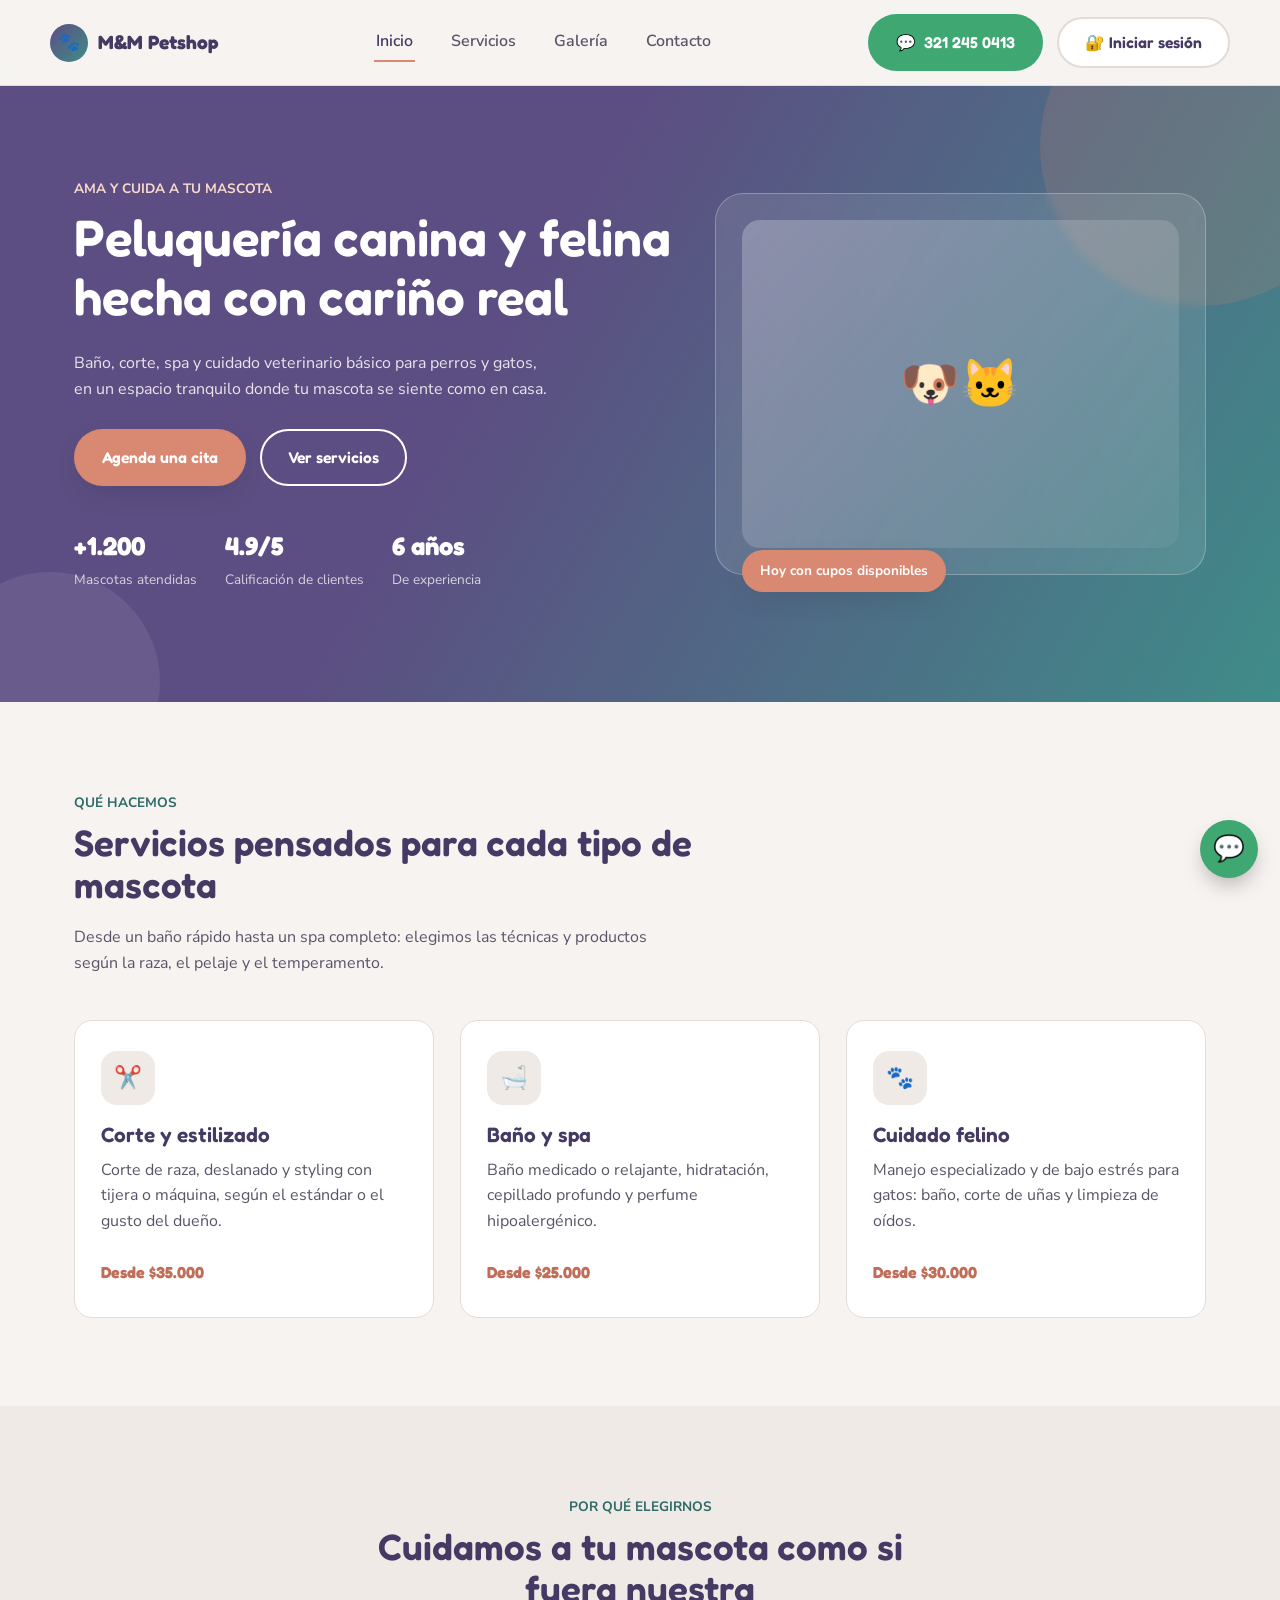
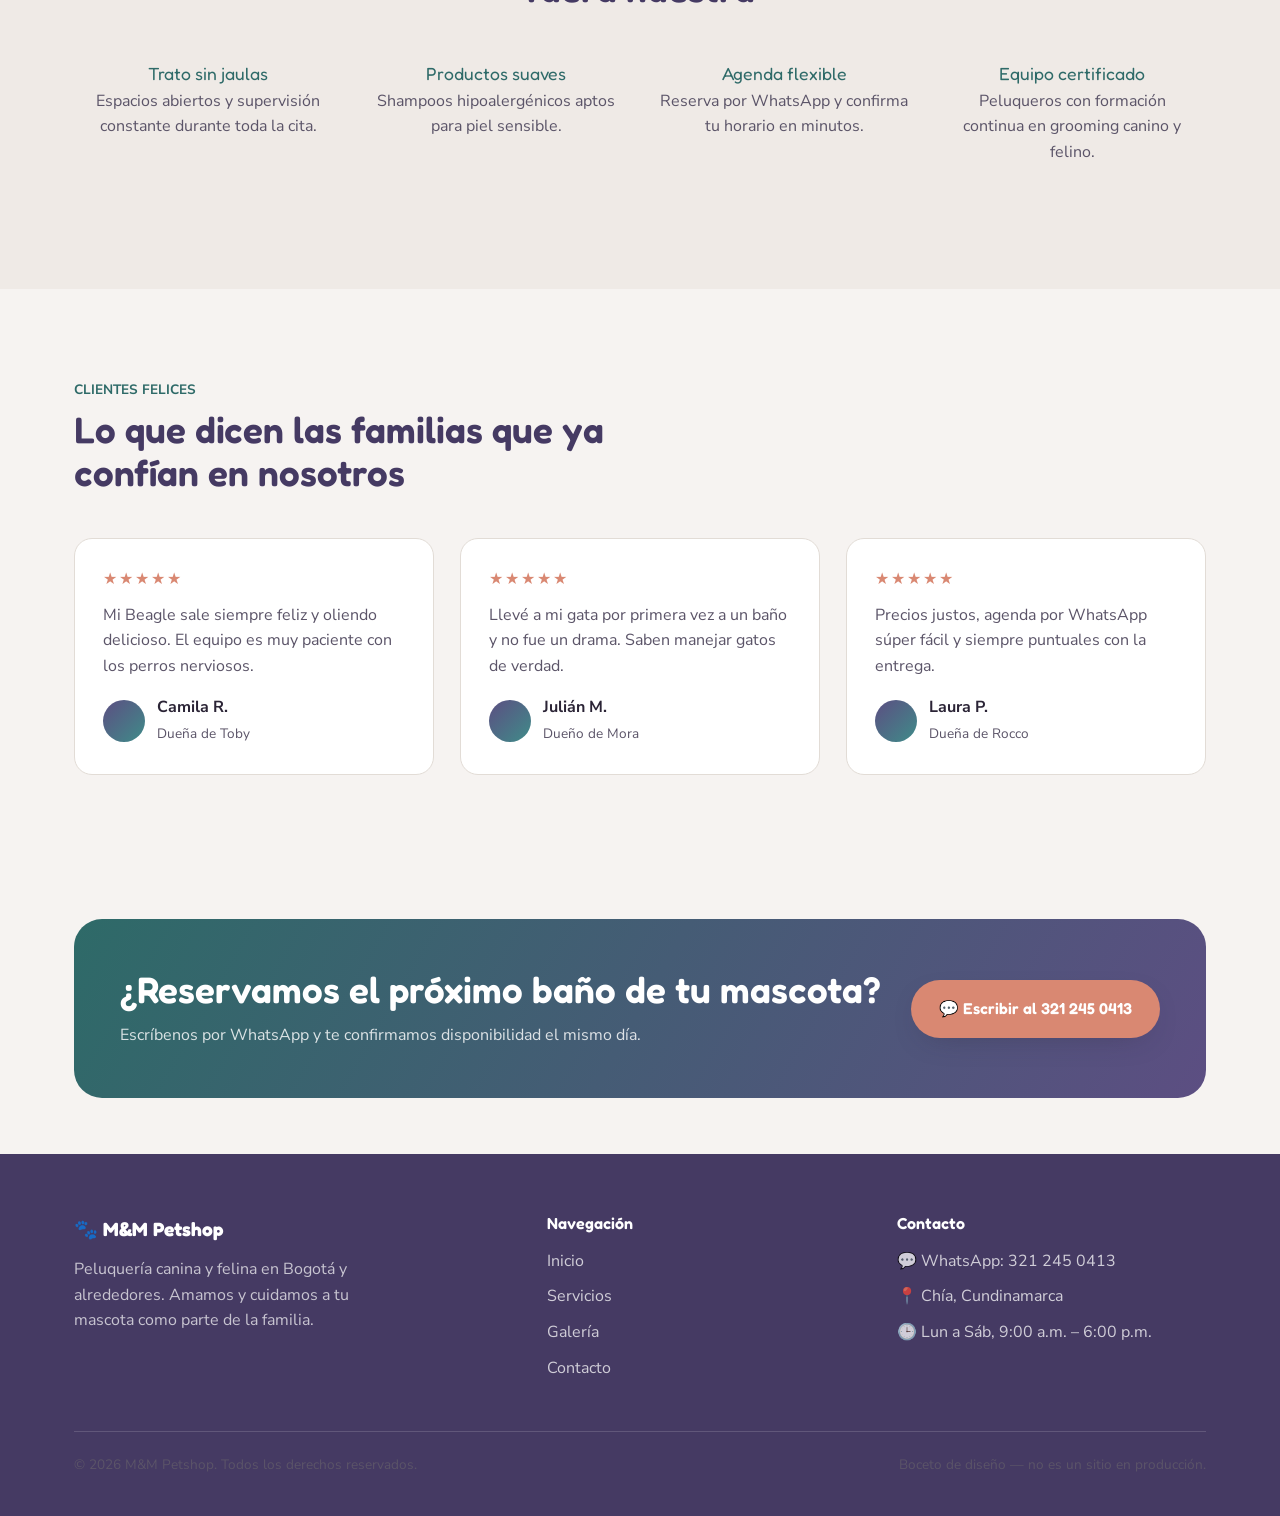
<file: file main/index.html>
<!DOCTYPE html>
<html lang="es">
<head>
  <meta charset="UTF-8">
  <meta name="viewport" content="width=device-width, initial-scale=1, shrink-to-fit=no">
  <meta name="description" content="M&M Petshop — peluquería canina y felina. Ama y cuida a tu mascota.">
  <title>M&M Petshop | Peluquería Canina y Felina</title>
  <link rel="preconnect" href="https://fonts.gstatic.com">
  <link href="https://fonts.googleapis.com/css2?family=Fredoka:wght@500;600;700&family=Nunito+Sans:wght@400;600;700;800&display=swap" rel="stylesheet">
  <link rel="stylesheet" href="style.css">

  <!-- =========================================================
       Estilos exclusivos de esta página para el login y los
       paneles (admin / cliente). No se tocó assets/css/style.css
       para no afectar servicios.html, galeria.html ni contacto.html.
       ========================================================= -->
  <style>
    :root{
      /* Acentos "intermedios": misma base del sitio, un poco más vivos
         solo dentro de login/paneles, para diferenciarlos del resto. */
      --app-teal: #35A79A;
      --app-plum: #6653A0;
      --app-coral: #E37A5E;
      --app-mint: #D7F0E6;
      --app-lav: #E7E0F4;
      --app-peach: #FBE3CE;
    }

    /* ---------- control de pantallas (home / login / admin / cliente) ---------- */
    .screen{ display:none; }
    .screen.active{ display:block; }
    #btn-logout{ display:none; }
    body.is-authed #btn-login{ display:none; }
    body.is-authed #btn-logout{ display:inline-flex; }

    /* Punto 3 del checklist: el nav público no debe verse fuera de la home */
    body.is-app-screen .nav-links,
    body.is-app-screen .nav-toggle,
    body.is-app-screen .btn--wsp{ display:none; }

    /* ================= LOGIN ================= */
    .auth-wrap{
      min-height:calc(100vh - 74px);
      display:flex; align-items:center; justify-content:center;
      background: radial-gradient(circle at 15% 15%, rgba(102,83,160,.10), transparent 45%),
                  radial-gradient(circle at 85% 85%, rgba(53,167,154,.12), transparent 45%),
                  var(--cream);
      padding:60px 20px;
    }
    .auth-card{
      width:100%; max-width:420px;
      background:var(--white);
      border:1px solid var(--line);
      border-radius:var(--radius-lg);
      box-shadow:var(--shadow-soft);
      padding:38px 34px;
    }
    .auth-head{ text-align:center; margin-bottom:24px; }
    .auth-head .bone{
      width:52px;height:52px;border-radius:50%;
      background:linear-gradient(135deg, var(--app-plum), var(--app-teal));
      color:#fff; display:flex; align-items:center; justify-content:center;
      font-size:1.4rem; margin:0 auto 14px;
    }
    .auth-head h2{ margin-bottom:.25em; }
    .auth-head p{ font-size:.9rem; }
    .captcha-field{ margin-bottom:6px; }
    .captcha-row{
      display:flex; align-items:center; justify-content:space-between;
      background:var(--cream-soft); border:1px solid var(--line); border-radius:var(--radius-sm);
      padding:10px 14px; margin-bottom:8px;
    }
    .captcha-question{ font-family:var(--font-display); font-weight:600; color:var(--plum-dark); letter-spacing:.5px; }
    .captcha-refresh{
      border:none; background:transparent; cursor:pointer; font-size:1.1rem; color:var(--teal-dark);
      line-height:1;
    }
    #login-error{ min-height:1.2em; margin:4px 0 10px; }
    .auth-demo{
      margin-top:18px; background:var(--app-lav); border-radius:var(--radius-sm);
      padding:14px 16px; font-size:.78rem; color:var(--ink-soft);
    }
    .auth-demo p{ margin:0 0 6px; color:var(--ink); font-size:.78rem; }
    .auth-demo ul{ margin:0; padding-left:0; }
    .auth-demo li{ list-style:none; margin-bottom:4px; }
    .auth-demo code{ background:rgba(255,255,255,.7); padding:1px 6px; border-radius:6px; }
    .auth-back{
      display:block; text-align:center; margin-top:18px; font-size:.85rem; font-weight:700;
      color:var(--teal-dark);
    }

    /* El panel admin (CSS, HTML y JS) ahora vive completo en panel_admin.html */

    /* ================= PANEL CLIENTE ================= */
    .client-top{
      display:flex; justify-content:space-between; align-items:center;
      padding:16px 24px; background:var(--white); border-bottom:1px solid var(--line);
    }
    .client-top-left{ font-family:var(--font-display); font-weight:700; color:var(--plum-dark); }
    .client-shell{ min-height:100vh; background:var(--cream); padding-bottom:60px; }
    .pet-header{
      display:flex; align-items:center; gap:18px;
      background:linear-gradient(120deg, var(--app-plum), var(--app-teal));
      color:#fff; border-radius:var(--radius-lg); padding:26px 30px; margin:30px 0 22px;
    }
    .pet-avatar{
      width:64px; height:64px; border-radius:50%; background:rgba(255,255,255,.2);
      display:flex; align-items:center; justify-content:center; font-size:2rem; flex-shrink:0;
    }
    .pet-header h2{ color:#fff; margin-bottom:.15em; }
    .pet-header p{ color:rgba(255,255,255,.85); margin:0; }
    .pet-stats{ display:grid; grid-template-columns:repeat(3,1fr); gap:16px; margin-bottom:30px; }
    .pstat{ background:var(--white); border:1px solid var(--line); border-radius:16px; padding:18px; text-align:center; }
    .pstat .n{ font-family:var(--font-display); font-size:1.3rem; font-weight:700; color:var(--plum-dark); }
    .pstat .l{ font-size:.78rem; color:var(--ink-soft); font-weight:700; margin-top:2px; }
    .pet-grid{ display:grid; grid-template-columns:1.4fr 1fr; gap:24px; align-items:start; }
    .pet-grid h3{ margin-bottom:16px; }

    .timeline{ display:flex; flex-direction:column; gap:14px; }
    .tl-item{
      background:var(--white); border:1px solid var(--line); border-radius:16px; padding:16px 18px;
      position:relative; padding-left:22px;
    }
    .tl-item::before{
      content:""; position:absolute; left:0; top:22px; width:10px; height:10px; border-radius:50%;
      background:var(--app-coral);
    }
    .tl-date{ font-size:.75rem; font-weight:700; color:var(--teal-dark); margin-bottom:4px; }
    .tl-service{ font-weight:700; font-family:var(--font-display); font-size:.98rem; margin-bottom:2px; }
    .tl-meta{ font-size:.8rem; color:var(--ink-soft); margin-bottom:6px; }
    .tl-meds{ display:flex; gap:6px; flex-wrap:wrap; }
    .tl-med-tag{
      font-size:.72rem; font-weight:700; background:var(--app-peach); color:#8A4A24;
      padding:3px 9px; border-radius:999px;
    }
    .tl-empty{ color:var(--ink-soft); font-size:.85rem; }

    .meds-list{ display:flex; flex-direction:column; gap:12px; }
    .med-card{
      background:var(--white); border:1px solid var(--line); border-radius:14px; padding:14px 16px;
      display:flex; gap:12px; align-items:flex-start;
    }
    .med-card .ic{ font-size:1.2rem; }
    .med-card .name{ font-weight:700; font-size:.88rem; }
    .med-card .meta{ font-size:.75rem; color:var(--ink-soft); }
  </style>
</head>
<body>

  <!-- ===== Header ===== -->
  <header class="site-header">
    <div class="container nav">
      <a href="index.html" class="brand"><span class="bone">🐾</span> M&amp;M Petshop</a>
      <nav class="nav-links" id="nav-links">
        <a href="index.html" class="active">Inicio</a>
        <a href="servicios.html">Servicios</a>
        <a href="galeria.html">Galería</a>
        <a href="contacto.html">Contacto</a>
      </nav>
      <div class="nav-cta">
        <a class="btn btn--wsp" href="https://wa.me/573212450413" target="_blank" rel="noopener">
          <span>💬</span> 321 245 0413
        </a>
        <button id="btn-login" class="btn btn--ghost" type="button">🔐 Iniciar sesión</button>
        <button id="btn-logout" class="btn btn--ghost" type="button">↩ Cerrar sesión</button>
        <button class="nav-toggle" aria-label="Abrir menú" aria-expanded="false">☰</button>
      </div>
    </div>
  </header>

  <!-- ===== Pantalla: sitio público ===== -->
  <div id="screen-home" class="screen active">

  <!-- ===== Hero ===== -->
  <section class="hero">
    <div class="container hero-grid">
      <div class="hero-text">
        <span class="eyebrow">AMA Y CUIDA A TU MASCOTA</span>
        <h1>Peluquería canina y felina hecha con cariño real</h1>
        <p>Baño, corte, spa y cuidado veterinario básico para perros y gatos, en un espacio tranquilo donde tu mascota se siente como en casa.</p>
        <div class="hero-actions">
          <a href="contacto.html" class="btn btn--coral">Agenda una cita</a>
          <a href="servicios.html" class="btn btn--outline">Ver servicios</a>
        </div>
        <div class="hero-stats">
          <div><strong>+1.200</strong><span>Mascotas atendidas</span></div>
          <div><strong>4.9/5</strong><span>Calificación de clientes</span></div>
          <div><strong>6 años</strong><span>De experiencia</span></div>
        </div>
      </div>
      <div class="hero-card">
        <div class="thumb" style="aspect-ratio:4/3;border-radius:18px;background:linear-gradient(135deg, rgba(255,255,255,.25), rgba(255,255,255,.05));display:flex;align-items:center;justify-content:center;font-size:3rem;">🐶🐱</div>
        <span class="badge">Hoy con cupos disponibles</span>
      </div>
    </div>
  </section>

  <!-- ===== Servicios destacados ===== -->
  <section class="section">
    <div class="container">
      <div class="section-head">
        <span class="eyebrow">QUÉ HACEMOS</span>
        <h2>Servicios pensados para cada tipo de mascota</h2>
        <p>Desde un baño rápido hasta un spa completo: elegimos las técnicas y productos según la raza, el pelaje y el temperamento.</p>
      </div>
      <div class="grid grid--3">
        <div class="card reveal">
          <div class="icon-wrap">✂️</div>
          <h3>Corte y estilizado</h3>
          <p>Corte de raza, deslanado y styling con tijera o máquina, según el estándar o el gusto del dueño.</p>
          <span class="price">Desde $35.000</span>
        </div>
        <div class="card reveal">
          <div class="icon-wrap">🛁</div>
          <h3>Baño y spa</h3>
          <p>Baño medicado o relajante, hidratación, cepillado profundo y perfume hipoalergénico.</p>
          <span class="price">Desde $25.000</span>
        </div>
        <div class="card reveal">
          <div class="icon-wrap">🐾</div>
          <h3>Cuidado felino</h3>
          <p>Manejo especializado y de bajo estrés para gatos: baño, corte de uñas y limpieza de oídos.</p>
          <span class="price">Desde $30.000</span>
        </div>
      </div>
    </div>
  </section>

  <!-- ===== Por qué elegirnos ===== -->
  <section class="section section--soft">
    <div class="container">
      <div class="section-head section-head--center" style="margin-bottom:30px;">
        <span class="eyebrow">POR QUÉ ELEGIRNOS</span>
        <h2>Cuidamos a tu mascota como si fuera nuestra</h2>
      </div>
      <div class="why-strip">
        <div class="item reveal">
          <div class="num">Trato sin jaulas</div>
          <p>Espacios abiertos y supervisión constante durante toda la cita.</p>
        </div>
        <div class="item reveal">
          <div class="num">Productos suaves</div>
          <p>Shampoos hipoalergénicos aptos para piel sensible.</p>
        </div>
        <div class="item reveal">
          <div class="num">Agenda flexible</div>
          <p>Reserva por WhatsApp y confirma tu horario en minutos.</p>
        </div>
        <div class="item reveal">
          <div class="num">Equipo certificado</div>
          <p>Peluqueros con formación continua en grooming canino y felino.</p>
        </div>
      </div>
    </div>
  </section>

  <!-- ===== Testimonios ===== -->
  <section class="section">
    <div class="container">
      <div class="section-head">
        <span class="eyebrow">CLIENTES FELICES</span>
        <h2>Lo que dicen las familias que ya confían en nosotros</h2>
      </div>
      <div class="grid grid--3">
        <div class="testimonial reveal">
          <div class="stars">★★★★★</div>
          <p>Mi Beagle sale siempre feliz y oliendo delicioso. El equipo es muy paciente con los perros nerviosos.</p>
          <div class="who"><div class="avatar"></div><div><strong>Camila R.</strong><br><span style="font-size:.85rem;color:var(--ink-soft)">Dueña de Toby</span></div></div>
        </div>
        <div class="testimonial reveal">
          <div class="stars">★★★★★</div>
          <p>Llevé a mi gata por primera vez a un baño y no fue un drama. Saben manejar gatos de verdad.</p>
          <div class="who"><div class="avatar"></div><div><strong>Julián M.</strong><br><span style="font-size:.85rem;color:var(--ink-soft)">Dueño de Mora</span></div></div>
        </div>
        <div class="testimonial reveal">
          <div class="stars">★★★★★</div>
          <p>Precios justos, agenda por WhatsApp súper fácil y siempre puntuales con la entrega.</p>
          <div class="who"><div class="avatar"></div><div><strong>Laura P.</strong><br><span style="font-size:.85rem;color:var(--ink-soft)">Dueña de Rocco</span></div></div>
        </div>
      </div>
    </div>
  </section>

  <!-- ===== CTA final ===== -->
  <section class="section--tight">
    <div class="container">
      <div class="cta-band reveal">
        <div>
          <h2>¿Reservamos el próximo baño de tu mascota?</h2>
          <p>Escríbenos por WhatsApp y te confirmamos disponibilidad el mismo día.</p>
        </div>
        <a class="btn btn--coral" href="https://wa.me/573212450413" target="_blank" rel="noopener">💬 Escribir al 321 245 0413</a>
      </div>
    </div>
  </section>

  <!-- ===== Footer ===== -->
  <footer class="site-footer">
    <div class="container">
      <div class="footer-grid">
        <div>
          <div class="brand">🐾 M&amp;M Petshop</div>
          <p style="color:rgba(255,255,255,.7);max-width:320px;">Peluquería canina y felina en Bogotá y alrededores. Amamos y cuidamos a tu mascota como parte de la familia.</p>
        </div>
        <div>
          <h4>Navegación</h4>
          <ul>
            <li><a href="index.html">Inicio</a></li>
            <li><a href="servicios.html">Servicios</a></li>
            <li><a href="galeria.html">Galería</a></li>
            <li><a href="contacto.html">Contacto</a></li>
          </ul>
        </div>
        <div>
          <h4>Contacto</h4>
          <ul>
            <li>💬 WhatsApp: 321 245 0413</li>
            <li>📍 Chía, Cundinamarca</li>
            <li>🕒 Lun a Sáb, 9:00 a.m. – 6:00 p.m.</li>
          </ul>
        </div>
      </div>
      <div class="footer-bottom">
        <p>© <span id="year"></span> M&amp;M Petshop. Todos los derechos reservados.</p>
        <p>Boceto de diseño — no es un sitio en producción.</p>
      </div>
    </div>
  </footer>

  <a class="wsp-float" href="https://wa.me/573212450413" target="_blank" rel="noopener" aria-label="Escribir por WhatsApp">💬</a>

  </div>
  <!-- ===== Fin pantalla: sitio público ===== -->

  <!-- ===== Pantalla: login ===== -->
  <div id="screen-login" class="screen">
    <div class="auth-wrap">
      <div class="auth-card reveal is-visible">
        <div class="auth-head">
          <span class="bone">🐾</span>
          <h2>Ingresa a tu cuenta</h2>
          <p>Como administrador gestionas el negocio. Como cliente ves el historial de tu mascota.</p>
        </div>
        <form id="login-form" novalidate>
          <div class="field" style="margin-bottom:14px;">
            <label for="login-user">Usuario</label>
            <input type="text" id="login-user" autocomplete="username" placeholder="Tu usuario">
          </div>
          <div class="field" style="margin-bottom:14px;">
            <label for="login-pass">Contraseña</label>
            <input type="password" id="login-pass" autocomplete="current-password" placeholder="••••••••">
          </div>
          <div class="field captcha-field">
            <label for="login-captcha">Verificación de seguridad</label>
            <div class="captcha-row">
              <span class="captcha-question" id="captcha-question">? + ? = ?</span>
              <button type="button" class="captcha-refresh" id="captcha-refresh" title="Generar otra pregunta" aria-label="Generar otra pregunta">↻</button>
            </div>
            <input type="text" id="login-captcha" inputmode="numeric" placeholder="Escribe el resultado">
          </div>
          <p id="login-error" class="form-note err" role="alert" aria-live="polite"></p>
          <button type="submit" class="btn btn--coral" style="width:100%;justify-content:center;">Iniciar sesión</button>
        </form>
        <div class="auth-demo">
          <p><strong>Cuentas de prueba</strong> — este login es un boceto, todavía sin servidor real:</p>
          <ul>
            <li>🛠️ Desarrollador → usuario <code>admin</code> · contraseña <code>petshop2026</code></li>
            <li>💼 Dueño del negocio → usuario <code>dueno</code> · contraseña <code>negocio2026</code></li>
            <li>✂️ Peluquero (Camila) → usuario <code>camila</code> · contraseña <code>peluqueria2026</code></li>
            <li>🐶 Cliente (Rocky) → usuario <code>edward</code> · contraseña <code>rocky123</code></li>
            <li>🐱 Cliente (Michi) → usuario <code>laura</code> · contraseña <code>michi123</code></li>
          </ul>
        </div>
        <a href="#" id="back-home-from-login" class="auth-back">← Volver al inicio</a>
      </div>
    </div>
  </div>
  <!-- ===== Fin pantalla: login ===== -->

  <!-- ===== Pantalla: panel cliente ===== -->
  <div id="screen-client" class="screen">
    <div class="client-shell">
      <div class="client-top">
        <div class="client-top-left">🐾 M&amp;M Petshop</div>
        <button id="client-logout" class="btn btn--ghost" type="button">Cerrar sesión</button>
      </div>
      <div class="container">
        <div class="pet-header reveal is-visible">
          <div class="pet-avatar" id="pet-avatar">🐶</div>
          <div>
            <h2 id="pet-name">—</h2>
            <p id="pet-meta">—</p>
          </div>
        </div>

        <div class="pet-stats">
          <div class="pstat"><div class="n" id="stat-visits">—</div><div class="l">Visitas totales</div></div>
          <div class="pstat"><div class="n" id="stat-last">—</div><div class="l">Última visita</div></div>
          <div class="pstat"><div class="n" id="stat-next">—</div><div class="l">Próxima cita</div></div>
        </div>

        <div class="pet-grid">
          <div>
            <h3>Historial de citas</h3>
            <div id="pet-timeline" class="timeline"><!-- generado por JS --></div>
          </div>
          <div>
            <h3>Medicamentos recetados</h3>
            <div id="pet-meds" class="meds-list"><!-- generado por JS --></div>
          </div>
        </div>
      </div>
    </div>
  </div>
  <!-- ===== Fin pantalla: panel cliente ===== -->

  <script src="main.js"></script>
  <script src="reglas.js"></script>

  <!-- =========================================================
       Login + paneles (admin / cliente) — solo en esta página.
       "Base de datos" provisional en JSON embebido: en producción
       esto se reemplaza por llamadas a un backend/API real.
       ========================================================= -->
  <script>
  (function () {

    /* ---------- Base de datos provisional (JSON externo + localStorage) ----------
       La primera vez se siembra desde data.json y se guarda en localStorage bajo
       la llave STORAGE_KEY. panel_admin.html lee y escribe ese mismo almacén, así
       que cualquier cambio que haga el admin (servicios, empleados, citas,
       medicamentos, perfil del negocio) se refleja aquí sin tocar este archivo.
       En producción, loadDB()/saveDB() se reemplazan por llamadas a un backend
       real, sin tocar el resto de la lógica de login ni de los paneles. */
    var STORAGE_KEY = "mm_petshop_db";
    var DB = null;

    function loadDB() {
      var cached = null;
      try { cached = localStorage.getItem(STORAGE_KEY); } catch (e) { cached = null; }

      if (cached) {
        try {
          DB = JSON.parse(cached);
          if (MMRules.migrar(DB)) { try { localStorage.setItem(STORAGE_KEY, JSON.stringify(DB)); } catch (e) {} }
          setLoginEnabled(true);
          return Promise.resolve();
        } catch (e) { /* si el JSON guardado está corrupto, se vuelve a sembrar abajo */ }
      }

      return fetch("data.json")
        .then(function (res) {
          if (!res.ok) throw new Error("HTTP " + res.status);
          return res.json();
        })
        .then(function (json) {
          DB = json;
          MMRules.migrar(DB);
          try { localStorage.setItem(STORAGE_KEY, JSON.stringify(DB)); } catch (e) { /* modo privado, etc. */ }
          setLoginEnabled(true);
        })
        .catch(function (err) {
          console.error("No se pudo cargar data.json:", err);
          showLoginError(
            "No se pudo cargar la base de datos (data.json). Si abriste el archivo con doble clic, " +
            "los navegadores bloquean esa carga por seguridad. Sirve la carpeta con un servidor local, " +
            "por ejemplo: \"python3 -m http.server\" y abre http://localhost:8000/index.html"
          );
          setLoginEnabled(false);
        });
    }

    function setLoginEnabled(enabled) {
      var submitBtn = loginForm ? loginForm.querySelector("button[type=submit]") : null;
      if (submitBtn) submitBtn.disabled = !enabled;
      if (userInput) userInput.disabled = !enabled;
      if (passInput) passInput.disabled = !enabled;
      if (captchaInput) captchaInput.disabled = !enabled;
    }

    /* ---------- Elementos ---------- */
    var body = document.body;
    var btnLogin = document.getElementById("btn-login");
    var btnLogout = document.getElementById("btn-logout");
    var backHome = document.getElementById("back-home-from-login");

    var loginForm = document.getElementById("login-form");
    var userInput = document.getElementById("login-user");
    var passInput = document.getElementById("login-pass");
    var captchaInput = document.getElementById("login-captcha");
    var captchaQuestion = document.getElementById("captcha-question");
    var captchaRefresh = document.getElementById("captcha-refresh");
    var loginError = document.getElementById("login-error");

    var clientLogout = document.getElementById("client-logout");

    var captchaAnswer = 0;
    var SESSION_KEY = "mm_session";

    var PANEL_BY_ROLE = { desarrollador: "panel_admin.html", dueno: "panel_dueno.html", empleado: "panel_empleado.html" };

    /* ---------- Continuar sesión si ya había una activa ---------- */
    var existingSession = null;
    try { existingSession = JSON.parse(sessionStorage.getItem(SESSION_KEY)); } catch (e) { existingSession = null; }
    if (existingSession && PANEL_BY_ROLE[existingSession.role]) {
      window.location.href = PANEL_BY_ROLE[existingSession.role];
      return;
    }

    /* ---------- Navegación entre pantallas ---------- */
    function showScreen(id) {
      document.querySelectorAll(".screen").forEach(function (el) {
        el.classList.remove("active");
      });
      document.getElementById(id).classList.add("active");
      // El menú público (Inicio/Servicios/Galería/Contacto) solo tiene sentido
      // en la pantalla de inicio; en login o en el panel del cliente se oculta
      // para que no se vea de fondo ni interfiera con la navegación del panel.
      body.classList.toggle("is-app-screen", id !== "screen-home");
      window.scrollTo({ top: 0, behavior: "instant" in window ? "instant" : "auto" });
    }

    if (btnLogin) {
      btnLogin.addEventListener("click", function () {
        generateCaptcha();
        showScreen("screen-login");
      });
    }
    if (backHome) {
      backHome.addEventListener("click", function (e) {
        e.preventDefault();
        showScreen("screen-home");
      });
    }
    function logout() {
      body.classList.remove("is-authed");
      try { sessionStorage.removeItem(SESSION_KEY); } catch (e) {}
      loginForm.reset();
      showScreen("screen-home");
    }
    if (btnLogout) btnLogout.addEventListener("click", logout);
    if (clientLogout) clientLogout.addEventListener("click", logout);

    /* ---------- Captcha (pregunta matemática simple) ---------- */
    function generateCaptcha() {
      var a = Math.floor(Math.random() * 8) + 1;
      var b = Math.floor(Math.random() * 8) + 1;
      captchaAnswer = a + b;
      captchaQuestion.textContent = a + " + " + b + " = ?";
      captchaInput.value = "";
    }
    if (captchaRefresh) captchaRefresh.addEventListener("click", generateCaptcha);
    generateCaptcha();

    /* ---------- Carga inicial de la base de datos ---------- */
    setLoginEnabled(false);
    loadDB().then(function () {
      if (existingSession && existingSession.role === "client" && DB) {
        var pet = DB.pets.find(function (p) { return p.id === existingSession.petId; });
        if (pet) {
          body.classList.add("is-authed");
          renderClient(existingSession, pet);
          showScreen("screen-client");
        }
      }
    });

    /* ---------- Envío del login ---------- */
    if (loginForm) {
      loginForm.addEventListener("submit", function (e) {
        e.preventDefault();

        if (!DB) {
          return showLoginError("La base de datos todavía se está cargando, espera un momento.");
        }

        var username = userInput.value.trim();
        var password = passInput.value.trim();
        var captchaValue = parseInt(captchaInput.value.trim(), 10);

        if (!username || !password) {
          return showLoginError("Completa usuario y contraseña.");
        }
        if (isNaN(captchaValue) || captchaValue !== captchaAnswer) {
          showLoginError("La verificación de seguridad no coincide. Intenta de nuevo.");
          generateCaptcha();
          return;
        }

        var user = DB.users.find(function (u) {
          return u.username === username && u.password === password;
        });

        if (!user) {
          showLoginError("Usuario o contraseña incorrectos.");
          generateCaptcha();
          return;
        }

        loginError.textContent = "";

        if (PANEL_BY_ROLE[user.role]) {
          try {
            sessionStorage.setItem(SESSION_KEY, JSON.stringify({ username: user.username, role: user.role, name: user.name, employeeId: user.employeeId }));
          } catch (e) {}
          window.location.href = PANEL_BY_ROLE[user.role];
          return;
        }

        body.classList.add("is-authed");
        try {
          sessionStorage.setItem(SESSION_KEY, JSON.stringify({ username: user.username, role: "client", name: user.name, petId: user.petId }));
        } catch (e) {}
        var pet = DB.pets.find(function (p) { return p.id === user.petId; });
        renderClient(user, pet);
        showScreen("screen-client");

        loginForm.reset();
      });
    }

    function showLoginError(msg) {
      loginError.textContent = msg;
    }

    /* ---------- Render: panel cliente ---------- */
    function renderClient(user, pet) {
      if (!pet) return;

      document.getElementById("pet-avatar").textContent = pet.avatar;
      document.getElementById("pet-name").textContent = pet.name;
      document.getElementById("pet-meta").textContent =
        pet.breed + " · " + pet.age + " · dueño: " + pet.owner;

      var sorted = pet.appointments.slice().sort(function (a, b) {
        return (b.date + (b.time || "")).localeCompare(a.date + (a.time || ""));
      });

      document.getElementById("stat-visits").textContent = pet.appointments.length;
      document.getElementById("stat-last").textContent = sorted.length ? formatDate(sorted[0].date) : "—";
      document.getElementById("stat-next").textContent = pet.nextAppointment ? formatDate(pet.nextAppointment) : "Sin agendar";

      // Línea de tiempo de citas
      var timeline = document.getElementById("pet-timeline");
      timeline.innerHTML = "";
      if (!sorted.length) {
        timeline.innerHTML = '<p class="tl-empty">Todavía no hay citas registradas.</p>';
      }
      sorted.forEach(function (a) {
        var item = document.createElement("div");
        item.className = "tl-item";
        var medsHtml = a.meds.length
          ? '<div class="tl-meds">' + a.meds.map(function (m) { return '<span class="tl-med-tag">💊 ' + m + '</span>'; }).join("") + '</div>'
          : '<div class="tl-meds"><span class="tl-med-tag" style="background:var(--app-mint);color:var(--teal-dark);">Sin medicamentos</span></div>';
        item.innerHTML =
          '<div class="tl-date">' + formatDate(a.date) + (a.time ? " · " + a.time : "") + " · " + escapeHtml(a.estado || "Pendiente") + '</div>' +
          '<div class="tl-service">' + escapeHtml(MMRules.nombreServicio(DB, a)) + '</div>' +
          '<div class="tl-meta">Atendido por <strong>' + escapeHtml(MMRules.nombreEmpleado(DB, a)) + '</strong> — ' + escapeHtml(a.notes || "") + '</div>' +
          medsHtml;
        timeline.appendChild(item);
      });

      // Lista de medicamentos recetados (únicos)
      var medsWrap = document.getElementById("pet-meds");
      medsWrap.innerHTML = "";
      var seen = {};
      var uniqueMeds = [];
      sorted.forEach(function (a) {
        a.meds.forEach(function (m) {
          if (!seen[m]) { seen[m] = true; uniqueMeds.push({ name: m, date: a.date }); }
        });
      });
      if (!uniqueMeds.length) {
        medsWrap.innerHTML = '<p class="tl-empty">Sin medicamentos recetados hasta ahora. 🎉</p>';
      }
      uniqueMeds.forEach(function (m) {
        var card = document.createElement("div");
        card.className = "med-card";
        card.innerHTML =
          '<div class="ic">💊</div>' +
          '<div><div class="name">' + m.name + '</div>' +
          '<div class="meta">Recetado el ' + formatDate(m.date) + '</div></div>';
        medsWrap.appendChild(card);
      });
    }

    function escapeHtml(str) {
      return String(str || "").replace(/[&<>"']/g, function (c) {
        return { "&": "&amp;", "<": "&lt;", ">": "&gt;", '"': "&quot;", "'": "&#39;" }[c];
      });
    }

    function formatDate(isoDate) {
      var d = new Date(isoDate + "T00:00:00");
      return d.toLocaleDateString("es-CO", { day: "2-digit", month: "short", year: "numeric" });
    }

  })();
  </script>
</body>
</html>
</file>
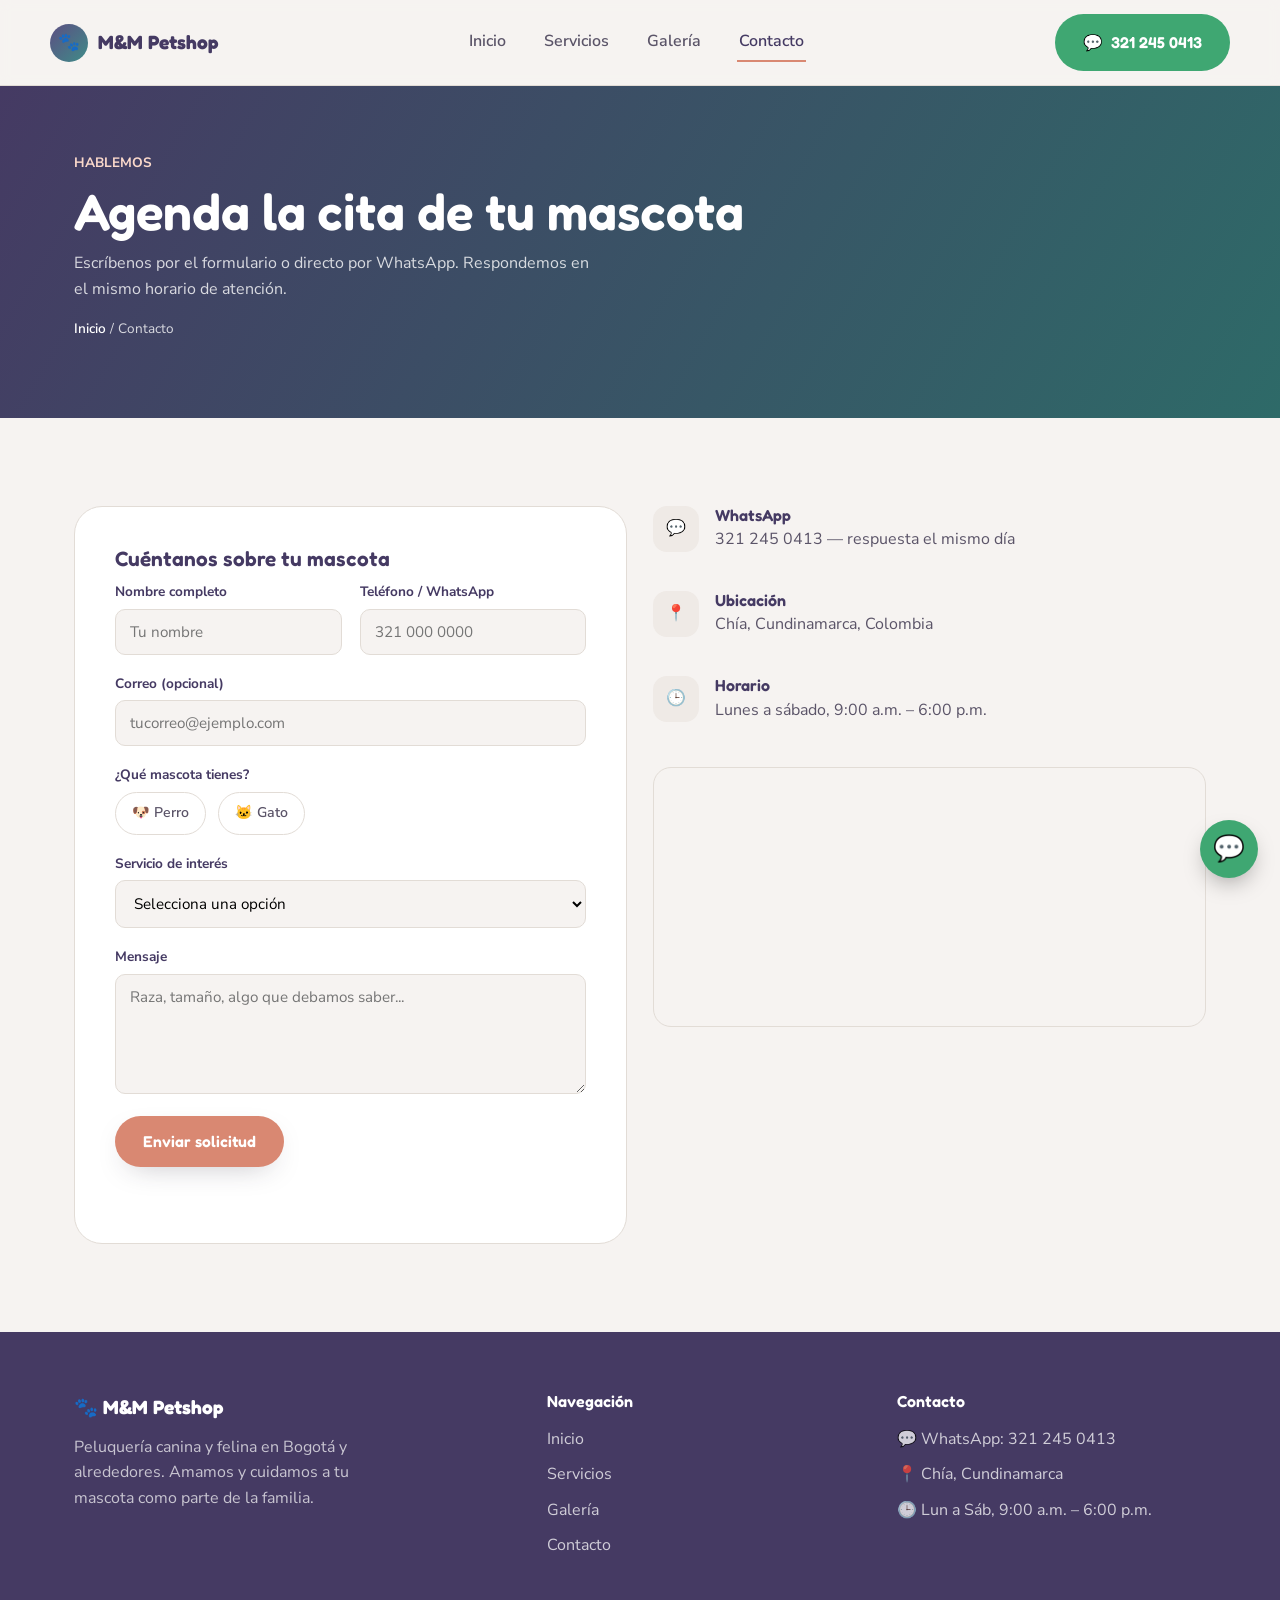
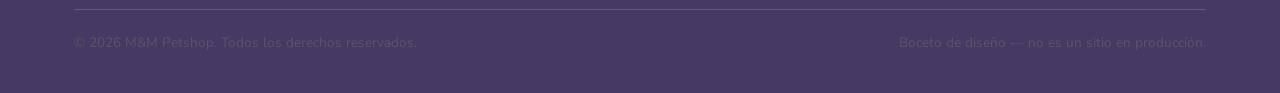
<file: file main/contacto.html>
<!DOCTYPE html>
<html lang="es">
<head>
  <meta charset="UTF-8">
  <meta name="viewport" content="width=device-width, initial-scale=1, shrink-to-fit=no">
  <meta name="description" content="Contacta a M&M Petshop para agendar el baño o corte de tu mascota.">
  <title>Contacto | M&M Petshop</title>
  <link rel="preconnect" href="https://fonts.gstatic.com">
  <link href="https://fonts.googleapis.com/css2?family=Fredoka:wght@500;600;700&family=Nunito+Sans:wght@400;600;700;800&display=swap" rel="stylesheet">
  <link rel="stylesheet" href="style.css">
</head>
<body>

  <header class="site-header">
    <div class="container nav">
      <a href="index.html" class="brand"><span class="bone">🐾</span> M&amp;M Petshop</a>
      <nav class="nav-links" id="nav-links">
        <a href="index.html">Inicio</a>
        <a href="servicios.html">Servicios</a>
        <a href="galeria.html">Galería</a>
        <a href="contacto.html" class="active">Contacto</a>
      </nav>
      <div class="nav-cta">
        <a class="btn btn--wsp" href="https://wa.me/573212450413" target="_blank" rel="noopener"><span>💬</span> 321 245 0413</a>
        <button class="nav-toggle" aria-label="Abrir menú" aria-expanded="false">☰</button>
      </div>
    </div>
  </header>

  <div class="page-head">
    <div class="container">
      <span class="eyebrow">HABLEMOS</span>
      <h1>Agenda la cita de tu mascota</h1>
      <p>Escríbenos por el formulario o directo por WhatsApp. Respondemos en el mismo horario de atención.</p>
      <p class="breadcrumb"><a href="index.html">Inicio</a> / Contacto</p>
    </div>
  </div>

  <section class="section">
    <div class="container">
      <div class="grid grid--2" style="align-items:start;">

        <div class="form-card reveal">
          <h3>Cuéntanos sobre tu mascota</h3>
          <form id="contact-form" novalidate>
            <div class="form-row">
              <div class="field">
                <label for="name">Nombre completo</label>
                <input type="text" id="name" name="name" placeholder="Tu nombre" required>
              </div>
              <div class="field">
                <label for="phone">Teléfono / WhatsApp</label>
                <input type="tel" id="phone" name="phone" placeholder="321 000 0000" required>
              </div>
            </div>

            <div class="field" style="margin-bottom:18px;">
              <label for="email">Correo (opcional)</label>
              <input type="email" id="email" name="email" placeholder="tucorreo@ejemplo.com">
            </div>

            <div class="field" style="margin-bottom:18px;">
              <label>¿Qué mascota tienes?</label>
              <div class="pet-toggle">
                <input type="checkbox" id="pet-dog" name="pet" value="perro">
                <label for="pet-dog">🐶 Perro</label>
                <input type="checkbox" id="pet-cat" name="pet" value="gato">
                <label for="pet-cat">🐱 Gato</label>
              </div>
            </div>

            <div class="field" style="margin-bottom:18px;">
              <label for="service">Servicio de interés</label>
              <select id="service" name="service">
                <option value="">Selecciona una opción</option>
                <option value="bano">Baño básico</option>
                <option value="spa">Spa relajante</option>
                <option value="corte">Corte de raza</option>
                <option value="felino">Peluquería felina</option>
                <option value="otro">Otro / no estoy seguro</option>
              </select>
            </div>

            <div class="field" style="margin-bottom:22px;">
              <label for="message">Mensaje</label>
              <textarea id="message" name="message" placeholder="Raza, tamaño, algo que debamos saber..." required></textarea>
            </div>

            <button type="submit" class="btn btn--coral">Enviar solicitud</button>
            <p id="form-note" class="form-note" role="status" aria-live="polite"></p>
          </form>
        </div>

        <div class="reveal">
          <div class="info-list" style="margin-bottom:28px;">
            <div class="item">
              <div class="ic">💬</div>
              <div>
                <h4 style="margin-bottom:.2em;">WhatsApp</h4>
                <p>321 245 0413 — respuesta el mismo día</p>
              </div>
            </div>
            <div class="item">
              <div class="ic">📍</div>
              <div>
                <h4 style="margin-bottom:.2em;">Ubicación</h4>
                <p>Chía, Cundinamarca, Colombia</p>
              </div>
            </div>
            <div class="item">
              <div class="ic">🕒</div>
              <div>
                <h4 style="margin-bottom:.2em;">Horario</h4>
                <p>Lunes a sábado, 9:00 a.m. – 6:00 p.m.</p>
              </div>
            </div>
          </div>
          <div class="map-frame">
            <iframe src="https://maps.google.com/maps?q=Ch%C3%ADa,+Cundinamarca,+Colombia&t=&z=12&ie=UTF8&iwloc=&output=embed" loading="lazy" allowfullscreen title="Mapa de ubicación M&M Petshop"></iframe>
          </div>
        </div>

      </div>
    </div>
  </section>

  <footer class="site-footer">
    <div class="container">
      <div class="footer-grid">
        <div>
          <div class="brand">🐾 M&amp;M Petshop</div>
          <p style="color:rgba(255,255,255,.7);max-width:320px;">Peluquería canina y felina en Bogotá y alrededores. Amamos y cuidamos a tu mascota como parte de la familia.</p>
        </div>
        <div>
          <h4>Navegación</h4>
          <ul>
            <li><a href="index.html">Inicio</a></li>
            <li><a href="servicios.html">Servicios</a></li>
            <li><a href="galeria.html">Galería</a></li>
            <li><a href="contacto.html">Contacto</a></li>
          </ul>
        </div>
        <div>
          <h4>Contacto</h4>
          <ul>
            <li>💬 WhatsApp: 321 245 0413</li>
            <li>📍 Chía, Cundinamarca</li>
            <li>🕒 Lun a Sáb, 9:00 a.m. – 6:00 p.m.</li>
          </ul>
        </div>
      </div>
      <div class="footer-bottom">
        <p>© <span id="year"></span> M&amp;M Petshop. Todos los derechos reservados.</p>
        <p>Boceto de diseño — no es un sitio en producción.</p>
      </div>
    </div>
  </footer>

  <a class="wsp-float" href="https://wa.me/573212450413" target="_blank" rel="noopener" aria-label="Escribir por WhatsApp">💬</a>

  <script src="main.js"></script>
</body>
</html>
</file>
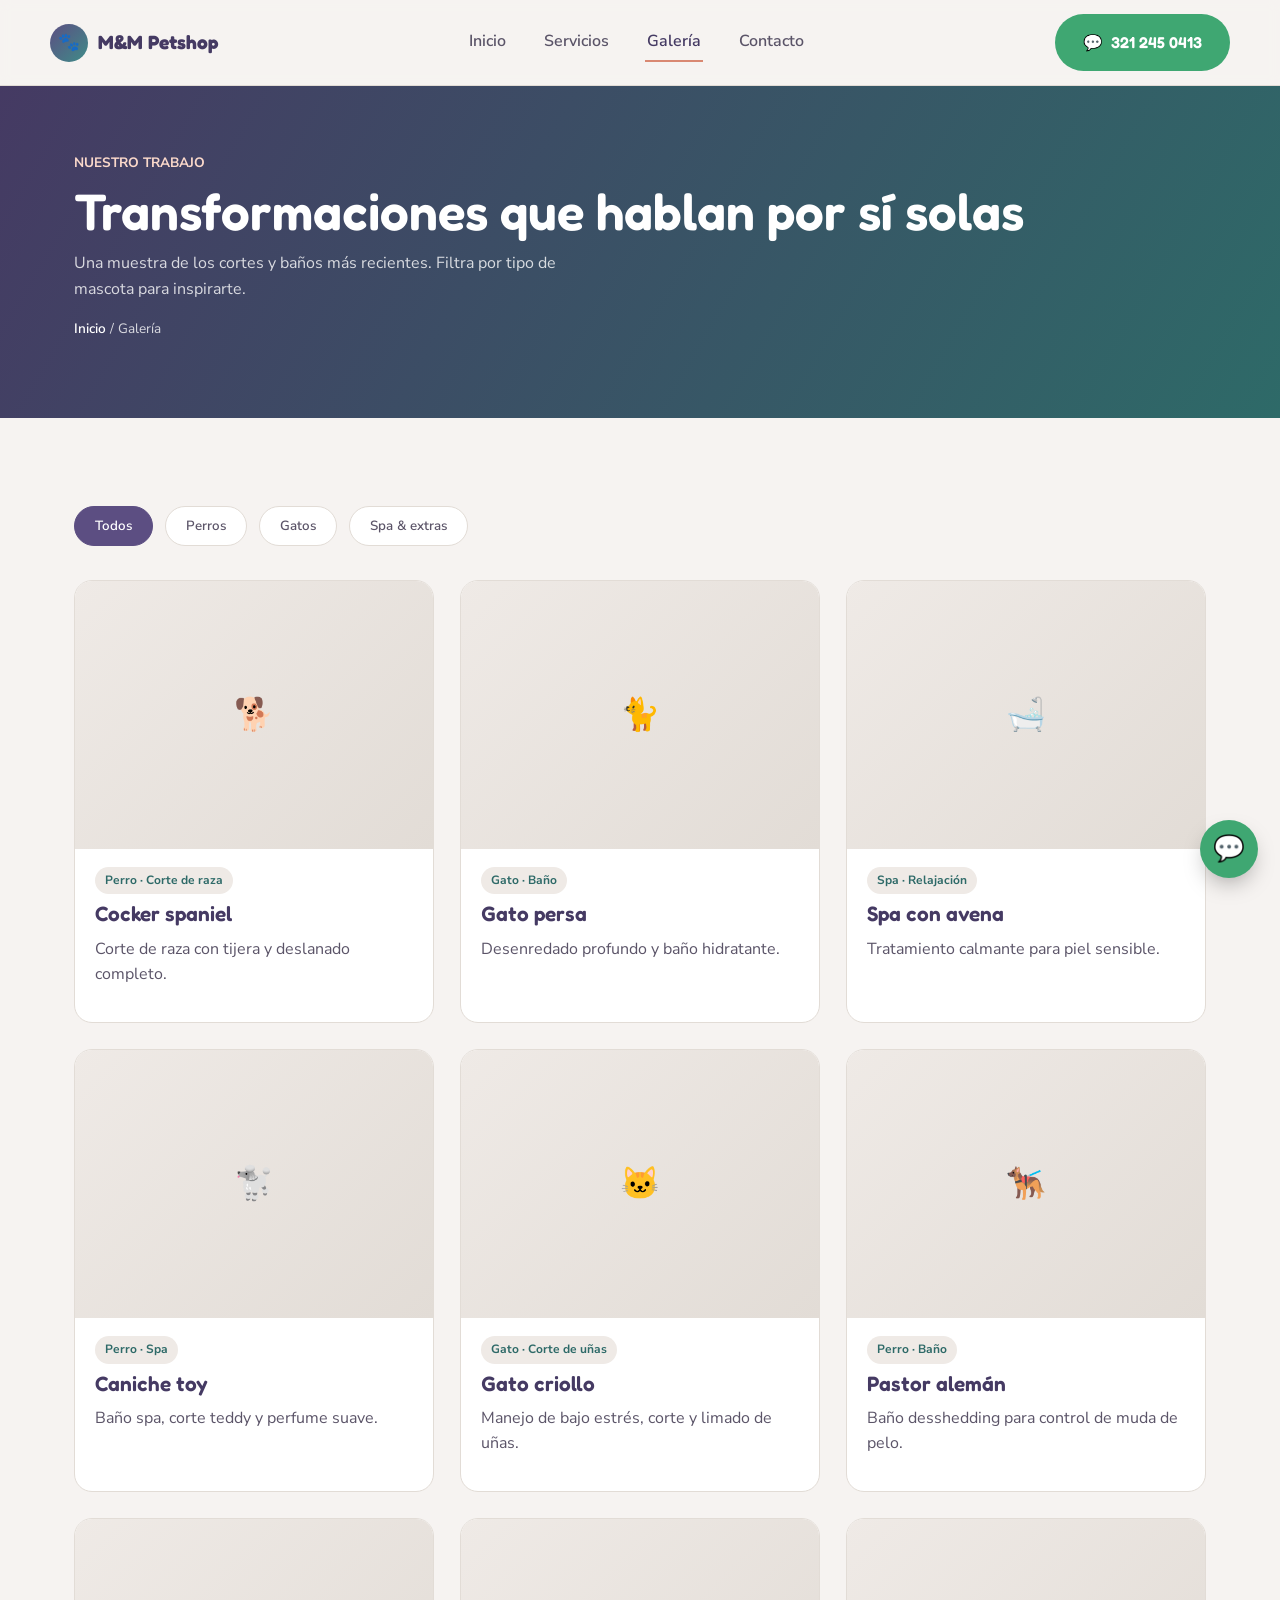
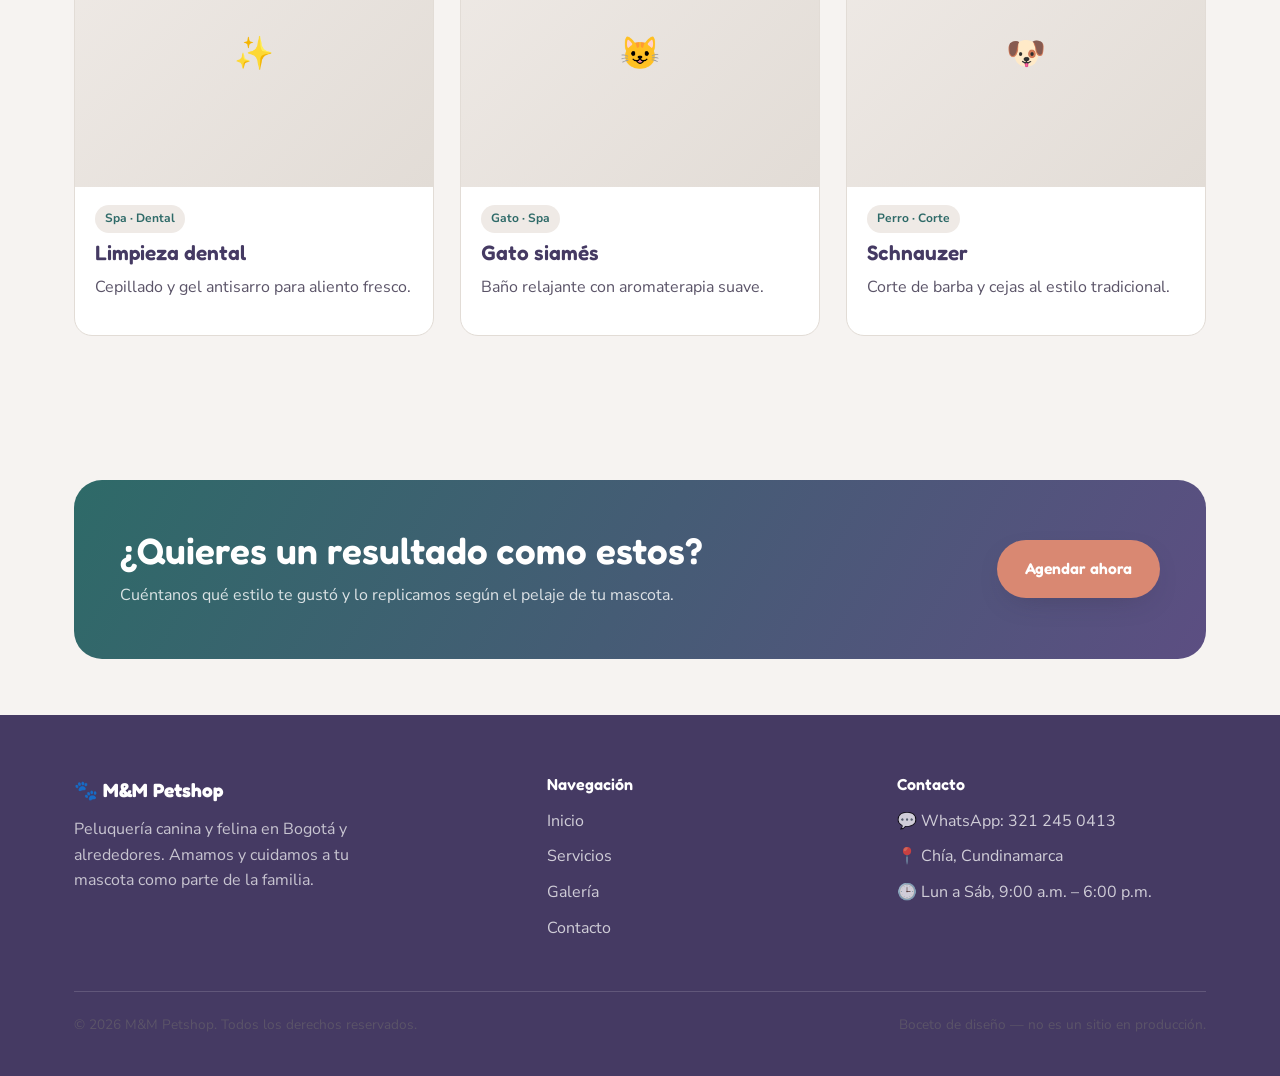
<file: file main/galeria.html>
<!DOCTYPE html>
<html lang="es">
<head>
  <meta charset="UTF-8">
  <meta name="viewport" content="width=device-width, initial-scale=1, shrink-to-fit=no">
  <meta name="description" content="Galería de transformaciones de M&M Petshop: perros y gatos antes y después.">
  <title>Galería | M&M Petshop</title>
  <link rel="preconnect" href="https://fonts.gstatic.com">
  <link href="https://fonts.googleapis.com/css2?family=Fredoka:wght@500;600;700&family=Nunito+Sans:wght@400;600;700;800&display=swap" rel="stylesheet">
  <link rel="stylesheet" href="style.css">
</head>
<body>

  <header class="site-header">
    <div class="container nav">
      <a href="index.html" class="brand"><span class="bone">🐾</span> M&amp;M Petshop</a>
      <nav class="nav-links" id="nav-links">
        <a href="index.html">Inicio</a>
        <a href="servicios.html">Servicios</a>
        <a href="galeria.html" class="active">Galería</a>
        <a href="contacto.html">Contacto</a>
      </nav>
      <div class="nav-cta">
        <a class="btn btn--wsp" href="https://wa.me/573212450413" target="_blank" rel="noopener"><span>💬</span> 321 245 0413</a>
        <button class="nav-toggle" aria-label="Abrir menú" aria-expanded="false">☰</button>
      </div>
    </div>
  </header>

  <div class="page-head">
    <div class="container">
      <span class="eyebrow">NUESTRO TRABAJO</span>
      <h1>Transformaciones que hablan por sí solas</h1>
      <p>Una muestra de los cortes y baños más recientes. Filtra por tipo de mascota para inspirarte.</p>
      <p class="breadcrumb"><a href="index.html">Inicio</a> / Galería</p>
    </div>
  </div>

  <section class="section">
    <div class="container">

      <div class="filters">
        <button class="filter-btn active" data-filter="todos">Todos</button>
        <button class="filter-btn" data-filter="perros">Perros</button>
        <button class="filter-btn" data-filter="gatos">Gatos</button>
        <button class="filter-btn" data-filter="spa">Spa &amp; extras</button>
      </div>

      <div class="grid grid--3">

        <div class="gallery-item reveal" data-category="perros">
          <div class="thumb">🐕</div>
          <div class="info">
            <span class="tag">Perro · Corte de raza</span>
            <h3>Cocker spaniel</h3>
            <p>Corte de raza con tijera y deslanado completo.</p>
          </div>
        </div>

        <div class="gallery-item reveal" data-category="gatos">
          <div class="thumb">🐈</div>
          <div class="info">
            <span class="tag">Gato · Baño</span>
            <h3>Gato persa</h3>
            <p>Desenredado profundo y baño hidratante.</p>
          </div>
        </div>

        <div class="gallery-item reveal" data-category="spa">
          <div class="thumb">🛁</div>
          <div class="info">
            <span class="tag">Spa · Relajación</span>
            <h3>Spa con avena</h3>
            <p>Tratamiento calmante para piel sensible.</p>
          </div>
        </div>

        <div class="gallery-item reveal" data-category="perros">
          <div class="thumb">🐩</div>
          <div class="info">
            <span class="tag">Perro · Spa</span>
            <h3>Caniche toy</h3>
            <p>Baño spa, corte teddy y perfume suave.</p>
          </div>
        </div>

        <div class="gallery-item reveal" data-category="gatos">
          <div class="thumb">🐱</div>
          <div class="info">
            <span class="tag">Gato · Corte de uñas</span>
            <h3>Gato criollo</h3>
            <p>Manejo de bajo estrés, corte y limado de uñas.</p>
          </div>
        </div>

        <div class="gallery-item reveal" data-category="perros">
          <div class="thumb">🐕‍🦺</div>
          <div class="info">
            <span class="tag">Perro · Baño</span>
            <h3>Pastor alemán</h3>
            <p>Baño desshedding para control de muda de pelo.</p>
          </div>
        </div>

        <div class="gallery-item reveal" data-category="spa">
          <div class="thumb">✨</div>
          <div class="info">
            <span class="tag">Spa · Dental</span>
            <h3>Limpieza dental</h3>
            <p>Cepillado y gel antisarro para aliento fresco.</p>
          </div>
        </div>

        <div class="gallery-item reveal" data-category="gatos">
          <div class="thumb">😺</div>
          <div class="info">
            <span class="tag">Gato · Spa</span>
            <h3>Gato siamés</h3>
            <p>Baño relajante con aromaterapia suave.</p>
          </div>
        </div>

        <div class="gallery-item reveal" data-category="perros">
          <div class="thumb">🐶</div>
          <div class="info">
            <span class="tag">Perro · Corte</span>
            <h3>Schnauzer</h3>
            <p>Corte de barba y cejas al estilo tradicional.</p>
          </div>
        </div>

      </div>
    </div>
  </section>

  <section class="section--tight">
    <div class="container">
      <div class="cta-band reveal">
        <div>
          <h2>¿Quieres un resultado como estos?</h2>
          <p>Cuéntanos qué estilo te gustó y lo replicamos según el pelaje de tu mascota.</p>
        </div>
        <a class="btn btn--coral" href="contacto.html">Agendar ahora</a>
      </div>
    </div>
  </section>

  <footer class="site-footer">
    <div class="container">
      <div class="footer-grid">
        <div>
          <div class="brand">🐾 M&amp;M Petshop</div>
          <p style="color:rgba(255,255,255,.7);max-width:320px;">Peluquería canina y felina en Bogotá y alrededores. Amamos y cuidamos a tu mascota como parte de la familia.</p>
        </div>
        <div>
          <h4>Navegación</h4>
          <ul>
            <li><a href="index.html">Inicio</a></li>
            <li><a href="servicios.html">Servicios</a></li>
            <li><a href="galeria.html">Galería</a></li>
            <li><a href="contacto.html">Contacto</a></li>
          </ul>
        </div>
        <div>
          <h4>Contacto</h4>
          <ul>
            <li>💬 WhatsApp: 321 245 0413</li>
            <li>📍 Chía, Cundinamarca</li>
            <li>🕒 Lun a Sáb, 9:00 a.m. – 6:00 p.m.</li>
          </ul>
        </div>
      </div>
      <div class="footer-bottom">
        <p>© <span id="year"></span> M&amp;M Petshop. Todos los derechos reservados.</p>
        <p>Boceto de diseño — no es un sitio en producción.</p>
      </div>
    </div>
  </footer>

  <a class="wsp-float" href="https://wa.me/573212450413" target="_blank" rel="noopener" aria-label="Escribir por WhatsApp">💬</a>

  <script src="main.js"></script>
</body>
</html>
</file>
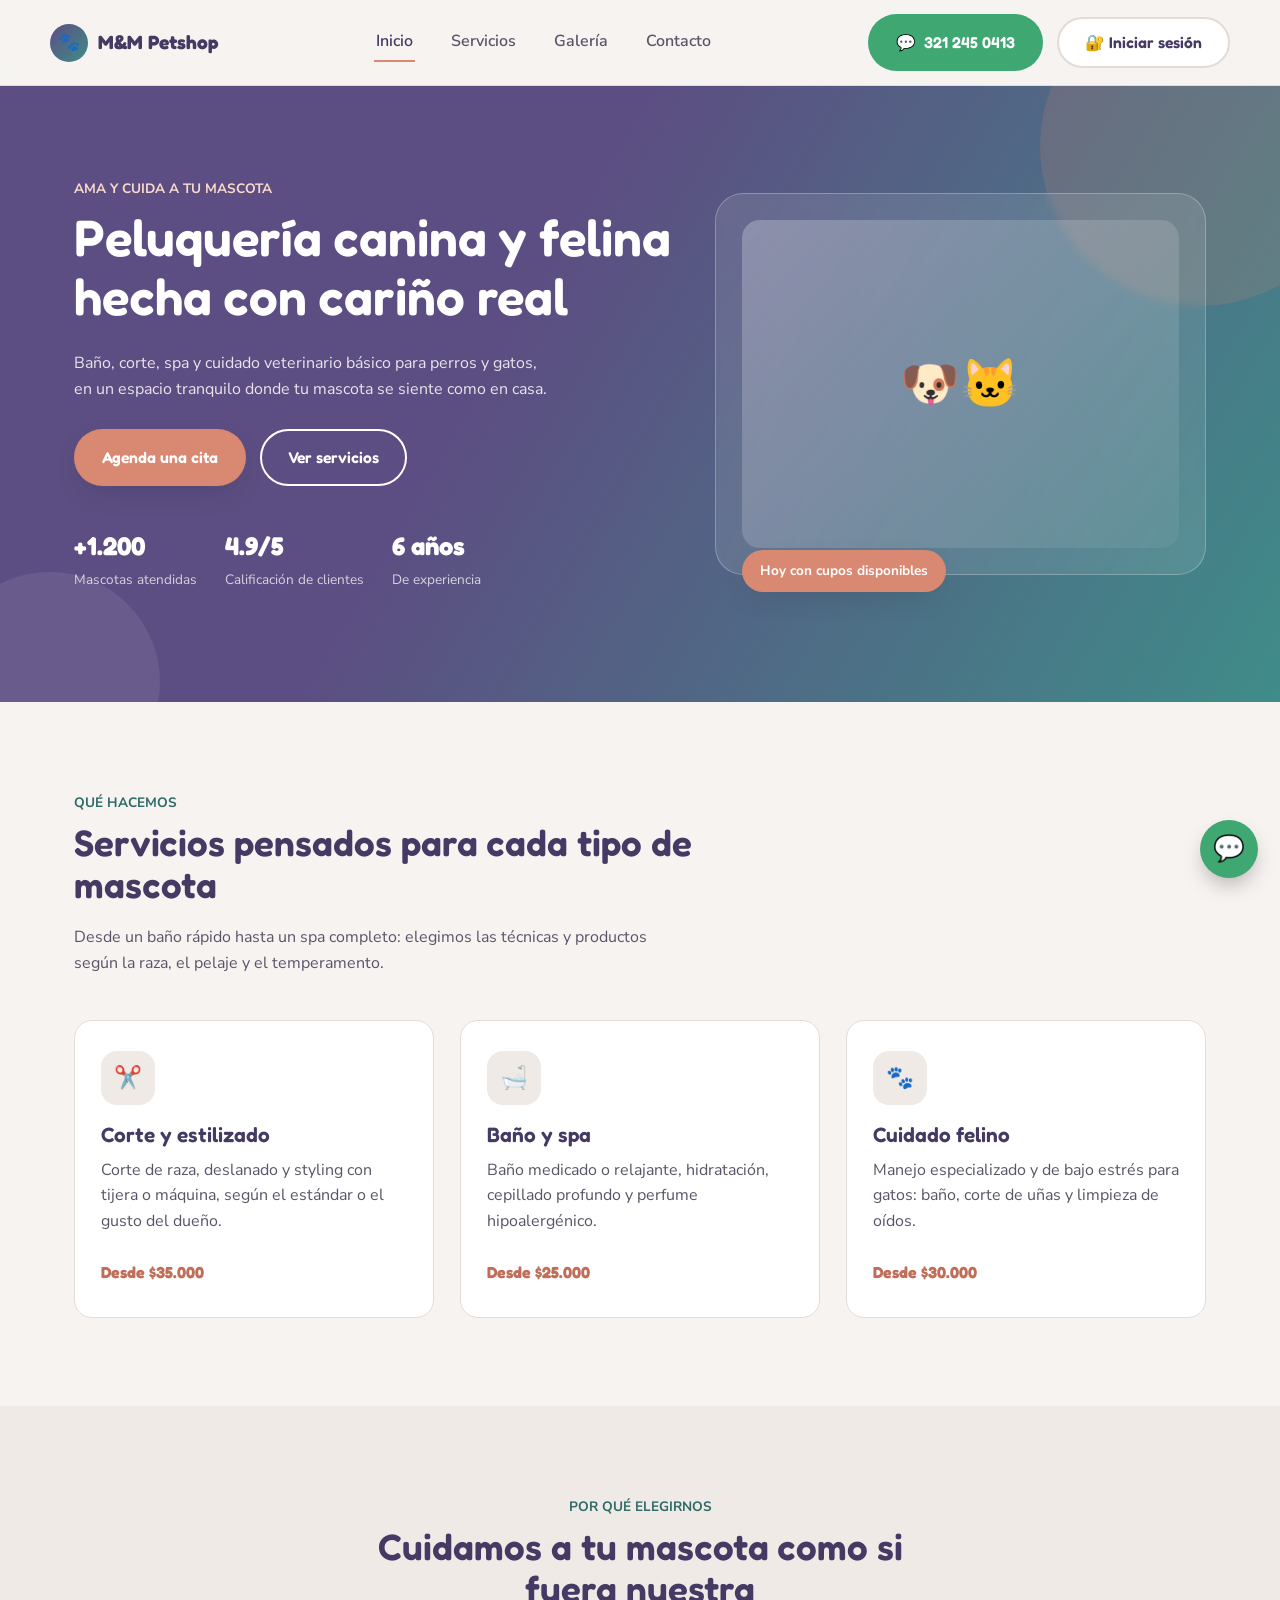
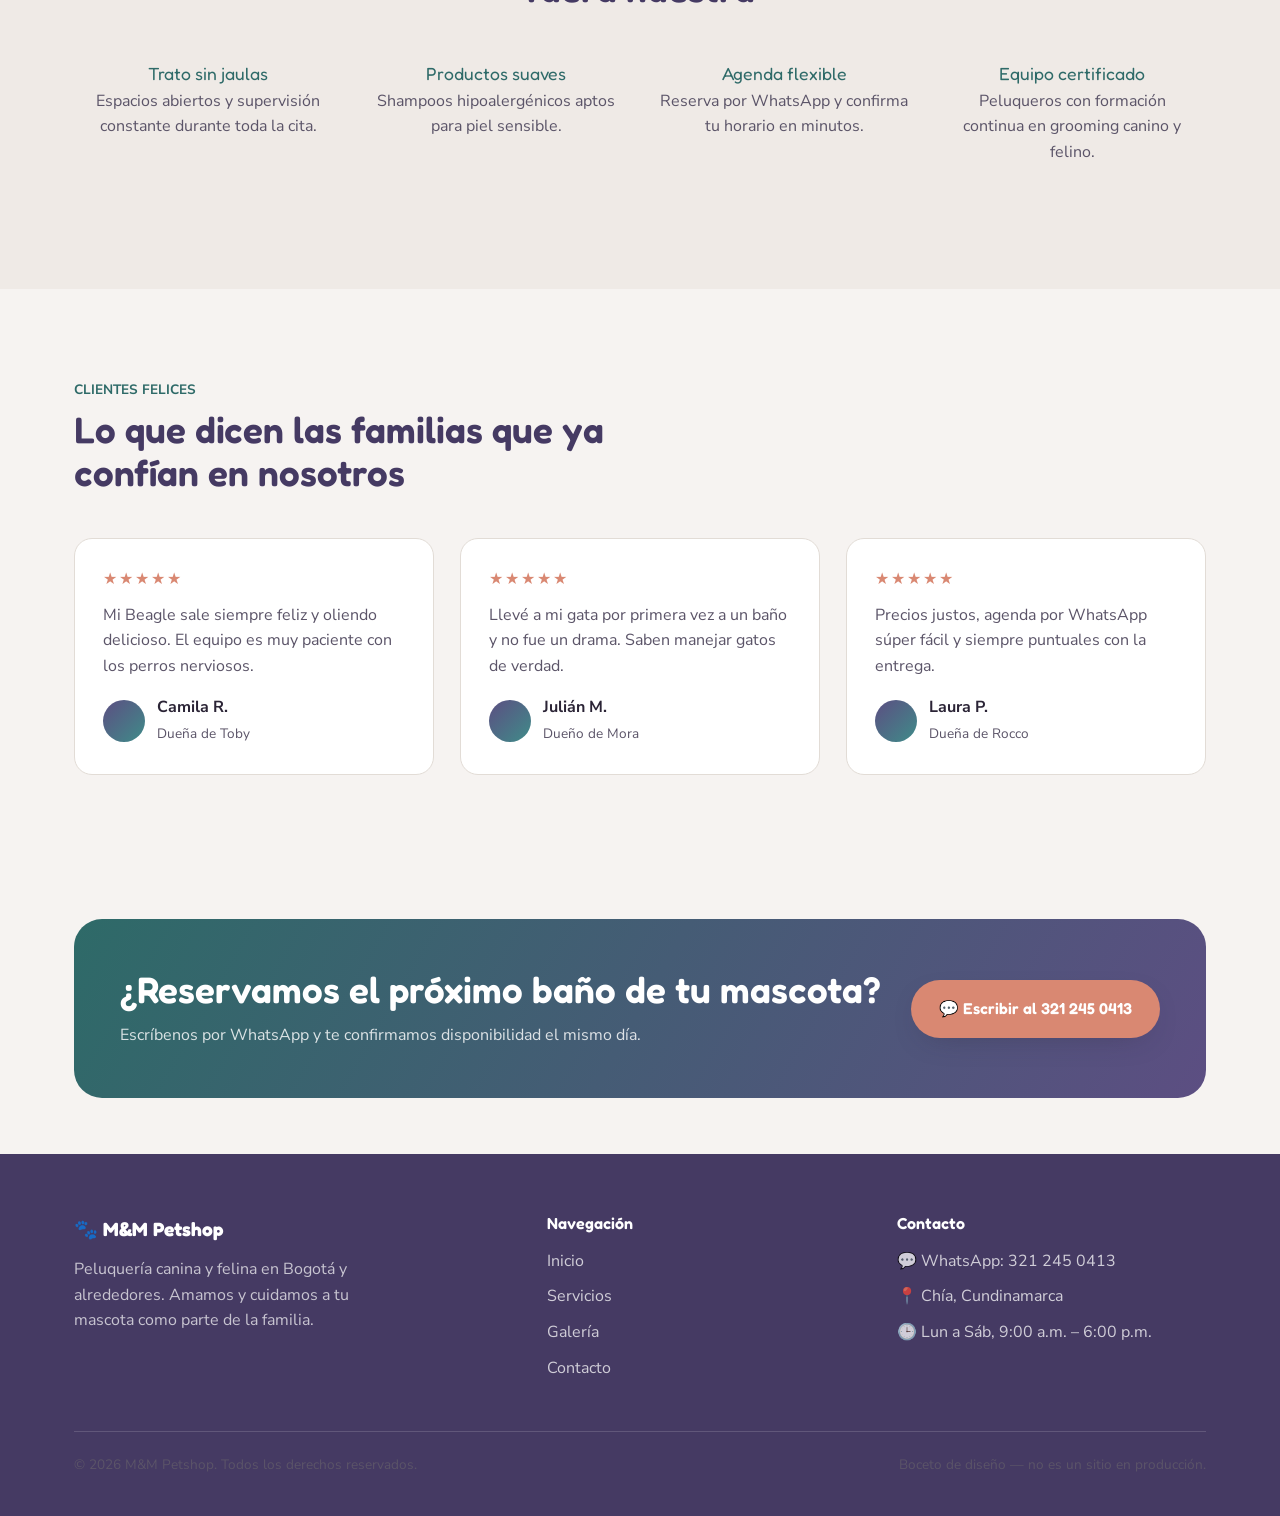
<file: file main/panel_admin.html>
<!DOCTYPE html>
<html lang="es">
<head>
  <meta charset="UTF-8">
  <meta name="viewport" content="width=device-width, initial-scale=1, shrink-to-fit=no">
  <meta name="description" content="Panel de administración de M&M Petshop.">
  <meta name="robots" content="noindex">
  <title>Panel de desarrollador | M&M Petshop</title>
  <link rel="preconnect" href="https://fonts.gstatic.com">
  <link href="https://fonts.googleapis.com/css2?family=Fredoka:wght@500;600;700&family=Nunito+Sans:wght@400;600;700;800&display=swap" rel="stylesheet">
  <link rel="stylesheet" href="style.css">

  <!-- =========================================================
       Todo lo del panel admin (estilos, marcado y lógica CRUD)
       vive únicamente en este archivo, tal como se pidió.
       ========================================================= -->
  <style>
    :root{
      --app-teal: #35A79A;
      --app-plum: #6653A0;
      --app-coral: #E37A5E;
      --app-mint: #D7F0E6;
      --app-lav: #E7E0F4;
      --app-peach: #FBE3CE;
      --app-pink: #FBDCE6;
    }
    body{ background:var(--cream); }

    /* ---------- Layout general ---------- */
    .dash{ display:flex; min-height:100vh; }
    .dash-side{
      width:230px; flex-shrink:0;
      background:linear-gradient(180deg, var(--app-plum), var(--plum-dark));
      color:#fff; padding:24px 16px; display:flex; flex-direction:column;
      position:sticky; top:0; height:100vh; overflow-y:auto;
    }
    .dash-brand{ display:flex; align-items:center; gap:8px; font-family:var(--font-display); font-weight:700; font-size:1.05rem; margin-bottom:26px; }
    .dash-nav{ display:flex; flex-direction:column; gap:4px; flex:1; }
    .dash-link{
      display:flex; align-items:center; gap:10px; padding:11px 14px; border-radius:14px;
      font-weight:700; font-size:.88rem; color:rgba(255,255,255,.85); cursor:pointer;
      border:none; background:transparent; text-align:left; width:100%; font-family:var(--font-body);
    }
    .dash-link .ic{ font-size:1rem; }
    .dash-link.active{ background:rgba(255,255,255,.18); color:#fff; }
    .dash-link:hover{ background:rgba(255,255,255,.12); color:#fff; }
    .dash-user{
      margin:16px 0 10px; background:rgba(255,255,255,.1); border-radius:12px; padding:12px;
      font-size:.78rem; line-height:1.5;
    }
    .dash-user b{ display:block; font-family:var(--font-display); font-size:.9rem; }
    .dash-logout{
      background:rgba(255,255,255,.12); border:1px solid rgba(255,255,255,.25);
      color:#fff; border-radius:12px; padding:11px; font-family:var(--font-display); font-weight:600;
      font-size:.85rem; cursor:pointer;
    }

    .dash-main{ flex:1; padding:30px 34px; min-width:0; }
    .dash-head{ display:flex; justify-content:space-between; align-items:flex-start; flex-wrap:wrap; gap:12px; margin-bottom:24px; }
    .dash-head p{ margin:4px 0 0; }

    .dash-tab{ display:none; }
    .dash-tab.active{ display:block; }

    /* ---------- Tarjetas de estadística ---------- */
    .dash-stats{ display:grid; grid-template-columns:repeat(4,1fr); gap:14px; margin-bottom:26px; }
    .dstat{ border-radius:16px; padding:16px 18px; }
    .dstat .n{ font-family:var(--font-display); font-size:1.5rem; font-weight:700; color:var(--plum-dark); }
    .dstat .l{ font-size:.78rem; font-weight:700; color:var(--ink-soft); margin-top:2px; }
    .dstat.a{ background:var(--app-lav); } .dstat.b{ background:var(--app-mint); }
    .dstat.c{ background:var(--app-peach); } .dstat.d{ background:var(--app-pink); }

    .dash-cols{ display:grid; grid-template-columns:1.4fr 1fr; gap:20px; align-items:start; }

    /* ---------- Paneles / tarjetas de contenido ---------- */
    .dpanel{ background:var(--white); border:1px solid var(--line); border-radius:16px; margin-bottom:20px; overflow:hidden; }
    .dpanel-head{ display:flex; justify-content:space-between; align-items:center; padding:14px 18px; border-bottom:1px solid var(--line); gap:10px; flex-wrap:wrap; }
    .dpanel-head h3{ font-size:.98rem; margin:0; }
    .dpanel-body{ padding:6px 0; }
    .dadd{ font-size:.78rem; font-weight:700; color:var(--teal-dark); cursor:pointer; background:none; border:none; font-family:var(--font-body); }
    .dadd:hover{ text-decoration:underline; }

    .drow{ display:flex; justify-content:flex-start; align-items:center; gap:12px; padding:12px 18px; border-bottom:1px solid var(--line); font-size:.85rem; }
    .drow > .name, .drow > div:first-child{ flex:1 1 auto; min-width:0; }
    .drow:last-child{ border-bottom:none; }
    .drow .name{ font-weight:700; }
    .drow .meta{ font-size:.75rem; color:var(--ink-soft); }
    .drow .price{ font-family:var(--font-display); font-weight:700; color:var(--coral-dark); white-space:nowrap; min-width:90px; text-align:right; flex-shrink:0; }
    .drow-actions{ display:flex; gap:6px; flex-shrink:0; }
    .icon-btn{
      border:1px solid var(--line); background:var(--white); border-radius:9px; width:30px; height:30px;
      display:flex; align-items:center; justify-content:center; cursor:pointer; font-size:.85rem;
    }
    .icon-btn:hover{ border-color:var(--teal); }
    .icon-btn.danger:hover{ border-color:#C0574A; background:#FBEDEA; }

    .dtag.warn{ background:var(--app-peach); color:#8A4A24; }
    .dtag.cancel{ background:var(--app-pink); color:#9A3B54; }
    .dtag.info{ background:#E3ECFA; color:#2C4C80; }
    .dtag.off{ background:#ECECEC; color:#6B6B6B; }
    .drow.is-off{ opacity:.62; }
    .icon-btn.wsp:hover{ border-color:#25D366; background:#EAFBF0; }
    .form-error{ color:#9A3B54; font-size:.8rem; font-weight:700; margin:6px 0 0; min-height:1em; }
    .form-note{ color:var(--ink-soft); font-size:.78rem; margin:6px 0 0; }
    .dtag{ font-size:.7rem; font-weight:700; padding:4px 10px; border-radius:999px; background:var(--app-mint); color:var(--teal-dark); white-space:nowrap; }
    .dtext{ padding:14px 18px; font-size:.82rem; color:var(--ink-soft); line-height:1.6; }
    .dempty{ padding:18px; font-size:.85rem; color:var(--ink-soft); }

    /* ---------- Formularios inline de alta/edición ---------- */
    .inline-form{
      padding:14px 18px; background:var(--cream-soft); border-bottom:1px solid var(--line);
      display:grid; gap:10px;
    }
    .inline-form .frow{ display:grid; grid-template-columns:1fr 1fr; gap:10px; }
    .inline-form label{ font-size:.72rem; font-weight:700; color:var(--plum-dark); display:block; margin-bottom:4px; }
    .inline-form input, .inline-form select, .inline-form textarea{
      width:100%; border:1px solid var(--line); border-radius:10px; padding:9px 11px;
      font-family:var(--font-body); font-size:.85rem; background:var(--white);
    }
    .inline-form select{
      appearance:none; -webkit-appearance:none;
      background-image:url("data:image/svg+xml;utf8,<svg xmlns='http://www.w3.org/2000/svg' viewBox='0 0 20 20' fill='none'><path d='M5 8l5 5 5-5' stroke='%235C4E82' stroke-width='1.8' stroke-linecap='round' stroke-linejoin='round'/></svg>");
      background-repeat:no-repeat; background-position:right 12px center; background-size:16px;
      padding-right:34px; cursor:pointer;
    }
    .inline-form select:focus, .inline-form input:focus, .inline-form textarea:focus{
      outline:none; border-color:var(--teal); box-shadow:0 0 0 3px rgba(63,140,137,.16);
    }
    .inline-form select.pet-select{
      font-family:var(--font-display); font-weight:600; font-size:.95rem;
      background-color:var(--cream-soft); border:2px solid var(--line); padding:11px 34px 11px 14px;
    }
    .inline-form select.pet-select:focus{ border-color:var(--coral); box-shadow:0 0 0 3px rgba(217,136,114,.18); }
    .inline-form textarea{ resize:vertical; min-height:64px; }
    .inline-form .factions{ display:flex; gap:8px; justify-content:flex-end; }
    .btn-sm{
      border-radius:999px; padding:8px 16px; font-family:var(--font-display); font-weight:600;
      font-size:.78rem; cursor:pointer; border:1px solid transparent;
    }
    .btn-sm.save{ background:var(--coral); color:#fff; }
    .btn-sm.save:hover{ background:var(--coral-dark); }
    .btn-sm.cancel{ background:var(--white); border-color:var(--line); color:var(--ink-soft); }

    /* ---------- Medicamentos (chips editables) ---------- */
    .med-chip-row{ display:flex; flex-wrap:wrap; gap:6px; margin:6px 0; }
    .med-chip{
      display:inline-flex; align-items:center; gap:6px; background:var(--app-peach); color:#8A4A24;
      font-size:.72rem; font-weight:700; padding:4px 6px 4px 10px; border-radius:999px;
    }
    .med-chip button{
      border:none; background:rgba(0,0,0,.08); color:inherit; width:16px; height:16px; border-radius:50%;
      cursor:pointer; font-size:.65rem; line-height:1; display:flex; align-items:center; justify-content:center;
    }
    .med-add-row{ display:flex; gap:6px; margin-top:6px; }
    .med-add-row input{ flex:1; border:1px solid var(--line); border-radius:8px; padding:6px 9px; font-size:.78rem; }
    .med-add-row button{ border:none; background:var(--teal); color:#fff; border-radius:8px; padding:6px 10px; font-size:.78rem; cursor:pointer; }

    .appt-card{ border:1px solid var(--line); border-radius:14px; padding:14px 16px; margin:0 18px 14px; }
    .appt-card:last-child{ margin-bottom:18px; }
    .appt-top{ display:flex; justify-content:space-between; align-items:flex-start; gap:10px; flex-wrap:wrap; }
    .appt-title{ font-family:var(--font-display); font-weight:600; font-size:.92rem; }
    .appt-sub{ font-size:.75rem; color:var(--ink-soft); }

    .toolbar{ display:flex; gap:10px; flex-wrap:wrap; margin-bottom:16px; }
    .toolbar select, .toolbar input{
      border:1px solid var(--line); border-radius:10px; padding:8px 12px; font-size:.82rem; background:var(--white);
    }

    .save-toast{
      position:fixed; bottom:20px; right:20px; background:var(--plum-dark); color:#fff;
      padding:12px 18px; border-radius:12px; font-size:.85rem; font-weight:600;
      box-shadow:var(--shadow-soft); opacity:0; transform:translateY(10px); transition:opacity .2s, transform .2s;
      pointer-events:none; z-index:200;
    }
    .save-toast.show{ opacity:1; transform:translateY(0); }

    @media (max-width:900px){
      .dash{ flex-direction:column; }
      .dash-side{ width:100%; flex-direction:row; align-items:center; gap:10px; overflow-x:auto; position:relative; height:auto; }
      .dash-brand{ margin-bottom:0; }
      .dash-nav{ flex-direction:row; }
      .dash-user{ display:none; }
      .dash-main{ padding:22px 18px; }
      .dash-stats{ grid-template-columns:repeat(2,1fr); }
      .dash-cols{ grid-template-columns:1fr; }
      .inline-form .frow{ grid-template-columns:1fr; }
    }
  </style>
</head>
<body>

  <div class="dash">
    <aside class="dash-side">
      <div class="dash-brand">🐾 M&amp;M Petshop <span style="opacity:.7;font-weight:500;font-size:.75rem;">· Dev</span></div>
      <nav class="dash-nav">
        <button class="dash-link active" data-tab="inicio" type="button"><span class="ic">🏠</span> Inicio</button>
        <button class="dash-link" data-tab="servicios" type="button"><span class="ic">🧴</span> Servicios</button>
        <button class="dash-link" data-tab="empleados" type="button"><span class="ic">🧑‍🦰</span> Empleados</button>
        <button class="dash-link" data-tab="reservas" type="button"><span class="ic">📅</span> Reservas</button>
        <button class="dash-link" data-tab="perfil" type="button"><span class="ic">🏷️</span> Perfil del negocio</button>
        <button class="dash-link" data-tab="usuarios" type="button"><span class="ic">🔐</span> Usuarios</button>
        <button class="dash-link" data-tab="database" type="button"><span class="ic">🗄️</span> Base de datos</button>
      </nav>
      <div class="dash-user"><b id="side-admin-name">Equipo M&amp;M</b>Sesión de desarrollador</div>
      <button id="admin-logout" class="dash-logout" type="button">↩ Cerrar sesión</button>
    </aside>

    <main class="dash-main">

      <!-- ============ TAB: INICIO ============ -->
      <section class="dash-tab active" id="tab-inicio">
        <div class="dash-head">
          <div>
            <h2>Hola, <span id="admin-name">Equipo</span> 👋</h2>
            <p id="biz-address-line">Chía, Cundinamarca — panel de administración</p>
          </div>
        </div>

        <div class="dash-stats">
          <div class="dstat a"><div class="n" id="stat-citas">—</div><div class="l">Citas registradas</div></div>
          <div class="dstat b"><div class="n" id="stat-ingresos">—</div><div class="l">Ingresos estimados</div></div>
          <div class="dstat c"><div class="n" id="stat-empleados">—</div><div class="l">Empleados</div></div>
          <div class="dstat d"><div class="n" id="stat-servicios">—</div><div class="l">Servicios publicados</div></div>
        </div>

        <div class="dpanel">
          <div class="dpanel-head"><h3>Citas más recientes</h3><span class="dadd" data-goto="reservas">Ir a Reservas →</span></div>
          <div id="home-reservas"></div>
        </div>
      </section>

      <!-- ============ TAB: SERVICIOS ============ -->
      <section class="dash-tab" id="tab-servicios">
        <div class="dash-head">
          <div><h2>Servicios y precios</h2><p>Crea, edita o elimina lo que ofrece el negocio.</p></div>
        </div>
        <div class="dpanel">
          <div class="dpanel-head">
            <h3>Catálogo de servicios</h3>
            <button class="dadd" id="add-service-btn" type="button">+ Agregar servicio</button>
          </div>
          <div id="service-form-slot"></div>
          <div id="services-list"></div>
        </div>
      </section>

      <!-- ============ TAB: EMPLEADOS ============ -->
      <section class="dash-tab" id="tab-empleados">
        <div class="dash-head">
          <div><h2>Empleados</h2><p>Gestiona quién atiende y sus horarios.</p></div>
        </div>
        <div class="dpanel">
          <div class="dpanel-head">
            <h3>Equipo</h3>
            <button class="dadd" id="add-employee-btn" type="button">+ Agregar empleado</button>
          </div>
          <div id="employee-form-slot"></div>
          <div id="employees-list"></div>
        </div>
      </section>

      <!-- ============ TAB: RESERVAS ============ -->
      <section class="dash-tab" id="tab-reservas">
        <div class="dash-head">
          <div><h2>Reservas</h2><p>Historial de citas por mascota: servicio, profesional, notas y medicamentos recetados.</p></div>
        </div>

        <div class="dpanel">
          <div class="dpanel-head"><h3>Próxima cita por mascota</h3></div>
          <div id="next-appt-list"></div>
        </div>

        <div class="toolbar">
          <select id="filter-pet"><option value="">Todas las mascotas</option></select>
        </div>

        <div class="dpanel">
          <div class="dpanel-head">
            <h3>Citas</h3>
            <button class="dadd" id="add-appt-btn" type="button">+ Nueva reserva</button>
          </div>
          <div id="appt-form-slot"></div>
          <div id="appts-list"></div>
        </div>
      </section>

      <!-- ============ TAB: PERFIL DEL NEGOCIO ============ -->
      <section class="dash-tab" id="tab-perfil">
        <div class="dash-head">
          <div><h2>Perfil del negocio</h2><p>Estos datos aparecen en el sitio público y en los mensajes automáticos.</p></div>
        </div>
        <div class="dpanel">
          <form id="profile-form" class="inline-form" style="border-bottom:none;">
            <div class="frow">
              <div><label for="p-name">Nombre del negocio</label><input id="p-name" type="text"></div>
              <div><label for="p-phone">WhatsApp / teléfono</label><input id="p-phone" type="text"></div>
            </div>
            <div class="frow">
              <div><label for="p-address">Dirección / zona</label><input id="p-address" type="text"></div>
              <div><label for="p-hours">Horario de atención</label><input id="p-hours" type="text"></div>
            </div>
            <div>
              <label for="p-template">Mensaje de confirmación automático</label>
              <textarea id="p-template" placeholder="Usa {cliente} {mascota} {fecha} {hora} {empleado}"></textarea>
            </div>
            <div class="factions">
              <button type="submit" class="btn-sm save">Guardar cambios</button>
            </div>
          </form>
        </div>
      </section>

      <!-- ============ TAB: USUARIOS (solo desarrollador) ============ -->
      <section class="dash-tab" id="tab-usuarios">
        <div class="dash-head">
          <div><h2>Usuarios</h2><p>Cuentas de acceso al sistema: clientes, peluqueros, dueño y desarrolladores.</p></div>
        </div>
        <div class="dpanel">
          <div class="dpanel-head">
            <h3>Cuentas registradas</h3>
            <button class="dadd" id="add-user-btn" type="button">+ Agregar usuario</button>
          </div>
          <div id="user-form-slot"></div>
          <div id="users-list"></div>
        </div>
      </section>

      <!-- ============ TAB: BASE DE DATOS (solo desarrollador) ============ -->
      <section class="dash-tab" id="tab-database">
        <div class="dash-head">
          <div><h2>Base de datos</h2><p>Estado del almacén provisional (localStorage) que usa todo el sitio.</p></div>
        </div>

        <div class="dash-stats">
          <div class="dstat a"><div class="n" id="db-stat-size">—</div><div class="l">Tamaño (KB)</div></div>
          <div class="dstat b"><div class="n" id="db-stat-users">—</div><div class="l">Usuarios</div></div>
          <div class="dstat c"><div class="n" id="db-stat-pets">—</div><div class="l">Mascotas</div></div>
          <div class="dstat d"><div class="n" id="db-stat-appts">—</div><div class="l">Citas totales</div></div>
        </div>

        <div class="dpanel">
          <div class="dpanel-head">
            <h3>JSON en vivo (localStorage: mm_petshop_db)</h3>
            <button class="dadd" id="copy-db-btn" type="button">Copiar JSON</button>
          </div>
          <pre id="db-json-view" style="margin:0;padding:14px 18px;font-size:.72rem;line-height:1.5;max-height:340px;overflow:auto;white-space:pre-wrap;word-break:break-word;color:var(--ink-soft);"></pre>
        </div>

        <div class="dpanel">
          <div class="dpanel-head"><h3>Restablecer datos de ejemplo</h3></div>
          <div class="dtext">
            Esto borra todos los cambios guardados en este navegador (servicios, empleados, usuarios, reservas y
            perfil) y vuelve a cargar los datos originales de <code>data.json</code>. Afecta a los 4 paneles por igual,
            porque todos comparten el mismo almacén.
            <div style="margin-top:10px;"><button class="btn-sm cancel" id="reset-db-btn" type="button">Restablecer datos</button></div>
          </div>
        </div>
      </section>

    </main>
  </div>

  <div class="save-toast" id="save-toast">Guardado ✓</div>

  <script src="reglas.js"></script>
  <script>
  (function () {

    var STORAGE_KEY = "mm_petshop_db";
    var SESSION_KEY = "mm_session";
    var DB = null;

    /* ---------- Guarda de sesión: solo el rol "dueno" puede ver este archivo ---------- */
    var session = null;
    try { session = JSON.parse(sessionStorage.getItem(SESSION_KEY)); } catch (e) { session = null; }
    if (!session || session.role !== "desarrollador") {
      window.location.href = "index.html";
      return;
    }
    document.getElementById("admin-name").textContent = session.name || "Equipo";
    document.getElementById("side-admin-name").textContent = session.name || "Equipo";

    document.getElementById("admin-logout").addEventListener("click", function () {
      try { sessionStorage.removeItem(SESSION_KEY); } catch (e) {}
      window.location.href = "index.html";
    });

    /* ---------- Carga / guardado del almacén compartido ---------- */
    function loadDB() {
      var cached = null;
      try { cached = localStorage.getItem(STORAGE_KEY); } catch (e) {}
      if (cached) {
        try { return Promise.resolve(JSON.parse(cached)); } catch (e) {}
      }
      return fetch("data.json").then(function (res) { return res.json(); });
    }

    function saveDB() {
      try { localStorage.setItem(STORAGE_KEY, JSON.stringify(DB)); } catch (e) {}
      toast();
    }

    function toast() {
      var el = document.getElementById("save-toast");
      el.classList.add("show");
      clearTimeout(toast._t);
      toast._t = setTimeout(function () { el.classList.remove("show"); }, 1400);
    }

    function uid(prefix) {
      return prefix + "_" + Math.random().toString(36).slice(2, 9);
    }

    function money(n) {
      if (n === null || n === undefined || n === "") return "Variable";
      return "$" + Number(n).toLocaleString("es-CO");
    }

    function formatDate(isoDate) {
      if (!isoDate) return "—";
      var d = new Date(isoDate + "T00:00:00");
      return d.toLocaleDateString("es-CO", { day: "2-digit", month: "short", year: "numeric" });
    }

    function escapeHtml(str) {
      return String(str || "").replace(/[&<>"']/g, function (c) {
        return { "&": "&amp;", "<": "&lt;", ">": "&gt;", '"': "&quot;", "'": "&#39;" }[c];
      });
    }

    /* ---------- Navegación entre pestañas ---------- */
    var tabButtons = document.querySelectorAll(".dash-link[data-tab]");
    tabButtons.forEach(function (btn) {
      btn.addEventListener("click", function () { goToTab(btn.dataset.tab); });
    });
    document.querySelectorAll("[data-goto]").forEach(function (el) {
      el.addEventListener("click", function () { goToTab(el.dataset.goto); });
    });
    function goToTab(tab) {
      document.querySelectorAll(".dash-link[data-tab]").forEach(function (b) {
        b.classList.toggle("active", b.dataset.tab === tab);
      });
      document.querySelectorAll(".dash-tab").forEach(function (s) {
        s.classList.toggle("active", s.id === "tab-" + tab);
      });
    }

    /* =========================================================
       INICIO
       ========================================================= */
    function renderInicio() {
      document.getElementById("biz-address-line").textContent = DB.meta.address + " — panel de desarrollador (acceso total)";

      var allAppts = [];
      DB.pets.forEach(function (pet) {
        pet.appointments.forEach(function (a) {
          allAppts.push({ pet: pet, appt: a });
        });
      });
      allAppts.sort(function (x, y) { return (y.appt.date + (y.appt.time || "")).localeCompare(x.appt.date + (x.appt.time || "")); });

      document.getElementById("stat-citas").textContent = allAppts.length;
      var estimated = allAppts.length * 45000;
      document.getElementById("stat-ingresos").textContent = money(estimated);
      document.getElementById("stat-empleados").textContent = MMRules.empleadosActivos(DB).length;
      document.getElementById("stat-servicios").textContent = DB.services.filter(function (x) { return x.active !== false; }).length;

      var wrap = document.getElementById("home-reservas");
      wrap.innerHTML = "";
      if (!allAppts.length) {
        wrap.innerHTML = '<p class="dempty">Todavía no hay citas registradas.</p>';
      }
      allAppts.slice(0, 5).forEach(function (item) {
        var row = document.createElement("div");
        row.className = "drow";
        row.innerHTML =
          '<div><div class="name">' + item.pet.avatar + " " + escapeHtml(item.pet.name) + '</div>' +
          '<div class="meta">' + escapeHtml(item.pet.owner) + " · " + escapeHtml(MMRules.nombreServicio(DB, item.appt)) + '</div></div>' +
          '<span class="dtag">' + formatDate(item.appt.date) + " " + escapeHtml(item.appt.time || "") + " · " + escapeHtml(MMRules.nombreEmpleado(DB, item.appt)) + '</span>';
        wrap.appendChild(row);
      });
    }

    /* =========================================================
       SERVICIOS — CRUD
       Regla: un servicio con historial no se borra, se DESACTIVA.
       Deja de ofrecerse en las reservas, pero las citas pasadas
       conservan su servicio y su historial.
       ========================================================= */
    var editingServiceId = null;

    function speciesLabel(list) {
      if (!list || list.length !== 1) return "Perros y gatos";
      return list[0] === "Gato" ? "Solo gatos" : "Solo perros";
    }

    function renderServices() {
      var wrap = document.getElementById("services-list");
      wrap.innerHTML = "";
      if (!DB.services.length) {
        wrap.innerHTML = '<p class="dempty">No hay servicios todavía. Agrega el primero.</p>';
        return;
      }
      DB.services.forEach(function (s) {
        var off = s.active === false;
        var row = document.createElement("div");
        row.className = "drow" + (off ? " is-off" : "");
        var extra = s.bookable === false ? "No se agenda" : (s.duration + " min · " + speciesLabel(s.species));
        row.innerHTML =
          '<div><div class="name">' + escapeHtml(s.name) + (off ? ' <span class="dtag off">Inactivo</span>' : '') + '</div>' +
          '<div class="meta">' + escapeHtml(s.meta || "") + ' · ' + escapeHtml(extra) + '</div></div>' +
          '<div class="price">' + money(s.price) + '</div>' +
          '<div class="drow-actions">' +
            '<button class="icon-btn" data-edit="' + s.id + '" title="Editar">✏️</button>' +
            (off
              ? '<button class="icon-btn" data-on="' + s.id + '" title="Volver a ofrecer">↩️</button>'
              : '<button class="icon-btn danger" data-off="' + s.id + '" title="Desactivar (conserva el historial)">🗑️</button>') +
          '</div>';
        wrap.appendChild(row);
      });
      wrap.querySelectorAll("[data-edit]").forEach(function (b) {
        b.addEventListener("click", function () { openServiceForm(b.dataset.edit); });
      });
      wrap.querySelectorAll("[data-off]").forEach(function (b) {
        b.addEventListener("click", function () {
          if (!confirm("El servicio dejará de ofrecerse en las reservas, pero el historial de citas se conserva. ¿Continuar?")) return;
          var s = MMRules.servicioPorId(DB, b.dataset.off);
          if (s) s.active = false;
          saveDB(); renderServices(); renderInicio(); refreshApptSelectors(); renderAppointments();
        });
      });
      wrap.querySelectorAll("[data-on]").forEach(function (b) {
        b.addEventListener("click", function () {
          var s = MMRules.servicioPorId(DB, b.dataset.on);
          if (s) s.active = true;
          saveDB(); renderServices(); renderInicio(); refreshApptSelectors();
        });
      });
    }

    document.getElementById("add-service-btn").addEventListener("click", function () { openServiceForm(null); });

    function openServiceForm(id) {
      editingServiceId = id;
      var svc = id ? DB.services.find(function (s) { return s.id === id; }) : null;
      var slot = document.getElementById("service-form-slot");
      var sp = svc ? speciesLabel(svc.species) : "Perros y gatos";
      slot.innerHTML =
        '<form class="inline-form" id="service-form">' +
          '<div class="frow">' +
            '<div><label>Nombre del servicio</label><input id="svc-name" required value="' + escapeHtml(svc ? svc.name : "") + '"></div>' +
            '<div><label>Precio (COP) — vacío = "Variable" (no se agenda)</label><input id="svc-price" type="number" min="0" step="1000" placeholder="Ej: 25000" value="' + ((svc && svc.price !== null && svc.price !== undefined) ? svc.price : "") + '"></div>' +
          '</div>' +
          '<div class="frow">' +
            '<div><label>Duración (minutos, múltiplo de 30)</label><input id="svc-duration" type="number" min="30" step="30" value="' + (svc && svc.duration ? svc.duration : 60) + '"></div>' +
            '<div><label>Aplica para</label><select id="svc-species">' +
              ["Perros y gatos", "Solo perros", "Solo gatos"].map(function (o) {
                return '<option' + (o === sp ? " selected" : "") + '>' + o + '</option>';
              }).join("") +
            '</select></div>' +
          '</div>' +
          '<div><label>Detalle (razas, tamaños, incluye...)</label><input id="svc-meta" value="' + escapeHtml(svc ? svc.meta : "") + '"></div>' +
          '<p class="form-error" id="svc-error"></p>' +
          '<div class="factions">' +
            '<button type="button" class="btn-sm cancel" id="svc-cancel">Cancelar</button>' +
            '<button type="submit" class="btn-sm save">' + (svc ? "Guardar cambios" : "Agregar servicio") + '</button>' +
          '</div>' +
        '</form>';
      document.getElementById("svc-cancel").addEventListener("click", function () { slot.innerHTML = ""; });
      document.getElementById("service-form").addEventListener("submit", function (e) {
        e.preventDefault();
        var name = document.getElementById("svc-name").value.trim();
        var priceRaw = document.getElementById("svc-price").value.trim();
        var price = priceRaw === "" ? null : (parseInt(priceRaw, 10) || 0);
        var duration = parseInt(document.getElementById("svc-duration").value, 10) || 60;
        var spSel = document.getElementById("svc-species").value;
        var species = spSel === "Solo perros" ? ["Perro"] : (spSel === "Solo gatos" ? ["Gato"] : ["Perro", "Gato"]);
        var meta = document.getElementById("svc-meta").value.trim();
        var err = document.getElementById("svc-error");
        if (!name) return;
        if (duration % 30 !== 0) { err.textContent = "La duración debe ser múltiplo de 30 minutos."; return; }
        var repetido = DB.services.some(function (s) { return s !== svc && s.name.toLowerCase() === name.toLowerCase(); });
        if (repetido) { err.textContent = "Ya existe un servicio con ese nombre."; return; }
        if (svc) {
          svc.name = name; svc.price = price; svc.meta = meta; svc.duration = duration; svc.species = species;
          svc.bookable = price !== null;
        } else {
          DB.services.push({ id: uid("s"), name: name, price: price, meta: meta, duration: duration, species: species, active: true, bookable: price !== null });
        }
        saveDB(); slot.innerHTML = ""; renderServices(); renderInicio(); refreshApptSelectors(); renderAppointments();
      });
    }

    /* =========================================================
       EMPLEADOS — CRUD
       Regla: un empleado con historial no se borra, se DESACTIVA.
       Sus citas pasadas siguen mostrando quién atendió.
       ========================================================= */
    function renderEmployees() {
      var wrap = document.getElementById("employees-list");
      wrap.innerHTML = "";
      if (!DB.employees.length) {
        wrap.innerHTML = '<p class="dempty">No hay empleados todavía. Agrega el primero.</p>';
        return;
      }
      DB.employees.forEach(function (emp) {
        var off = emp.active === false;
        var row = document.createElement("div");
        row.className = "drow" + (off ? " is-off" : "");
        row.innerHTML =
          '<div><div class="name">' + escapeHtml(emp.name) + (off ? ' <span class="dtag off">Inactivo</span>' : '') + '</div><div class="meta">' + escapeHtml(emp.schedule || "") + '</div></div>' +
          '<div class="drow-actions">' +
            '<button class="icon-btn" data-edit="' + emp.id + '" title="Editar">✏️</button>' +
            (off
              ? '<button class="icon-btn" data-on="' + emp.id + '" title="Reactivar">↩️</button>'
              : '<button class="icon-btn danger" data-off="' + emp.id + '" title="Desactivar (conserva el historial)">🗑️</button>') +
          '</div>';
        wrap.appendChild(row);
      });
      wrap.querySelectorAll("[data-edit]").forEach(function (b) {
        b.addEventListener("click", function () { openEmployeeForm(b.dataset.edit); });
      });
      wrap.querySelectorAll("[data-off]").forEach(function (b) {
        b.addEventListener("click", function () {
          var emp = MMRules.empleadoPorId(DB, b.dataset.off);
          if (!emp) return;
          var pendientes = allAppointmentsFlat().filter(function (it) {
            return it.appt.employeeId === emp.id && MMRules.esActiva(it.appt);
          });
          if (pendientes.length) {
            alert(emp.name + " tiene " + pendientes.length + " cita(s) pendiente(s) o confirmada(s). Reasígnalas a otro peluquero o cancélalas antes de desactivarlo.");
            return;
          }
          if (!confirm("El empleado ya no podrá recibir citas, pero su historial de atenciones se conserva. ¿Continuar?")) return;
          emp.active = false;
          saveDB(); renderEmployees(); renderInicio(); refreshApptSelectors();
        });
      });
      wrap.querySelectorAll("[data-on]").forEach(function (b) {
        b.addEventListener("click", function () {
          var emp = MMRules.empleadoPorId(DB, b.dataset.on);
          if (emp) emp.active = true;
          saveDB(); renderEmployees(); renderInicio(); refreshApptSelectors();
        });
      });
    }

    document.getElementById("add-employee-btn").addEventListener("click", function () { openEmployeeForm(null); });

    function openEmployeeForm(id) {
      var emp = id ? DB.employees.find(function (e) { return e.id === id; }) : null;
      var slot = document.getElementById("employee-form-slot");
      slot.innerHTML =
        '<form class="inline-form" id="employee-form">' +
          '<div class="frow">' +
            '<div><label>Nombre</label><input id="emp-name" required value="' + escapeHtml(emp ? emp.name : "") + '"></div>' +
            '<div><label>Horario</label><input id="emp-schedule" placeholder="Lun–Sáb · 9:00–18:00" value="' + escapeHtml(emp ? emp.schedule : "") + '"></div>' +
          '</div>' +
          '<div class="factions">' +
            '<button type="button" class="btn-sm cancel" id="emp-cancel">Cancelar</button>' +
            '<button type="submit" class="btn-sm save">' + (emp ? "Guardar cambios" : "Agregar empleado") + '</button>' +
          '</div>' +
        '</form>';
      document.getElementById("emp-cancel").addEventListener("click", function () { slot.innerHTML = ""; });
      document.getElementById("employee-form").addEventListener("submit", function (e) {
        e.preventDefault();
        var name = document.getElementById("emp-name").value.trim();
        var schedule = document.getElementById("emp-schedule").value.trim();
        if (!name) return;
        if (emp) {
          emp.name = name; emp.schedule = schedule;
        } else {
          DB.employees.push({ id: uid("e"), name: name, schedule: schedule, active: true });
        }
        saveDB(); slot.innerHTML = ""; renderEmployees(); renderInicio(); refreshApptSelectors();
      });
    }

    /* =========================================================
       RESERVAS (citas) — CRUD, incluye medicamentos por cita
       ========================================================= */
    var petFilterEl = document.getElementById("filter-pet");
    petFilterEl.addEventListener("change", renderAppointments);

    function refreshApptSelectors() {
      petFilterEl.innerHTML = '<option value="">Todas las mascotas</option>' +
        DB.pets.map(function (p) { return '<option value="' + p.id + '">' + p.avatar + " " + escapeHtml(p.name) + '</option>'; }).join("");
    }

    function apptKey(a) { return a.date + " " + (a.time || "00:00"); }

    function allAppointmentsFlat() {
      var list = [];
      DB.pets.forEach(function (pet) {
        pet.appointments.forEach(function (a) { list.push({ pet: pet, appt: a }); });
      });
      list.sort(function (x, y) { return apptKey(y.appt).localeCompare(apptKey(x.appt)); });
      return list;
    }

    /* ---------- Punto 1: editar la fecha de la próxima cita por mascota ---------- */
    function renderNextAppointments() {
      var wrap = document.getElementById("next-appt-list");
      wrap.innerHTML = "";
      DB.pets.forEach(function (pet) {
        var row = document.createElement("div");
        row.className = "drow";
        row.innerHTML =
          '<div><div class="name">' + pet.avatar + " " + escapeHtml(pet.name) + '</div><div class="meta">' + escapeHtml(pet.owner) + '</div></div>' +
          '<input type="date" value="' + (pet.nextAppointment || "") + '" data-next-for="' + pet.id + '" style="border:1px solid var(--line);border-radius:10px;padding:7px 10px;font-size:.82rem;">' +
          '<button class="icon-btn danger" data-clear-next="' + pet.id + '" title="Quitar próxima cita">✕</button>';
        wrap.appendChild(row);
      });
      wrap.querySelectorAll("[data-next-for]").forEach(function (input) {
        input.addEventListener("change", function () {
          var pet = DB.pets.find(function (p) { return p.id === input.dataset.nextFor; });
          if (!pet) return;
          pet.nextAppointment = input.value || null;
          saveDB();
        });
      });
      wrap.querySelectorAll("[data-clear-next]").forEach(function (btn) {
        btn.addEventListener("click", function () {
          var pet = DB.pets.find(function (p) { return p.id === btn.dataset.clearNext; });
          if (!pet) return;
          pet.nextAppointment = null;
          saveDB(); renderNextAppointments();
        });
      });
    }

    function estadoTagClass(estado) {
      if (estado === "Cancelada") return "dtag cancel";
      if (estado === "Pendiente") return "dtag warn";
      if (estado === "Confirmada") return "dtag info";
      return "dtag";
    }

    function renderAppointments() {
      var wrap = document.getElementById("appts-list");
      wrap.innerHTML = "";
      var filterPet = petFilterEl.value;
      var list = allAppointmentsFlat().filter(function (item) {
        return !filterPet || item.pet.id === filterPet;
      });

      if (!list.length) {
        wrap.innerHTML = '<p class="dempty">No hay reservas para mostrar.</p>';
        return;
      }

      list.forEach(function (item) {
        var pet = item.pet, appt = item.appt;
        var card = document.createElement("div");
        card.className = "appt-card";
        var medsHtml = appt.meds.map(function (m, idx) {
          return '<span class="med-chip">💊 ' + escapeHtml(m) + '<button data-rmmed="' + idx + '" title="Quitar">✕</button></span>';
        }).join("");
        var activa = MMRules.esActiva(appt);
        var completada = appt.estado === "Completada";

        card.innerHTML =
          '<div class="appt-top">' +
            '<div>' +
              '<div class="appt-title">' + pet.avatar + " " + escapeHtml(pet.name) + " — " + escapeHtml(MMRules.nombreServicio(DB, appt)) + '</div>' +
              '<div class="appt-sub">' + formatDate(appt.date) + " · " + escapeHtml(appt.time || "sin hora") + " · Atendido por " + escapeHtml(MMRules.nombreEmpleado(DB, appt)) + " · Dueño: " + escapeHtml(pet.owner) + '</div>' +
            '</div>' +
            '<div style="display:flex;align-items:center;gap:8px;">' +
              '<span class="' + estadoTagClass(appt.estado) + '">' + escapeHtml(appt.estado || "Pendiente") + '</span>' +
              '<div class="drow-actions">' +
                (activa ? '<button class="icon-btn wsp" data-wsp title="Enviar confirmación por WhatsApp">📲</button>' : '') +
                '<button class="icon-btn" data-edit-appt title="Editar cita">✏️</button>' +
                (completada ? '' : '<button class="icon-btn danger" data-del-appt title="Eliminar cita">🗑️</button>') +
              '</div>' +
            '</div>' +
          '</div>' +
          '<p style="font-size:.82rem;color:var(--ink-soft);margin:8px 0 4px;">' + escapeHtml(appt.notes || "Sin notas.") + '</p>' +
          '<div><strong style="font-size:.75rem;color:var(--plum-dark);">Medicamentos recetados</strong>' +
          '<div class="med-chip-row">' + (medsHtml || '<span style="font-size:.78rem;color:var(--ink-soft);">Ninguno</span>') + '</div>' +
          '<div class="med-add-row"><input type="text" placeholder="Nuevo medicamento..." data-newmed>' +
          '<button type="button" data-addmed>+ Agregar</button></div></div>';

        // Quitar medicamento
        card.querySelectorAll("[data-rmmed]").forEach(function (btn) {
          btn.addEventListener("click", function () {
            appt.meds.splice(parseInt(btn.dataset.rmmed, 10), 1);
            saveDB(); renderAppointments();
          });
        });
        // Agregar medicamento
        card.querySelector("[data-addmed]").addEventListener("click", function () {
          var input = card.querySelector("[data-newmed]");
          var val = input.value.trim();
          if (!val) return;
          appt.meds.push(val);
          saveDB(); renderAppointments();
        });
        card.querySelector("[data-newmed]").addEventListener("keydown", function (e) {
          if (e.key === "Enter") { e.preventDefault(); card.querySelector("[data-addmed]").click(); }
        });
        // Confirmación por WhatsApp con la plantilla del negocio ({cliente}, {mascota}, {fecha}, {hora}, {empleado})
        var wsp = card.querySelector("[data-wsp]");
        if (wsp) {
          wsp.addEventListener("click", function () {
            if (!appt.time) { alert("Esta cita no tiene hora. Edítala y asígnale una hora antes de enviar la confirmación."); return; }
            window.open(MMRules.enlaceWhatsApp(MMRules.mensajeConfirmacion(DB, pet, appt)), "_blank", "noopener");
          });
        }
        // Editar cita
        card.querySelector("[data-edit-appt]").addEventListener("click", function () {
          openApptForm(pet.id, appt.id);
        });
        // Eliminar cita (las completadas son historial y no se eliminan)
        var del = card.querySelector("[data-del-appt]");
        if (del) {
          del.addEventListener("click", function () {
            if (!confirm("¿Eliminar esta reserva?")) return;
            pet.appointments = pet.appointments.filter(function (a) { return a.id !== appt.id; });
            saveDB(); renderAppointments(); renderInicio();
          });
        }

        wrap.appendChild(card);
      });
    }

    document.getElementById("add-appt-btn").addEventListener("click", function () { openApptForm(null, null); });

    /* ---------- Formulario de cita con todas las reglas de negocio ----------
       - Guarda fecha Y hora.
       - Horario de atención (lun–sáb, 9:00–18:00), franjas de 30 min, 1 h de anticipación.
       - Un peluquero no puede tener dos citas activas que se crucen (mismo u otro servicio).
       - El servicio debe aplicar a la especie de la mascota.
       - Solo transiciones de estado válidas; completada y cancelada son estados finales. */
    function openApptForm(petId, apptId) {
      var pet = petId ? DB.pets.find(function (p) { return p.id === petId; }) : null;
      var appt = (pet && apptId) ? pet.appointments.find(function (a) { return a.id === apptId; }) : null;
      var slot = document.getElementById("appt-form-slot");
      var finalState = appt && MMRules.esFinal(appt);
      var dis = finalState ? " disabled" : "";

      var petOptions = DB.pets.map(function (p) {
        return '<option value="' + p.id + '"' + (pet && pet.id === p.id ? " selected" : "") + '>' + p.avatar + " " + escapeHtml(p.name) + " (" + escapeHtml(p.owner) + ")</option>";
      }).join("");

      // Solo servicios reservables; si la cita ya tenía uno desactivado, se muestra para no perderlo.
      var svcList = MMRules.serviciosReservables(DB).slice();
      var currentSvc = appt && appt.serviceId ? MMRules.servicioPorId(DB, appt.serviceId) : null;
      if (currentSvc && svcList.indexOf(currentSvc) === -1) svcList.push(currentSvc);
      var svcOptions = svcList.map(function (s) {
        return '<option value="' + s.id + '"' + (appt && appt.serviceId === s.id ? " selected" : "") + '>' +
          escapeHtml(s.name) + " (" + s.duration + " min)" + (s.active === false ? " — inactivo" : "") + '</option>';
      }).join("");

      var empList = MMRules.empleadosActivos(DB).slice();
      var currentEmp = appt && appt.employeeId ? MMRules.empleadoPorId(DB, appt.employeeId) : null;
      if (currentEmp && empList.indexOf(currentEmp) === -1) empList.push(currentEmp);
      var empOptions = empList.map(function (e) {
        return '<option value="' + e.id + '"' + (appt && appt.employeeId === e.id ? " selected" : "") + '>' + escapeHtml(e.name) + (e.active === false ? " — inactivo" : "") + '</option>';
      }).join("");

      var estados = appt ? MMRules.estadosPermitidos(appt.estado) : ["Pendiente", "Confirmada"];

      slot.innerHTML =
        '<form class="inline-form" id="appt-form">' +
          (finalState ? '<p class="form-note">Esta cita está <strong>' + escapeHtml(appt.estado) + '</strong>: es un estado final, así que solo puedes editar las notas.</p>' : '') +
          '<div class="frow">' +
            '<div><label>🐾 Mascota</label><select id="appt-pet" class="pet-select" required' + dis + '>' + petOptions + '</select></div>' +
            '<div><label>Servicio</label><select id="appt-service" required' + dis + '>' + svcOptions + '</select></div>' +
          '</div>' +
          '<div class="frow">' +
            '<div><label>Fecha</label><input id="appt-date" type="date" required' + dis + ' value="' + (appt ? appt.date : "") + '"></div>' +
            '<div><label>Hora (franjas de 30 min, 9:00–18:00)</label><input id="appt-time" type="time" required step="1800" min="09:00" max="17:30"' + dis + ' value="' + (appt && appt.time ? appt.time : "") + '"></div>' +
          '</div>' +
          '<div class="frow">' +
            '<div><label>Profesional</label><select id="appt-prof" required' + dis + '>' + empOptions + '</select></div>' +
            '<div><label>Estado</label><select id="appt-estado"' + dis + '>' +
              estados.map(function (s) {
                return '<option value="' + s + '"' + ((appt ? appt.estado === s : s === "Pendiente") ? " selected" : "") + '>' + s + '</option>';
              }).join("") +
            '</select></div>' +
          '</div>' +
          '<div><label>Notas</label><textarea id="appt-notes">' + escapeHtml(appt ? appt.notes : "") + '</textarea></div>' +
          '<p class="form-error" id="appt-error"></p>' +
          '<div class="factions">' +
            '<button type="button" class="btn-sm cancel" id="appt-cancel">Cancelar</button>' +
            '<button type="submit" class="btn-sm save">' + (appt ? "Guardar cambios" : "Crear reserva") + '</button>' +
          '</div>' +
        '</form>';

      var errEl = document.getElementById("appt-error");
      function fail(msg) { errEl.textContent = msg; return false; }

      document.getElementById("appt-cancel").addEventListener("click", function () { slot.innerHTML = ""; });
      document.getElementById("appt-form").addEventListener("submit", function (e) {
        e.preventDefault();
        errEl.textContent = "";
        var notes = document.getElementById("appt-notes").value.trim();

        // Cita en estado final: solo se actualizan las notas.
        if (finalState) {
          appt.notes = notes;
          saveDB(); slot.innerHTML = ""; renderAppointments();
          return;
        }

        var newPet = DB.pets.find(function (p) { return p.id === document.getElementById("appt-pet").value; });
        var date = document.getElementById("appt-date").value;
        var time = document.getElementById("appt-time").value;
        var svc = MMRules.servicioPorId(DB, document.getElementById("appt-service").value);
        var emp = MMRules.empleadoPorId(DB, document.getElementById("appt-prof").value);
        var estado = document.getElementById("appt-estado").value;
        if (!newPet || !svc || !emp) return fail("Completa mascota, servicio y profesional.");

        if (appt && !MMRules.puedeCambiar(appt.estado, estado)) {
          return fail("No se puede pasar de " + appt.estado + " a " + estado + ".");
        }
        if (estado === "Completada" && (!appt || appt.estado !== "Confirmada")) {
          return fail("Solo se puede completar una cita que ya estaba confirmada.");
        }
        var errEspecie = MMRules.validarEspecie(svc, newPet);
        if (errEspecie) return fail(errEspecie);

        var cambiaHorario = !appt || appt.date !== date || appt.time !== time || appt.employeeId !== emp.id || appt.serviceId !== svc.id;
        if (cambiaHorario && estado !== "Cancelada") {
          var errFranja = MMRules.validarFranja(date, time, svc.duration, { nueva: true });
          if (errFranja) return fail(errFranja);
          var choque = MMRules.buscarChoque(DB, { employeeId: emp.id, date: date, time: time, duration: svc.duration, excludeId: appt ? appt.id : null });
          if (choque) {
            return fail(emp.name + " ya tiene una cita a esa hora: " + choque.pet.name + " — " + MMRules.nombreServicio(DB, choque.appt) +
              " a las " + choque.appt.time + ". Elige otra hora u otro profesional.");
          }
        }

        var datos = { date: date, time: time, serviceId: svc.id, service: svc.name, employeeId: emp.id, professional: emp.name, estado: estado, notes: notes };
        if (appt && pet) {
          Object.keys(datos).forEach(function (k) { appt[k] = datos[k]; });
          if (pet.id !== newPet.id) {
            pet.appointments = pet.appointments.filter(function (a) { return a.id !== appt.id; });
            newPet.appointments.push(appt);
          }
        } else {
          datos.id = uid("a"); datos.meds = [];
          newPet.appointments.push(datos);
        }
        saveDB(); slot.innerHTML = ""; renderAppointments(); renderInicio();
      });
    }

    /* =========================================================
       PERFIL DEL NEGOCIO — Update
       ========================================================= */
    function renderProfile() {
      document.getElementById("p-name").value = DB.meta.businessName || "";
      document.getElementById("p-phone").value = DB.meta.phone || "";
      document.getElementById("p-address").value = DB.meta.address || "";
      document.getElementById("p-hours").value = DB.meta.hours || "";
      document.getElementById("p-template").value = DB.meta.confirmationTemplate || "";
    }
    document.getElementById("profile-form").addEventListener("submit", function (e) {
      e.preventDefault();
      DB.meta.businessName = document.getElementById("p-name").value.trim();
      DB.meta.phone = document.getElementById("p-phone").value.trim();
      DB.meta.address = document.getElementById("p-address").value.trim();
      DB.meta.hours = document.getElementById("p-hours").value.trim();
      DB.meta.confirmationTemplate = document.getElementById("p-template").value.trim();
      saveDB();
      renderInicio();
    });

    /* =========================================================
       USUARIOS — CRUD (solo desarrollador)
       ========================================================= */
    var ROLE_LABELS = { client: "Cliente", empleado: "Peluquero", dueno: "Dueño", desarrollador: "Desarrollador" };

    function linkedName(u) {
      if (u.role === "client" && u.petId) {
        var pet = DB.pets.find(function (p) { return p.id === u.petId; });
        return pet ? "Mascota: " + pet.avatar + " " + pet.name : "Sin mascota vinculada";
      }
      if (u.role === "empleado" && u.employeeId) {
        var emp = DB.employees.find(function (e) { return e.id === u.employeeId; });
        return emp ? "Empleado: " + emp.name : "Sin empleado vinculado";
      }
      return "—";
    }

    function renderUsers() {
      var wrap = document.getElementById("users-list");
      wrap.innerHTML = "";
      DB.users.forEach(function (u) {
        var row = document.createElement("div");
        row.className = "drow";
        row.innerHTML =
          '<div><div class="name">' + escapeHtml(u.username) + ' <span class="dtag">' + (ROLE_LABELS[u.role] || u.role) + '</span></div>' +
          '<div class="meta">' + escapeHtml(u.name || "") + " · " + escapeHtml(linkedName(u)) + '</div></div>' +
          '<div class="drow-actions">' +
            '<button class="icon-btn" data-edit-user="' + u.username + '" title="Editar">✏️</button>' +
            '<button class="icon-btn danger" data-del-user="' + u.username + '" title="Eliminar">🗑️</button>' +
          '</div>';
        wrap.appendChild(row);
      });
      wrap.querySelectorAll("[data-edit-user]").forEach(function (b) {
        b.addEventListener("click", function () { openUserForm(b.dataset.editUser); });
      });
      wrap.querySelectorAll("[data-del-user]").forEach(function (b) {
        b.addEventListener("click", function () {
          if (b.dataset.delUser === session.username) { alert("No puedes eliminar tu propia cuenta activa."); return; }
          if (!confirm("¿Eliminar este usuario?")) return;
          DB.users = DB.users.filter(function (u) { return u.username !== b.dataset.delUser; });
          saveDB(); renderUsers();
        });
      });
    }

    document.getElementById("add-user-btn").addEventListener("click", function () { openUserForm(null); });

    function openUserForm(username) {
      var u = username ? DB.users.find(function (x) { return x.username === username; }) : null;
      var slot = document.getElementById("user-form-slot");

      var roleOptions = Object.keys(ROLE_LABELS).map(function (r) {
        return '<option value="' + r + '"' + (u && u.role === r ? " selected" : "") + '>' + ROLE_LABELS[r] + '</option>';
      }).join("");
      var petOptions = '<option value="">(ninguna)</option>' + DB.pets.map(function (p) {
        return '<option value="' + p.id + '"' + (u && u.petId === p.id ? " selected" : "") + '>' + p.avatar + " " + escapeHtml(p.name) + '</option>';
      }).join("");
      var empOptions = '<option value="">(ninguno)</option>' + DB.employees.map(function (e) {
        return '<option value="' + e.id + '"' + (u && u.employeeId === e.id ? " selected" : "") + '>' + escapeHtml(e.name) + '</option>';
      }).join("");

      slot.innerHTML =
        '<form class="inline-form" id="user-form">' +
          '<div class="frow">' +
            '<div><label>Usuario (login)</label><input id="usr-username" required' + (u ? ' readonly style="opacity:.6;"' : '') + ' value="' + escapeHtml(u ? u.username : "") + '"></div>' +
            '<div><label>Contraseña</label><input id="usr-password" required value="' + escapeHtml(u ? u.password : "") + '"></div>' +
          '</div>' +
          '<div class="frow">' +
            '<div><label>Nombre para mostrar</label><input id="usr-name" required value="' + escapeHtml(u ? u.name : "") + '"></div>' +
            '<div><label>Rol</label><select id="usr-role">' + roleOptions + '</select></div>' +
          '</div>' +
          '<div class="frow">' +
            '<div><label>Vincular a mascota (si es cliente)</label><select id="usr-pet">' + petOptions + '</select></div>' +
            '<div><label>Vincular a empleado (si es peluquero)</label><select id="usr-emp">' + empOptions + '</select></div>' +
          '</div>' +
          '<div class="factions">' +
            '<button type="button" class="btn-sm cancel" id="usr-cancel">Cancelar</button>' +
            '<button type="submit" class="btn-sm save">' + (u ? "Guardar cambios" : "Crear usuario") + '</button>' +
          '</div>' +
        '</form>';

      document.getElementById("usr-cancel").addEventListener("click", function () { slot.innerHTML = ""; });
      document.getElementById("user-form").addEventListener("submit", function (e) {
        e.preventDefault();
        var username = document.getElementById("usr-username").value.trim();
        var password = document.getElementById("usr-password").value.trim();
        var name = document.getElementById("usr-name").value.trim();
        var role = document.getElementById("usr-role").value;
        var petId = document.getElementById("usr-pet").value || undefined;
        var employeeId = document.getElementById("usr-emp").value || undefined;
        if (!username || !password || !name) return;
        if (!u && DB.users.some(function (x) { return x.username === username; })) {
          alert("Ese usuario ya existe.");
          return;
        }
        if (u) {
          u.password = password; u.name = name; u.role = role; u.petId = petId; u.employeeId = employeeId;
        } else {
          DB.users.push({ username: username, password: password, name: name, role: role, petId: petId, employeeId: employeeId });
        }
        saveDB(); slot.innerHTML = ""; renderUsers();
      });
    }

    /* =========================================================
       BASE DE DATOS — vista técnica (solo desarrollador)
       ========================================================= */
    function renderDatabase() {
      var json = JSON.stringify(DB, null, 2);
      document.getElementById("db-json-view").textContent = json;
      document.getElementById("db-stat-size").textContent = (new Blob([json]).size / 1024).toFixed(1);
      document.getElementById("db-stat-users").textContent = DB.users.length;
      document.getElementById("db-stat-pets").textContent = DB.pets.length;
      var totalAppts = DB.pets.reduce(function (sum, p) { return sum + p.appointments.length; }, 0);
      document.getElementById("db-stat-appts").textContent = totalAppts;
    }
    document.getElementById("copy-db-btn").addEventListener("click", function () {
      var json = document.getElementById("db-json-view").textContent;
      if (navigator.clipboard && navigator.clipboard.writeText) {
        navigator.clipboard.writeText(json).then(toast).catch(function () { alert("No se pudo copiar automáticamente. Selecciona el texto manualmente."); });
      } else {
        alert("Tu navegador no soporta copiar automáticamente. Selecciona el texto manualmente.");
      }
    });

    /* ---------- Restablecer datos de ejemplo ---------- */
    document.getElementById("reset-db-btn").addEventListener("click", function () {
      if (!confirm("Esto borra todos los cambios guardados en este navegador. ¿Continuar?")) return;
      try { localStorage.removeItem(STORAGE_KEY); } catch (e) {}
      fetch("data.json").then(function (r) { return r.json(); }).then(function (json) {
        DB = json;
        MMRules.migrar(DB);
        saveDB();
        renderAll();
      });
    });

    /* ---------- Render inicial ---------- */
    function renderAll() {
      refreshApptSelectors();
      renderInicio();
      renderServices();
      renderEmployees();
      renderNextAppointments();
      renderAppointments();
      renderProfile();
      renderUsers();
      renderDatabase();
    }

    loadDB().then(function (json) {
      DB = json;
      if (MMRules.migrar(DB)) { try { localStorage.setItem(STORAGE_KEY, JSON.stringify(DB)); } catch (e) {} }
      renderAll();
    });

  })();
  </script>
</body>
</html>
</file>
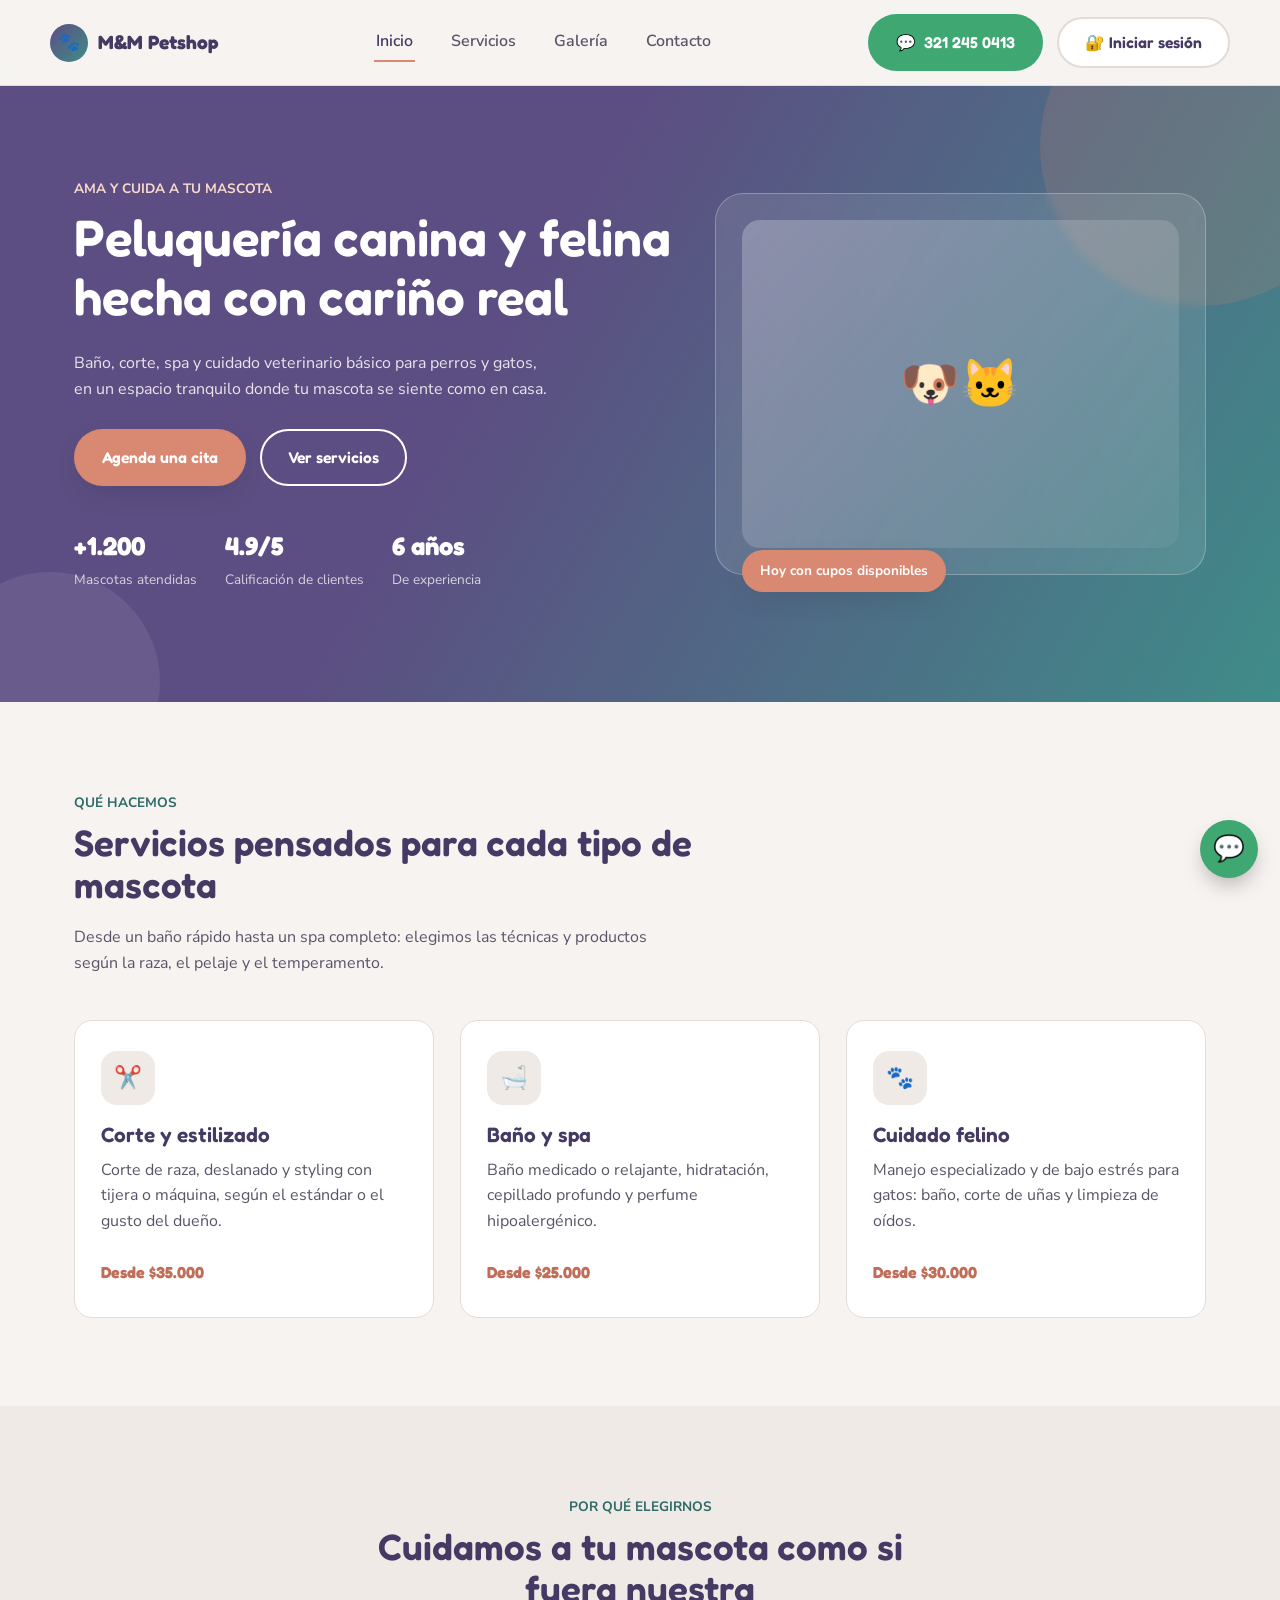
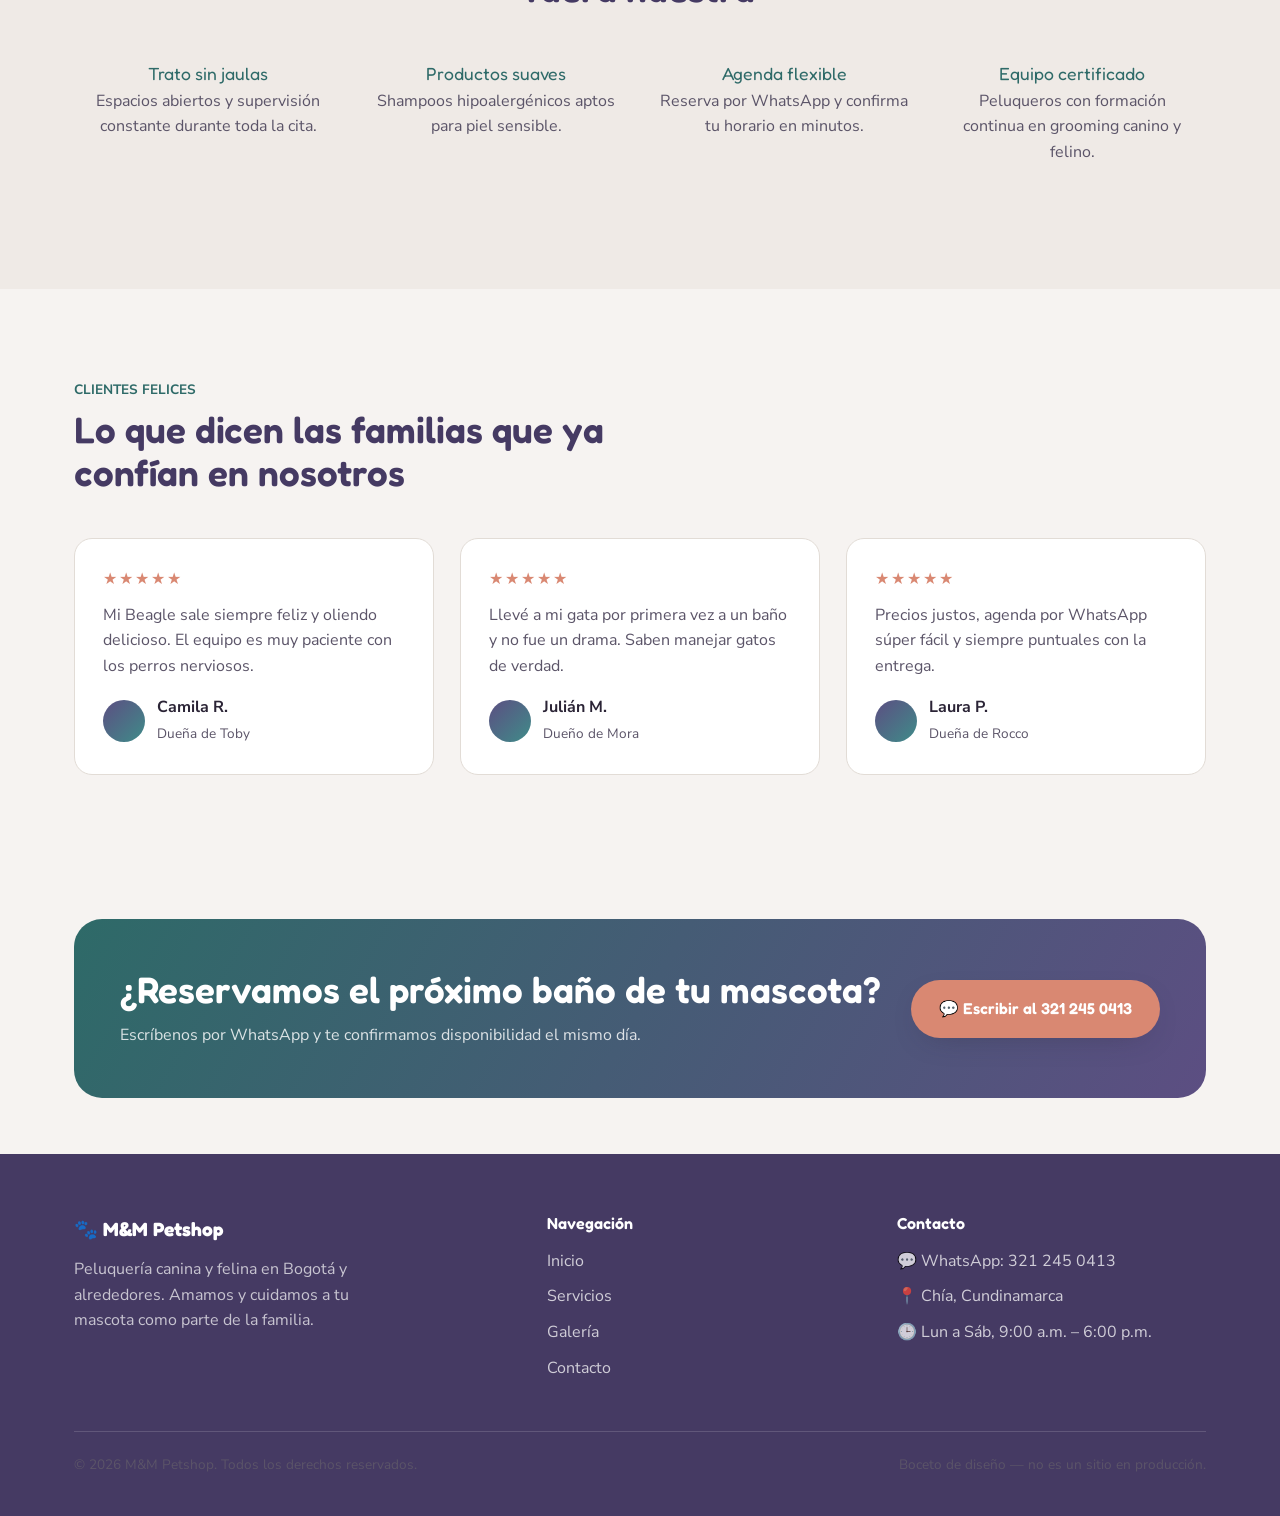
<file: file main/panel_dueno.html>
<!DOCTYPE html>
<html lang="es">
<head>
  <meta charset="UTF-8">
  <meta name="viewport" content="width=device-width, initial-scale=1, shrink-to-fit=no">
  <meta name="description" content="Panel de administración de M&M Petshop.">
  <meta name="robots" content="noindex">
  <title>Panel del dueño | M&M Petshop</title>
  <link rel="preconnect" href="https://fonts.gstatic.com">
  <link href="https://fonts.googleapis.com/css2?family=Fredoka:wght@500;600;700&family=Nunito+Sans:wght@400;600;700;800&display=swap" rel="stylesheet">
  <link rel="stylesheet" href="style.css">

  <!-- =========================================================
       Todo lo del panel admin (estilos, marcado y lógica CRUD)
       vive únicamente en este archivo, tal como se pidió.
       ========================================================= -->
  <style>
    :root{
      --app-teal: #35A79A;
      --app-plum: #6653A0;
      --app-coral: #E37A5E;
      --app-mint: #D7F0E6;
      --app-lav: #E7E0F4;
      --app-peach: #FBE3CE;
      --app-pink: #FBDCE6;
    }
    body{ background:var(--cream); }

    /* ---------- Layout general ---------- */
    .dash{ display:flex; min-height:100vh; }
    .dash-side{
      width:230px; flex-shrink:0;
      background:linear-gradient(180deg, var(--app-plum), var(--plum-dark));
      color:#fff; padding:24px 16px; display:flex; flex-direction:column;
      position:sticky; top:0; height:100vh; overflow-y:auto;
    }
    .dash-brand{ display:flex; align-items:center; gap:8px; font-family:var(--font-display); font-weight:700; font-size:1.05rem; margin-bottom:26px; }
    .dash-nav{ display:flex; flex-direction:column; gap:4px; flex:1; }
    .dash-link{
      display:flex; align-items:center; gap:10px; padding:11px 14px; border-radius:14px;
      font-weight:700; font-size:.88rem; color:rgba(255,255,255,.85); cursor:pointer;
      border:none; background:transparent; text-align:left; width:100%; font-family:var(--font-body);
    }
    .dash-link .ic{ font-size:1rem; }
    .dash-link.active{ background:rgba(255,255,255,.18); color:#fff; }
    .dash-link:hover{ background:rgba(255,255,255,.12); color:#fff; }
    .dash-user{
      margin:16px 0 10px; background:rgba(255,255,255,.1); border-radius:12px; padding:12px;
      font-size:.78rem; line-height:1.5;
    }
    .dash-user b{ display:block; font-family:var(--font-display); font-size:.9rem; }
    .dash-logout{
      background:rgba(255,255,255,.12); border:1px solid rgba(255,255,255,.25);
      color:#fff; border-radius:12px; padding:11px; font-family:var(--font-display); font-weight:600;
      font-size:.85rem; cursor:pointer;
    }

    .dash-main{ flex:1; padding:30px 34px; min-width:0; }
    .dash-head{ display:flex; justify-content:space-between; align-items:flex-start; flex-wrap:wrap; gap:12px; margin-bottom:24px; }
    .dash-head p{ margin:4px 0 0; }

    .dash-tab{ display:none; }
    .dash-tab.active{ display:block; }

    /* ---------- Tarjetas de estadística ---------- */
    .dash-stats{ display:grid; grid-template-columns:repeat(4,1fr); gap:14px; margin-bottom:26px; }
    .dstat{ border-radius:16px; padding:16px 18px; }
    .dstat .n{ font-family:var(--font-display); font-size:1.5rem; font-weight:700; color:var(--plum-dark); }
    .dstat .l{ font-size:.78rem; font-weight:700; color:var(--ink-soft); margin-top:2px; }
    .dstat.a{ background:var(--app-lav); } .dstat.b{ background:var(--app-mint); }
    .dstat.c{ background:var(--app-peach); } .dstat.d{ background:var(--app-pink); }

    .dash-cols{ display:grid; grid-template-columns:1.4fr 1fr; gap:20px; align-items:start; }

    /* ---------- Paneles / tarjetas de contenido ---------- */
    .dpanel{ background:var(--white); border:1px solid var(--line); border-radius:16px; margin-bottom:20px; overflow:hidden; }
    .dpanel-head{ display:flex; justify-content:space-between; align-items:center; padding:14px 18px; border-bottom:1px solid var(--line); gap:10px; flex-wrap:wrap; }
    .dpanel-head h3{ font-size:.98rem; margin:0; }
    .dpanel-body{ padding:6px 0; }
    .dadd{ font-size:.78rem; font-weight:700; color:var(--teal-dark); cursor:pointer; background:none; border:none; font-family:var(--font-body); }
    .dadd:hover{ text-decoration:underline; }

    .drow{ display:flex; justify-content:flex-start; align-items:center; gap:12px; padding:12px 18px; border-bottom:1px solid var(--line); font-size:.85rem; }
    .drow > .name, .drow > div:first-child{ flex:1 1 auto; min-width:0; }
    .drow:last-child{ border-bottom:none; }
    .drow .name{ font-weight:700; }
    .drow .meta{ font-size:.75rem; color:var(--ink-soft); }
    .drow .price{ font-family:var(--font-display); font-weight:700; color:var(--coral-dark); white-space:nowrap; min-width:90px; text-align:right; flex-shrink:0; }
    .drow-actions{ display:flex; gap:6px; flex-shrink:0; }
    .icon-btn{
      border:1px solid var(--line); background:var(--white); border-radius:9px; width:30px; height:30px;
      display:flex; align-items:center; justify-content:center; cursor:pointer; font-size:.85rem;
    }
    .icon-btn:hover{ border-color:var(--teal); }
    .icon-btn.danger:hover{ border-color:#C0574A; background:#FBEDEA; }

    .dtag.warn{ background:var(--app-peach); color:#8A4A24; }
    .dtag.cancel{ background:var(--app-pink); color:#9A3B54; }
    .dtag.info{ background:#E3ECFA; color:#2C4C80; }
    .dtag.off{ background:#ECECEC; color:#6B6B6B; }
    .drow.is-off{ opacity:.62; }
    .icon-btn.wsp:hover{ border-color:#25D366; background:#EAFBF0; }
    .form-error{ color:#9A3B54; font-size:.8rem; font-weight:700; margin:6px 0 0; min-height:1em; }
    .form-note{ color:var(--ink-soft); font-size:.78rem; margin:6px 0 0; }
    .dtag{ font-size:.7rem; font-weight:700; padding:4px 10px; border-radius:999px; background:var(--app-mint); color:var(--teal-dark); white-space:nowrap; }
    .dtext{ padding:14px 18px; font-size:.82rem; color:var(--ink-soft); line-height:1.6; }
    .dempty{ padding:18px; font-size:.85rem; color:var(--ink-soft); }

    /* ---------- Formularios inline de alta/edición ---------- */
    .inline-form{
      padding:14px 18px; background:var(--cream-soft); border-bottom:1px solid var(--line);
      display:grid; gap:10px;
    }
    .inline-form .frow{ display:grid; grid-template-columns:1fr 1fr; gap:10px; }
    .inline-form label{ font-size:.72rem; font-weight:700; color:var(--plum-dark); display:block; margin-bottom:4px; }
    .inline-form input, .inline-form select, .inline-form textarea{
      width:100%; border:1px solid var(--line); border-radius:10px; padding:9px 11px;
      font-family:var(--font-body); font-size:.85rem; background:var(--white);
    }
    .inline-form select{
      appearance:none; -webkit-appearance:none;
      background-image:url("data:image/svg+xml;utf8,<svg xmlns='http://www.w3.org/2000/svg' viewBox='0 0 20 20' fill='none'><path d='M5 8l5 5 5-5' stroke='%235C4E82' stroke-width='1.8' stroke-linecap='round' stroke-linejoin='round'/></svg>");
      background-repeat:no-repeat; background-position:right 12px center; background-size:16px;
      padding-right:34px; cursor:pointer;
    }
    .inline-form select:focus, .inline-form input:focus, .inline-form textarea:focus{
      outline:none; border-color:var(--teal); box-shadow:0 0 0 3px rgba(63,140,137,.16);
    }
    .inline-form select.pet-select{
      font-family:var(--font-display); font-weight:600; font-size:.95rem;
      background-color:var(--cream-soft); border:2px solid var(--line); padding:11px 34px 11px 14px;
    }
    .inline-form select.pet-select:focus{ border-color:var(--coral); box-shadow:0 0 0 3px rgba(217,136,114,.18); }
    .inline-form textarea{ resize:vertical; min-height:64px; }
    .inline-form .factions{ display:flex; gap:8px; justify-content:flex-end; }
    .btn-sm{
      border-radius:999px; padding:8px 16px; font-family:var(--font-display); font-weight:600;
      font-size:.78rem; cursor:pointer; border:1px solid transparent;
    }
    .btn-sm.save{ background:var(--coral); color:#fff; }
    .btn-sm.save:hover{ background:var(--coral-dark); }
    .btn-sm.cancel{ background:var(--white); border-color:var(--line); color:var(--ink-soft); }

    /* ---------- Medicamentos (chips editables) ---------- */
    .med-chip-row{ display:flex; flex-wrap:wrap; gap:6px; margin:6px 0; }
    .med-chip{
      display:inline-flex; align-items:center; gap:6px; background:var(--app-peach); color:#8A4A24;
      font-size:.72rem; font-weight:700; padding:4px 6px 4px 10px; border-radius:999px;
    }
    .med-chip button{
      border:none; background:rgba(0,0,0,.08); color:inherit; width:16px; height:16px; border-radius:50%;
      cursor:pointer; font-size:.65rem; line-height:1; display:flex; align-items:center; justify-content:center;
    }
    .med-add-row{ display:flex; gap:6px; margin-top:6px; }
    .med-add-row input{ flex:1; border:1px solid var(--line); border-radius:8px; padding:6px 9px; font-size:.78rem; }
    .med-add-row button{ border:none; background:var(--teal); color:#fff; border-radius:8px; padding:6px 10px; font-size:.78rem; cursor:pointer; }

    .appt-card{ border:1px solid var(--line); border-radius:14px; padding:14px 16px; margin:0 18px 14px; }
    .appt-card:last-child{ margin-bottom:18px; }
    .appt-top{ display:flex; justify-content:space-between; align-items:flex-start; gap:10px; flex-wrap:wrap; }
    .appt-title{ font-family:var(--font-display); font-weight:600; font-size:.92rem; }
    .appt-sub{ font-size:.75rem; color:var(--ink-soft); }

    .toolbar{ display:flex; gap:10px; flex-wrap:wrap; margin-bottom:16px; }
    .toolbar select, .toolbar input{
      border:1px solid var(--line); border-radius:10px; padding:8px 12px; font-size:.82rem; background:var(--white);
    }

    .save-toast{
      position:fixed; bottom:20px; right:20px; background:var(--plum-dark); color:#fff;
      padding:12px 18px; border-radius:12px; font-size:.85rem; font-weight:600;
      box-shadow:var(--shadow-soft); opacity:0; transform:translateY(10px); transition:opacity .2s, transform .2s;
      pointer-events:none; z-index:200;
    }
    .save-toast.show{ opacity:1; transform:translateY(0); }

    @media (max-width:900px){
      .dash{ flex-direction:column; }
      .dash-side{ width:100%; flex-direction:row; align-items:center; gap:10px; overflow-x:auto; position:relative; height:auto; }
      .dash-brand{ margin-bottom:0; }
      .dash-nav{ flex-direction:row; }
      .dash-user{ display:none; }
      .dash-main{ padding:22px 18px; }
      .dash-stats{ grid-template-columns:repeat(2,1fr); }
      .dash-cols{ grid-template-columns:1fr; }
      .inline-form .frow{ grid-template-columns:1fr; }
    }
  </style>
</head>
<body>

  <div class="dash">
    <aside class="dash-side">
      <div class="dash-brand">🐾 M&amp;M Petshop <span style="opacity:.7;font-weight:500;font-size:.75rem;">· Dueño</span></div>
      <nav class="dash-nav">
        <button class="dash-link active" data-tab="inicio" type="button"><span class="ic">🏠</span> Inicio</button>
        <button class="dash-link" data-tab="servicios" type="button"><span class="ic">🧴</span> Servicios</button>
        <button class="dash-link" data-tab="empleados" type="button"><span class="ic">🧑‍🦰</span> Empleados</button>
        <button class="dash-link" data-tab="reservas" type="button"><span class="ic">📅</span> Reservas</button>
        <button class="dash-link" data-tab="perfil" type="button"><span class="ic">🏷️</span> Perfil del negocio</button>
      </nav>
      <div class="dash-user"><b id="side-admin-name">Equipo M&amp;M</b>Sesión de dueño del negocio</div>
      <button id="admin-logout" class="dash-logout" type="button">↩ Cerrar sesión</button>
    </aside>

    <main class="dash-main">

      <!-- ============ TAB: INICIO ============ -->
      <section class="dash-tab active" id="tab-inicio">
        <div class="dash-head">
          <div>
            <h2>Hola, <span id="admin-name">Equipo</span> 👋</h2>
            <p id="biz-address-line">Chía, Cundinamarca — panel de administración</p>
          </div>
        </div>

        <div class="dash-stats">
          <div class="dstat a"><div class="n" id="stat-citas">—</div><div class="l">Citas registradas</div></div>
          <div class="dstat b"><div class="n" id="stat-ingresos">—</div><div class="l">Ingresos estimados</div></div>
          <div class="dstat c"><div class="n" id="stat-empleados">—</div><div class="l">Empleados</div></div>
          <div class="dstat d"><div class="n" id="stat-servicios">—</div><div class="l">Servicios publicados</div></div>
        </div>

        <div class="dpanel">
          <div class="dpanel-head"><h3>Citas más recientes</h3><span class="dadd" data-goto="reservas">Ir a Reservas →</span></div>
          <div id="home-reservas"></div>
        </div>
      </section>

      <!-- ============ TAB: SERVICIOS ============ -->
      <section class="dash-tab" id="tab-servicios">
        <div class="dash-head">
          <div><h2>Servicios y precios</h2><p>Crea, edita o elimina lo que ofrece el negocio.</p></div>
        </div>
        <div class="dpanel">
          <div class="dpanel-head">
            <h3>Catálogo de servicios</h3>
            <button class="dadd" id="add-service-btn" type="button">+ Agregar servicio</button>
          </div>
          <div id="service-form-slot"></div>
          <div id="services-list"></div>
        </div>
      </section>

      <!-- ============ TAB: EMPLEADOS ============ -->
      <section class="dash-tab" id="tab-empleados">
        <div class="dash-head">
          <div><h2>Empleados</h2><p>Gestiona quién atiende y sus horarios.</p></div>
        </div>
        <div class="dpanel">
          <div class="dpanel-head">
            <h3>Equipo</h3>
            <button class="dadd" id="add-employee-btn" type="button">+ Agregar empleado</button>
          </div>
          <div id="employee-form-slot"></div>
          <div id="employees-list"></div>
        </div>
      </section>

      <!-- ============ TAB: RESERVAS ============ -->
      <section class="dash-tab" id="tab-reservas">
        <div class="dash-head">
          <div><h2>Reservas</h2><p>Historial de citas por mascota: servicio, profesional, notas y medicamentos recetados.</p></div>
        </div>

        <div class="dpanel">
          <div class="dpanel-head"><h3>Próxima cita por mascota</h3></div>
          <div id="next-appt-list"></div>
        </div>

        <div class="toolbar">
          <select id="filter-pet"><option value="">Todas las mascotas</option></select>
        </div>

        <div class="dpanel">
          <div class="dpanel-head">
            <h3>Citas</h3>
            <button class="dadd" id="add-appt-btn" type="button">+ Nueva reserva</button>
          </div>
          <div id="appt-form-slot"></div>
          <div id="appts-list"></div>
        </div>
      </section>

      <!-- ============ TAB: PERFIL DEL NEGOCIO ============ -->
      <section class="dash-tab" id="tab-perfil">
        <div class="dash-head">
          <div><h2>Perfil del negocio</h2><p>Estos datos aparecen en el sitio público y en los mensajes automáticos.</p></div>
        </div>
        <div class="dpanel">
          <form id="profile-form" class="inline-form" style="border-bottom:none;">
            <div class="frow">
              <div><label for="p-name">Nombre del negocio</label><input id="p-name" type="text"></div>
              <div><label for="p-phone">WhatsApp / teléfono</label><input id="p-phone" type="text"></div>
            </div>
            <div class="frow">
              <div><label for="p-address">Dirección / zona</label><input id="p-address" type="text"></div>
              <div><label for="p-hours">Horario de atención</label><input id="p-hours" type="text"></div>
            </div>
            <div>
              <label for="p-template">Mensaje de confirmación automático</label>
              <textarea id="p-template" placeholder="Usa {cliente} {mascota} {fecha} {hora} {empleado}"></textarea>
            </div>
            <div class="factions">
              <button type="submit" class="btn-sm save">Guardar cambios</button>
            </div>
          </form>
        </div>
        <div class="dpanel">
          <div class="dpanel-head"><h3>Restablecer datos de ejemplo</h3></div>
          <div class="dtext">
            Esto borra todos los cambios guardados en este navegador (servicios, empleados, reservas y
            perfil) y vuelve a cargar los datos originales de <code>data.json</code>.
            <div style="margin-top:10px;"><button class="btn-sm cancel" id="reset-db-btn" type="button">Restablecer datos</button></div>
          </div>
        </div>
      </section>

    </main>
  </div>

  <div class="save-toast" id="save-toast">Guardado ✓</div>

  <script src="reglas.js"></script>
  <script>
  (function () {

    var STORAGE_KEY = "mm_petshop_db";
    var SESSION_KEY = "mm_session";
    var DB = null;

    /* ---------- Guarda de sesión: solo el rol "dueno" puede ver este archivo ---------- */
    var session = null;
    try { session = JSON.parse(sessionStorage.getItem(SESSION_KEY)); } catch (e) { session = null; }
    if (!session || session.role !== "dueno") {
      window.location.href = "index.html";
      return;
    }
    document.getElementById("admin-name").textContent = session.name || "Equipo";
    document.getElementById("side-admin-name").textContent = session.name || "Equipo";

    document.getElementById("admin-logout").addEventListener("click", function () {
      try { sessionStorage.removeItem(SESSION_KEY); } catch (e) {}
      window.location.href = "index.html";
    });

    /* ---------- Carga / guardado del almacén compartido ---------- */
    function loadDB() {
      var cached = null;
      try { cached = localStorage.getItem(STORAGE_KEY); } catch (e) {}
      if (cached) {
        try { return Promise.resolve(JSON.parse(cached)); } catch (e) {}
      }
      return fetch("data.json").then(function (res) { return res.json(); });
    }

    function saveDB() {
      try { localStorage.setItem(STORAGE_KEY, JSON.stringify(DB)); } catch (e) {}
      toast();
    }

    function toast() {
      var el = document.getElementById("save-toast");
      el.classList.add("show");
      clearTimeout(toast._t);
      toast._t = setTimeout(function () { el.classList.remove("show"); }, 1400);
    }

    function uid(prefix) {
      return prefix + "_" + Math.random().toString(36).slice(2, 9);
    }

    function money(n) {
      if (n === null || n === undefined || n === "") return "Variable";
      return "$" + Number(n).toLocaleString("es-CO");
    }

    function formatDate(isoDate) {
      if (!isoDate) return "—";
      var d = new Date(isoDate + "T00:00:00");
      return d.toLocaleDateString("es-CO", { day: "2-digit", month: "short", year: "numeric" });
    }

    function escapeHtml(str) {
      return String(str || "").replace(/[&<>"']/g, function (c) {
        return { "&": "&amp;", "<": "&lt;", ">": "&gt;", '"': "&quot;", "'": "&#39;" }[c];
      });
    }

    /* ---------- Navegación entre pestañas ---------- */
    var tabButtons = document.querySelectorAll(".dash-link[data-tab]");
    tabButtons.forEach(function (btn) {
      btn.addEventListener("click", function () { goToTab(btn.dataset.tab); });
    });
    document.querySelectorAll("[data-goto]").forEach(function (el) {
      el.addEventListener("click", function () { goToTab(el.dataset.goto); });
    });
    function goToTab(tab) {
      document.querySelectorAll(".dash-link[data-tab]").forEach(function (b) {
        b.classList.toggle("active", b.dataset.tab === tab);
      });
      document.querySelectorAll(".dash-tab").forEach(function (s) {
        s.classList.toggle("active", s.id === "tab-" + tab);
      });
    }

    /* =========================================================
       INICIO
       ========================================================= */
    function renderInicio() {
      document.getElementById("biz-address-line").textContent = DB.meta.address + " — panel del dueño";

      var allAppts = [];
      DB.pets.forEach(function (pet) {
        pet.appointments.forEach(function (a) {
          allAppts.push({ pet: pet, appt: a });
        });
      });
      allAppts.sort(function (x, y) { return (y.appt.date + (y.appt.time || "")).localeCompare(x.appt.date + (x.appt.time || "")); });

      document.getElementById("stat-citas").textContent = allAppts.length;
      var estimated = allAppts.length * 45000;
      document.getElementById("stat-ingresos").textContent = money(estimated);
      document.getElementById("stat-empleados").textContent = MMRules.empleadosActivos(DB).length;
      document.getElementById("stat-servicios").textContent = DB.services.filter(function (x) { return x.active !== false; }).length;

      var wrap = document.getElementById("home-reservas");
      wrap.innerHTML = "";
      if (!allAppts.length) {
        wrap.innerHTML = '<p class="dempty">Todavía no hay citas registradas.</p>';
      }
      allAppts.slice(0, 5).forEach(function (item) {
        var row = document.createElement("div");
        row.className = "drow";
        row.innerHTML =
          '<div><div class="name">' + item.pet.avatar + " " + escapeHtml(item.pet.name) + '</div>' +
          '<div class="meta">' + escapeHtml(item.pet.owner) + " · " + escapeHtml(MMRules.nombreServicio(DB, item.appt)) + '</div></div>' +
          '<span class="dtag">' + formatDate(item.appt.date) + " " + escapeHtml(item.appt.time || "") + " · " + escapeHtml(MMRules.nombreEmpleado(DB, item.appt)) + '</span>';
        wrap.appendChild(row);
      });
    }

    /* =========================================================
       SERVICIOS — CRUD
       Regla: un servicio con historial no se borra, se DESACTIVA.
       Deja de ofrecerse en las reservas, pero las citas pasadas
       conservan su servicio y su historial.
       ========================================================= */
    var editingServiceId = null;

    function speciesLabel(list) {
      if (!list || list.length !== 1) return "Perros y gatos";
      return list[0] === "Gato" ? "Solo gatos" : "Solo perros";
    }

    function renderServices() {
      var wrap = document.getElementById("services-list");
      wrap.innerHTML = "";
      if (!DB.services.length) {
        wrap.innerHTML = '<p class="dempty">No hay servicios todavía. Agrega el primero.</p>';
        return;
      }
      DB.services.forEach(function (s) {
        var off = s.active === false;
        var row = document.createElement("div");
        row.className = "drow" + (off ? " is-off" : "");
        var extra = s.bookable === false ? "No se agenda" : (s.duration + " min · " + speciesLabel(s.species));
        row.innerHTML =
          '<div><div class="name">' + escapeHtml(s.name) + (off ? ' <span class="dtag off">Inactivo</span>' : '') + '</div>' +
          '<div class="meta">' + escapeHtml(s.meta || "") + ' · ' + escapeHtml(extra) + '</div></div>' +
          '<div class="price">' + money(s.price) + '</div>' +
          '<div class="drow-actions">' +
            '<button class="icon-btn" data-edit="' + s.id + '" title="Editar">✏️</button>' +
            (off
              ? '<button class="icon-btn" data-on="' + s.id + '" title="Volver a ofrecer">↩️</button>'
              : '<button class="icon-btn danger" data-off="' + s.id + '" title="Desactivar (conserva el historial)">🗑️</button>') +
          '</div>';
        wrap.appendChild(row);
      });
      wrap.querySelectorAll("[data-edit]").forEach(function (b) {
        b.addEventListener("click", function () { openServiceForm(b.dataset.edit); });
      });
      wrap.querySelectorAll("[data-off]").forEach(function (b) {
        b.addEventListener("click", function () {
          if (!confirm("El servicio dejará de ofrecerse en las reservas, pero el historial de citas se conserva. ¿Continuar?")) return;
          var s = MMRules.servicioPorId(DB, b.dataset.off);
          if (s) s.active = false;
          saveDB(); renderServices(); renderInicio(); refreshApptSelectors(); renderAppointments();
        });
      });
      wrap.querySelectorAll("[data-on]").forEach(function (b) {
        b.addEventListener("click", function () {
          var s = MMRules.servicioPorId(DB, b.dataset.on);
          if (s) s.active = true;
          saveDB(); renderServices(); renderInicio(); refreshApptSelectors();
        });
      });
    }

    document.getElementById("add-service-btn").addEventListener("click", function () { openServiceForm(null); });

    function openServiceForm(id) {
      editingServiceId = id;
      var svc = id ? DB.services.find(function (s) { return s.id === id; }) : null;
      var slot = document.getElementById("service-form-slot");
      var sp = svc ? speciesLabel(svc.species) : "Perros y gatos";
      slot.innerHTML =
        '<form class="inline-form" id="service-form">' +
          '<div class="frow">' +
            '<div><label>Nombre del servicio</label><input id="svc-name" required value="' + escapeHtml(svc ? svc.name : "") + '"></div>' +
            '<div><label>Precio (COP) — vacío = "Variable" (no se agenda)</label><input id="svc-price" type="number" min="0" step="1000" placeholder="Ej: 25000" value="' + ((svc && svc.price !== null && svc.price !== undefined) ? svc.price : "") + '"></div>' +
          '</div>' +
          '<div class="frow">' +
            '<div><label>Duración (minutos, múltiplo de 30)</label><input id="svc-duration" type="number" min="30" step="30" value="' + (svc && svc.duration ? svc.duration : 60) + '"></div>' +
            '<div><label>Aplica para</label><select id="svc-species">' +
              ["Perros y gatos", "Solo perros", "Solo gatos"].map(function (o) {
                return '<option' + (o === sp ? " selected" : "") + '>' + o + '</option>';
              }).join("") +
            '</select></div>' +
          '</div>' +
          '<div><label>Detalle (razas, tamaños, incluye...)</label><input id="svc-meta" value="' + escapeHtml(svc ? svc.meta : "") + '"></div>' +
          '<p class="form-error" id="svc-error"></p>' +
          '<div class="factions">' +
            '<button type="button" class="btn-sm cancel" id="svc-cancel">Cancelar</button>' +
            '<button type="submit" class="btn-sm save">' + (svc ? "Guardar cambios" : "Agregar servicio") + '</button>' +
          '</div>' +
        '</form>';
      document.getElementById("svc-cancel").addEventListener("click", function () { slot.innerHTML = ""; });
      document.getElementById("service-form").addEventListener("submit", function (e) {
        e.preventDefault();
        var name = document.getElementById("svc-name").value.trim();
        var priceRaw = document.getElementById("svc-price").value.trim();
        var price = priceRaw === "" ? null : (parseInt(priceRaw, 10) || 0);
        var duration = parseInt(document.getElementById("svc-duration").value, 10) || 60;
        var spSel = document.getElementById("svc-species").value;
        var species = spSel === "Solo perros" ? ["Perro"] : (spSel === "Solo gatos" ? ["Gato"] : ["Perro", "Gato"]);
        var meta = document.getElementById("svc-meta").value.trim();
        var err = document.getElementById("svc-error");
        if (!name) return;
        if (duration % 30 !== 0) { err.textContent = "La duración debe ser múltiplo de 30 minutos."; return; }
        var repetido = DB.services.some(function (s) { return s !== svc && s.name.toLowerCase() === name.toLowerCase(); });
        if (repetido) { err.textContent = "Ya existe un servicio con ese nombre."; return; }
        if (svc) {
          svc.name = name; svc.price = price; svc.meta = meta; svc.duration = duration; svc.species = species;
          svc.bookable = price !== null;
        } else {
          DB.services.push({ id: uid("s"), name: name, price: price, meta: meta, duration: duration, species: species, active: true, bookable: price !== null });
        }
        saveDB(); slot.innerHTML = ""; renderServices(); renderInicio(); refreshApptSelectors(); renderAppointments();
      });
    }

    /* =========================================================
       EMPLEADOS — CRUD
       Regla: un empleado con historial no se borra, se DESACTIVA.
       Sus citas pasadas siguen mostrando quién atendió.
       ========================================================= */
    function renderEmployees() {
      var wrap = document.getElementById("employees-list");
      wrap.innerHTML = "";
      if (!DB.employees.length) {
        wrap.innerHTML = '<p class="dempty">No hay empleados todavía. Agrega el primero.</p>';
        return;
      }
      DB.employees.forEach(function (emp) {
        var off = emp.active === false;
        var row = document.createElement("div");
        row.className = "drow" + (off ? " is-off" : "");
        row.innerHTML =
          '<div><div class="name">' + escapeHtml(emp.name) + (off ? ' <span class="dtag off">Inactivo</span>' : '') + '</div><div class="meta">' + escapeHtml(emp.schedule || "") + '</div></div>' +
          '<div class="drow-actions">' +
            '<button class="icon-btn" data-edit="' + emp.id + '" title="Editar">✏️</button>' +
            (off
              ? '<button class="icon-btn" data-on="' + emp.id + '" title="Reactivar">↩️</button>'
              : '<button class="icon-btn danger" data-off="' + emp.id + '" title="Desactivar (conserva el historial)">🗑️</button>') +
          '</div>';
        wrap.appendChild(row);
      });
      wrap.querySelectorAll("[data-edit]").forEach(function (b) {
        b.addEventListener("click", function () { openEmployeeForm(b.dataset.edit); });
      });
      wrap.querySelectorAll("[data-off]").forEach(function (b) {
        b.addEventListener("click", function () {
          var emp = MMRules.empleadoPorId(DB, b.dataset.off);
          if (!emp) return;
          var pendientes = allAppointmentsFlat().filter(function (it) {
            return it.appt.employeeId === emp.id && MMRules.esActiva(it.appt);
          });
          if (pendientes.length) {
            alert(emp.name + " tiene " + pendientes.length + " cita(s) pendiente(s) o confirmada(s). Reasígnalas a otro peluquero o cancélalas antes de desactivarlo.");
            return;
          }
          if (!confirm("El empleado ya no podrá recibir citas, pero su historial de atenciones se conserva. ¿Continuar?")) return;
          emp.active = false;
          saveDB(); renderEmployees(); renderInicio(); refreshApptSelectors();
        });
      });
      wrap.querySelectorAll("[data-on]").forEach(function (b) {
        b.addEventListener("click", function () {
          var emp = MMRules.empleadoPorId(DB, b.dataset.on);
          if (emp) emp.active = true;
          saveDB(); renderEmployees(); renderInicio(); refreshApptSelectors();
        });
      });
    }

    document.getElementById("add-employee-btn").addEventListener("click", function () { openEmployeeForm(null); });

    function openEmployeeForm(id) {
      var emp = id ? DB.employees.find(function (e) { return e.id === id; }) : null;
      var slot = document.getElementById("employee-form-slot");
      slot.innerHTML =
        '<form class="inline-form" id="employee-form">' +
          '<div class="frow">' +
            '<div><label>Nombre</label><input id="emp-name" required value="' + escapeHtml(emp ? emp.name : "") + '"></div>' +
            '<div><label>Horario</label><input id="emp-schedule" placeholder="Lun–Sáb · 9:00–18:00" value="' + escapeHtml(emp ? emp.schedule : "") + '"></div>' +
          '</div>' +
          '<div class="factions">' +
            '<button type="button" class="btn-sm cancel" id="emp-cancel">Cancelar</button>' +
            '<button type="submit" class="btn-sm save">' + (emp ? "Guardar cambios" : "Agregar empleado") + '</button>' +
          '</div>' +
        '</form>';
      document.getElementById("emp-cancel").addEventListener("click", function () { slot.innerHTML = ""; });
      document.getElementById("employee-form").addEventListener("submit", function (e) {
        e.preventDefault();
        var name = document.getElementById("emp-name").value.trim();
        var schedule = document.getElementById("emp-schedule").value.trim();
        if (!name) return;
        if (emp) {
          emp.name = name; emp.schedule = schedule;
        } else {
          DB.employees.push({ id: uid("e"), name: name, schedule: schedule, active: true });
        }
        saveDB(); slot.innerHTML = ""; renderEmployees(); renderInicio(); refreshApptSelectors();
      });
    }

    /* =========================================================
       RESERVAS (citas) — CRUD, incluye medicamentos por cita
       ========================================================= */
    var petFilterEl = document.getElementById("filter-pet");
    petFilterEl.addEventListener("change", renderAppointments);

    function refreshApptSelectors() {
      petFilterEl.innerHTML = '<option value="">Todas las mascotas</option>' +
        DB.pets.map(function (p) { return '<option value="' + p.id + '">' + p.avatar + " " + escapeHtml(p.name) + '</option>'; }).join("");
    }

    function apptKey(a) { return a.date + " " + (a.time || "00:00"); }

    function allAppointmentsFlat() {
      var list = [];
      DB.pets.forEach(function (pet) {
        pet.appointments.forEach(function (a) { list.push({ pet: pet, appt: a }); });
      });
      list.sort(function (x, y) { return apptKey(y.appt).localeCompare(apptKey(x.appt)); });
      return list;
    }

    /* ---------- Punto 1: editar la fecha de la próxima cita por mascota ---------- */
    function renderNextAppointments() {
      var wrap = document.getElementById("next-appt-list");
      wrap.innerHTML = "";
      DB.pets.forEach(function (pet) {
        var row = document.createElement("div");
        row.className = "drow";
        row.innerHTML =
          '<div><div class="name">' + pet.avatar + " " + escapeHtml(pet.name) + '</div><div class="meta">' + escapeHtml(pet.owner) + '</div></div>' +
          '<input type="date" value="' + (pet.nextAppointment || "") + '" data-next-for="' + pet.id + '" style="border:1px solid var(--line);border-radius:10px;padding:7px 10px;font-size:.82rem;">' +
          '<button class="icon-btn danger" data-clear-next="' + pet.id + '" title="Quitar próxima cita">✕</button>';
        wrap.appendChild(row);
      });
      wrap.querySelectorAll("[data-next-for]").forEach(function (input) {
        input.addEventListener("change", function () {
          var pet = DB.pets.find(function (p) { return p.id === input.dataset.nextFor; });
          if (!pet) return;
          pet.nextAppointment = input.value || null;
          saveDB();
        });
      });
      wrap.querySelectorAll("[data-clear-next]").forEach(function (btn) {
        btn.addEventListener("click", function () {
          var pet = DB.pets.find(function (p) { return p.id === btn.dataset.clearNext; });
          if (!pet) return;
          pet.nextAppointment = null;
          saveDB(); renderNextAppointments();
        });
      });
    }

    function estadoTagClass(estado) {
      if (estado === "Cancelada") return "dtag cancel";
      if (estado === "Pendiente") return "dtag warn";
      if (estado === "Confirmada") return "dtag info";
      return "dtag";
    }

    function renderAppointments() {
      var wrap = document.getElementById("appts-list");
      wrap.innerHTML = "";
      var filterPet = petFilterEl.value;
      var list = allAppointmentsFlat().filter(function (item) {
        return !filterPet || item.pet.id === filterPet;
      });

      if (!list.length) {
        wrap.innerHTML = '<p class="dempty">No hay reservas para mostrar.</p>';
        return;
      }

      list.forEach(function (item) {
        var pet = item.pet, appt = item.appt;
        var card = document.createElement("div");
        card.className = "appt-card";
        var medsHtml = appt.meds.map(function (m, idx) {
          return '<span class="med-chip">💊 ' + escapeHtml(m) + '<button data-rmmed="' + idx + '" title="Quitar">✕</button></span>';
        }).join("");
        var activa = MMRules.esActiva(appt);
        var completada = appt.estado === "Completada";

        card.innerHTML =
          '<div class="appt-top">' +
            '<div>' +
              '<div class="appt-title">' + pet.avatar + " " + escapeHtml(pet.name) + " — " + escapeHtml(MMRules.nombreServicio(DB, appt)) + '</div>' +
              '<div class="appt-sub">' + formatDate(appt.date) + " · " + escapeHtml(appt.time || "sin hora") + " · Atendido por " + escapeHtml(MMRules.nombreEmpleado(DB, appt)) + " · Dueño: " + escapeHtml(pet.owner) + '</div>' +
            '</div>' +
            '<div style="display:flex;align-items:center;gap:8px;">' +
              '<span class="' + estadoTagClass(appt.estado) + '">' + escapeHtml(appt.estado || "Pendiente") + '</span>' +
              '<div class="drow-actions">' +
                (activa ? '<button class="icon-btn wsp" data-wsp title="Enviar confirmación por WhatsApp">📲</button>' : '') +
                '<button class="icon-btn" data-edit-appt title="Editar cita">✏️</button>' +
                (completada ? '' : '<button class="icon-btn danger" data-del-appt title="Eliminar cita">🗑️</button>') +
              '</div>' +
            '</div>' +
          '</div>' +
          '<p style="font-size:.82rem;color:var(--ink-soft);margin:8px 0 4px;">' + escapeHtml(appt.notes || "Sin notas.") + '</p>' +
          '<div><strong style="font-size:.75rem;color:var(--plum-dark);">Medicamentos recetados</strong>' +
          '<div class="med-chip-row">' + (medsHtml || '<span style="font-size:.78rem;color:var(--ink-soft);">Ninguno</span>') + '</div>' +
          '<div class="med-add-row"><input type="text" placeholder="Nuevo medicamento..." data-newmed>' +
          '<button type="button" data-addmed>+ Agregar</button></div></div>';

        // Quitar medicamento
        card.querySelectorAll("[data-rmmed]").forEach(function (btn) {
          btn.addEventListener("click", function () {
            appt.meds.splice(parseInt(btn.dataset.rmmed, 10), 1);
            saveDB(); renderAppointments();
          });
        });
        // Agregar medicamento
        card.querySelector("[data-addmed]").addEventListener("click", function () {
          var input = card.querySelector("[data-newmed]");
          var val = input.value.trim();
          if (!val) return;
          appt.meds.push(val);
          saveDB(); renderAppointments();
        });
        card.querySelector("[data-newmed]").addEventListener("keydown", function (e) {
          if (e.key === "Enter") { e.preventDefault(); card.querySelector("[data-addmed]").click(); }
        });
        // Confirmación por WhatsApp con la plantilla del negocio ({cliente}, {mascota}, {fecha}, {hora}, {empleado})
        var wsp = card.querySelector("[data-wsp]");
        if (wsp) {
          wsp.addEventListener("click", function () {
            if (!appt.time) { alert("Esta cita no tiene hora. Edítala y asígnale una hora antes de enviar la confirmación."); return; }
            window.open(MMRules.enlaceWhatsApp(MMRules.mensajeConfirmacion(DB, pet, appt)), "_blank", "noopener");
          });
        }
        // Editar cita
        card.querySelector("[data-edit-appt]").addEventListener("click", function () {
          openApptForm(pet.id, appt.id);
        });
        // Eliminar cita (las completadas son historial y no se eliminan)
        var del = card.querySelector("[data-del-appt]");
        if (del) {
          del.addEventListener("click", function () {
            if (!confirm("¿Eliminar esta reserva?")) return;
            pet.appointments = pet.appointments.filter(function (a) { return a.id !== appt.id; });
            saveDB(); renderAppointments(); renderInicio();
          });
        }

        wrap.appendChild(card);
      });
    }

    document.getElementById("add-appt-btn").addEventListener("click", function () { openApptForm(null, null); });

    /* ---------- Formulario de cita con todas las reglas de negocio ----------
       - Guarda fecha Y hora.
       - Horario de atención (lun–sáb, 9:00–18:00), franjas de 30 min, 1 h de anticipación.
       - Un peluquero no puede tener dos citas activas que se crucen (mismo u otro servicio).
       - El servicio debe aplicar a la especie de la mascota.
       - Solo transiciones de estado válidas; completada y cancelada son estados finales. */
    function openApptForm(petId, apptId) {
      var pet = petId ? DB.pets.find(function (p) { return p.id === petId; }) : null;
      var appt = (pet && apptId) ? pet.appointments.find(function (a) { return a.id === apptId; }) : null;
      var slot = document.getElementById("appt-form-slot");
      var finalState = appt && MMRules.esFinal(appt);
      var dis = finalState ? " disabled" : "";

      var petOptions = DB.pets.map(function (p) {
        return '<option value="' + p.id + '"' + (pet && pet.id === p.id ? " selected" : "") + '>' + p.avatar + " " + escapeHtml(p.name) + " (" + escapeHtml(p.owner) + ")</option>";
      }).join("");

      // Solo servicios reservables; si la cita ya tenía uno desactivado, se muestra para no perderlo.
      var svcList = MMRules.serviciosReservables(DB).slice();
      var currentSvc = appt && appt.serviceId ? MMRules.servicioPorId(DB, appt.serviceId) : null;
      if (currentSvc && svcList.indexOf(currentSvc) === -1) svcList.push(currentSvc);
      var svcOptions = svcList.map(function (s) {
        return '<option value="' + s.id + '"' + (appt && appt.serviceId === s.id ? " selected" : "") + '>' +
          escapeHtml(s.name) + " (" + s.duration + " min)" + (s.active === false ? " — inactivo" : "") + '</option>';
      }).join("");

      var empList = MMRules.empleadosActivos(DB).slice();
      var currentEmp = appt && appt.employeeId ? MMRules.empleadoPorId(DB, appt.employeeId) : null;
      if (currentEmp && empList.indexOf(currentEmp) === -1) empList.push(currentEmp);
      var empOptions = empList.map(function (e) {
        return '<option value="' + e.id + '"' + (appt && appt.employeeId === e.id ? " selected" : "") + '>' + escapeHtml(e.name) + (e.active === false ? " — inactivo" : "") + '</option>';
      }).join("");

      var estados = appt ? MMRules.estadosPermitidos(appt.estado) : ["Pendiente", "Confirmada"];

      slot.innerHTML =
        '<form class="inline-form" id="appt-form">' +
          (finalState ? '<p class="form-note">Esta cita está <strong>' + escapeHtml(appt.estado) + '</strong>: es un estado final, así que solo puedes editar las notas.</p>' : '') +
          '<div class="frow">' +
            '<div><label>🐾 Mascota</label><select id="appt-pet" class="pet-select" required' + dis + '>' + petOptions + '</select></div>' +
            '<div><label>Servicio</label><select id="appt-service" required' + dis + '>' + svcOptions + '</select></div>' +
          '</div>' +
          '<div class="frow">' +
            '<div><label>Fecha</label><input id="appt-date" type="date" required' + dis + ' value="' + (appt ? appt.date : "") + '"></div>' +
            '<div><label>Hora (franjas de 30 min, 9:00–18:00)</label><input id="appt-time" type="time" required step="1800" min="09:00" max="17:30"' + dis + ' value="' + (appt && appt.time ? appt.time : "") + '"></div>' +
          '</div>' +
          '<div class="frow">' +
            '<div><label>Profesional</label><select id="appt-prof" required' + dis + '>' + empOptions + '</select></div>' +
            '<div><label>Estado</label><select id="appt-estado"' + dis + '>' +
              estados.map(function (s) {
                return '<option value="' + s + '"' + ((appt ? appt.estado === s : s === "Pendiente") ? " selected" : "") + '>' + s + '</option>';
              }).join("") +
            '</select></div>' +
          '</div>' +
          '<div><label>Notas</label><textarea id="appt-notes">' + escapeHtml(appt ? appt.notes : "") + '</textarea></div>' +
          '<p class="form-error" id="appt-error"></p>' +
          '<div class="factions">' +
            '<button type="button" class="btn-sm cancel" id="appt-cancel">Cancelar</button>' +
            '<button type="submit" class="btn-sm save">' + (appt ? "Guardar cambios" : "Crear reserva") + '</button>' +
          '</div>' +
        '</form>';

      var errEl = document.getElementById("appt-error");
      function fail(msg) { errEl.textContent = msg; return false; }

      document.getElementById("appt-cancel").addEventListener("click", function () { slot.innerHTML = ""; });
      document.getElementById("appt-form").addEventListener("submit", function (e) {
        e.preventDefault();
        errEl.textContent = "";
        var notes = document.getElementById("appt-notes").value.trim();

        // Cita en estado final: solo se actualizan las notas.
        if (finalState) {
          appt.notes = notes;
          saveDB(); slot.innerHTML = ""; renderAppointments();
          return;
        }

        var newPet = DB.pets.find(function (p) { return p.id === document.getElementById("appt-pet").value; });
        var date = document.getElementById("appt-date").value;
        var time = document.getElementById("appt-time").value;
        var svc = MMRules.servicioPorId(DB, document.getElementById("appt-service").value);
        var emp = MMRules.empleadoPorId(DB, document.getElementById("appt-prof").value);
        var estado = document.getElementById("appt-estado").value;
        if (!newPet || !svc || !emp) return fail("Completa mascota, servicio y profesional.");

        if (appt && !MMRules.puedeCambiar(appt.estado, estado)) {
          return fail("No se puede pasar de " + appt.estado + " a " + estado + ".");
        }
        if (estado === "Completada" && (!appt || appt.estado !== "Confirmada")) {
          return fail("Solo se puede completar una cita que ya estaba confirmada.");
        }
        var errEspecie = MMRules.validarEspecie(svc, newPet);
        if (errEspecie) return fail(errEspecie);

        var cambiaHorario = !appt || appt.date !== date || appt.time !== time || appt.employeeId !== emp.id || appt.serviceId !== svc.id;
        if (cambiaHorario && estado !== "Cancelada") {
          var errFranja = MMRules.validarFranja(date, time, svc.duration, { nueva: true });
          if (errFranja) return fail(errFranja);
          var choque = MMRules.buscarChoque(DB, { employeeId: emp.id, date: date, time: time, duration: svc.duration, excludeId: appt ? appt.id : null });
          if (choque) {
            return fail(emp.name + " ya tiene una cita a esa hora: " + choque.pet.name + " — " + MMRules.nombreServicio(DB, choque.appt) +
              " a las " + choque.appt.time + ". Elige otra hora u otro profesional.");
          }
        }

        var datos = { date: date, time: time, serviceId: svc.id, service: svc.name, employeeId: emp.id, professional: emp.name, estado: estado, notes: notes };
        if (appt && pet) {
          Object.keys(datos).forEach(function (k) { appt[k] = datos[k]; });
          if (pet.id !== newPet.id) {
            pet.appointments = pet.appointments.filter(function (a) { return a.id !== appt.id; });
            newPet.appointments.push(appt);
          }
        } else {
          datos.id = uid("a"); datos.meds = [];
          newPet.appointments.push(datos);
        }
        saveDB(); slot.innerHTML = ""; renderAppointments(); renderInicio();
      });
    }

    /* =========================================================
       PERFIL DEL NEGOCIO — Update
       ========================================================= */
    function renderProfile() {
      document.getElementById("p-name").value = DB.meta.businessName || "";
      document.getElementById("p-phone").value = DB.meta.phone || "";
      document.getElementById("p-address").value = DB.meta.address || "";
      document.getElementById("p-hours").value = DB.meta.hours || "";
      document.getElementById("p-template").value = DB.meta.confirmationTemplate || "";
    }
    document.getElementById("profile-form").addEventListener("submit", function (e) {
      e.preventDefault();
      DB.meta.businessName = document.getElementById("p-name").value.trim();
      DB.meta.phone = document.getElementById("p-phone").value.trim();
      DB.meta.address = document.getElementById("p-address").value.trim();
      DB.meta.hours = document.getElementById("p-hours").value.trim();
      DB.meta.confirmationTemplate = document.getElementById("p-template").value.trim();
      saveDB();
      renderInicio();
    });

    /* ---------- Restablecer datos de ejemplo ---------- */
    document.getElementById("reset-db-btn").addEventListener("click", function () {
      if (!confirm("Esto borra todos los cambios guardados en este navegador. ¿Continuar?")) return;
      try { localStorage.removeItem(STORAGE_KEY); } catch (e) {}
      fetch("data.json").then(function (r) { return r.json(); }).then(function (json) {
        DB = json;
        MMRules.migrar(DB);
        saveDB();
        renderAll();
      });
    });

    /* ---------- Render inicial ---------- */
    function renderAll() {
      refreshApptSelectors();
      renderInicio();
      renderServices();
      renderEmployees();
      renderNextAppointments();
      renderAppointments();
      renderProfile();
    }

    loadDB().then(function (json) {
      DB = json;
      if (MMRules.migrar(DB)) { try { localStorage.setItem(STORAGE_KEY, JSON.stringify(DB)); } catch (e) {} }
      renderAll();
    });

  })();
  </script>
</body>
</html>
</file>
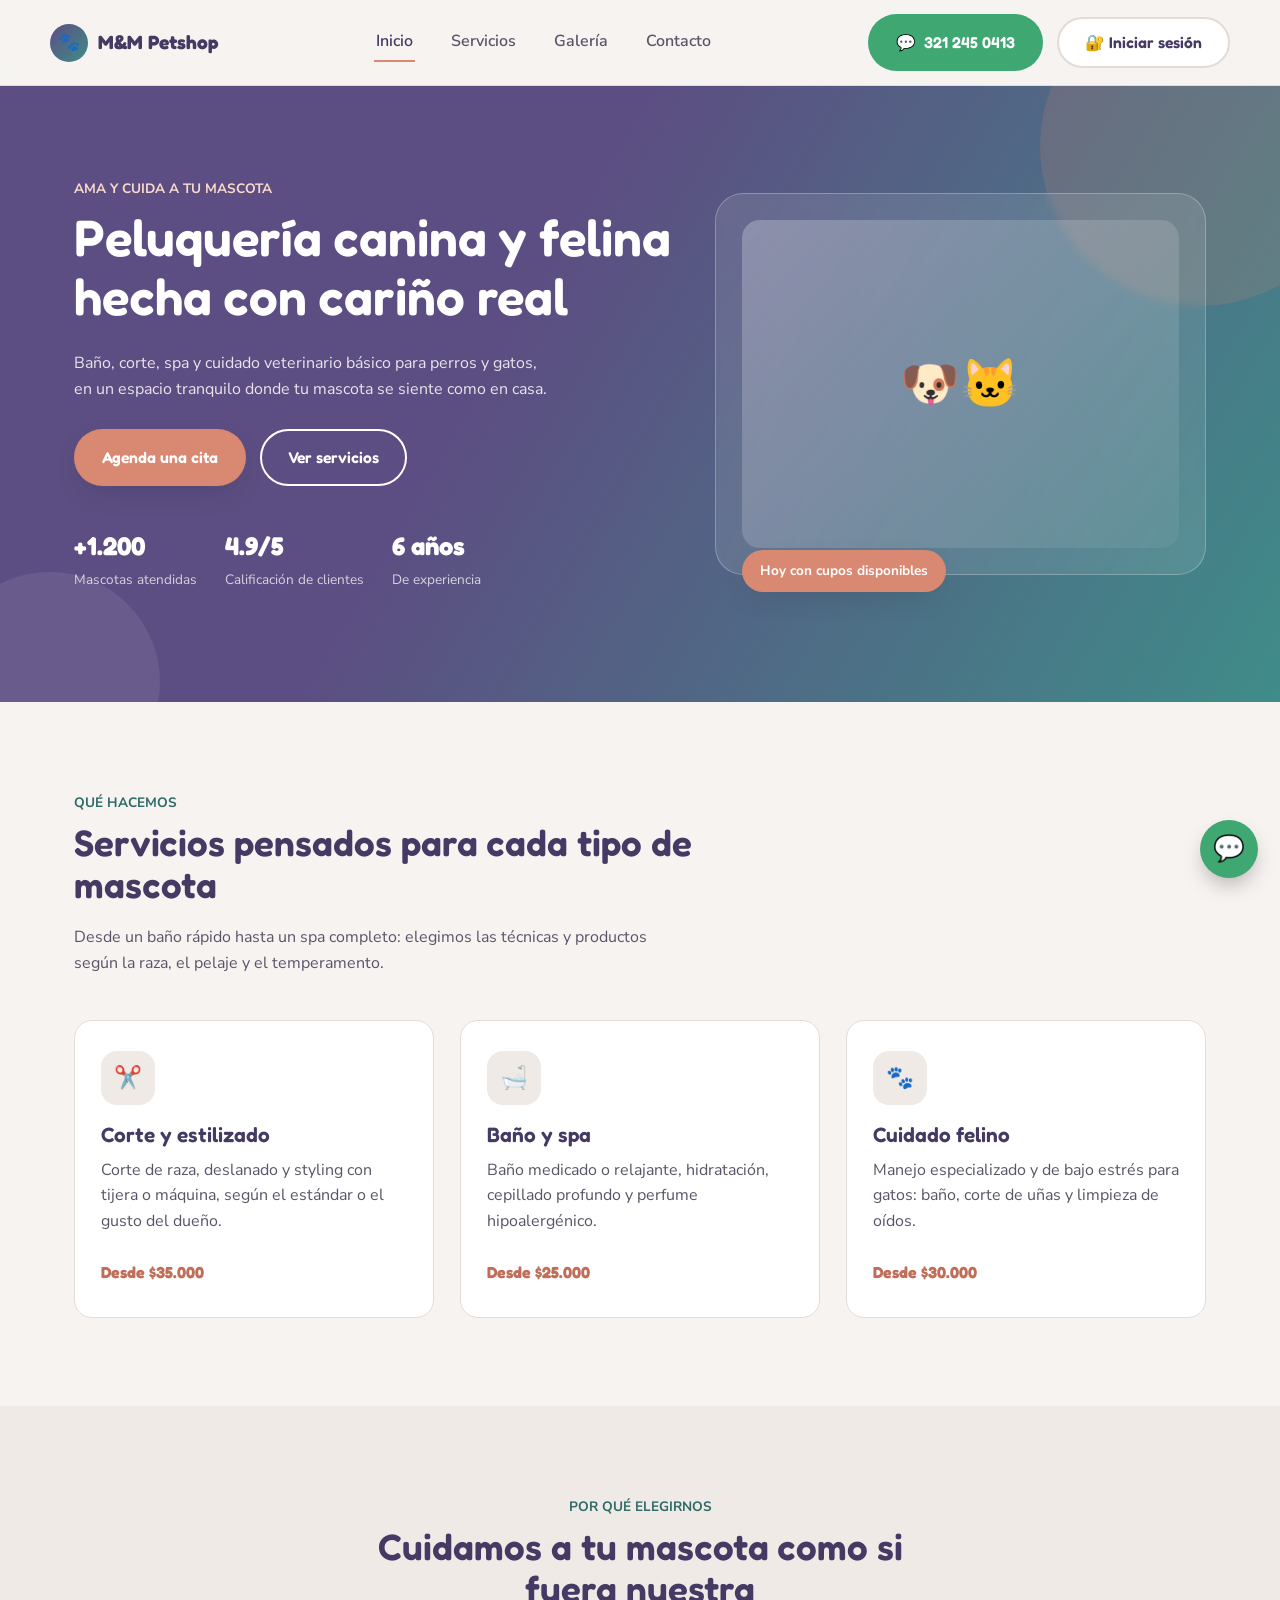
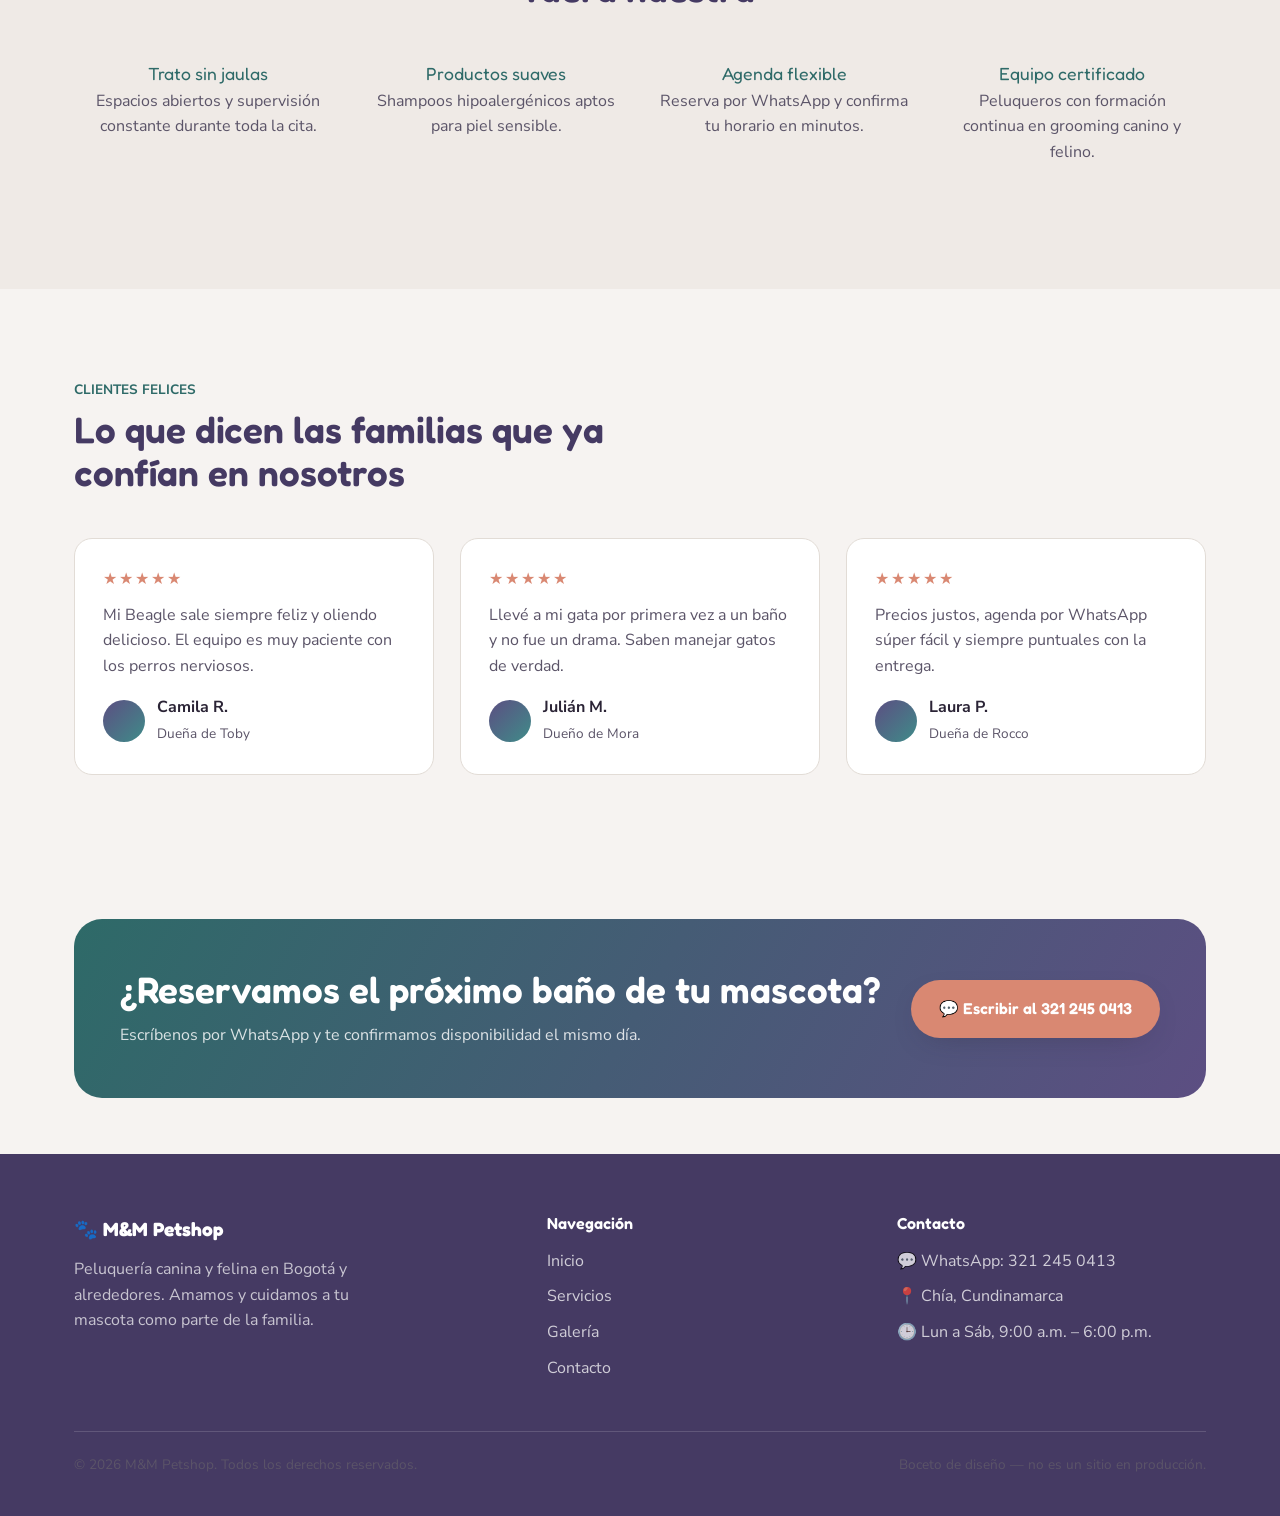
<file: file main/panel_empleado.html>
<!DOCTYPE html>
<html lang="es">
<head>
  <meta charset="UTF-8">
  <meta name="viewport" content="width=device-width, initial-scale=1, shrink-to-fit=no">
  <meta name="description" content="Panel del peluquero de M&M Petshop.">
  <meta name="robots" content="noindex">
  <title>Mi panel | M&M Petshop</title>
  <link rel="preconnect" href="https://fonts.gstatic.com">
  <link href="https://fonts.googleapis.com/css2?family=Fredoka:wght@500;600;700&family=Nunito+Sans:wght@400;600;700;800&display=swap" rel="stylesheet">
  <link rel="stylesheet" href="style.css">

  <!-- =========================================================
       Todo lo del panel de peluquero (estilos, marcado y lógica)
       vive únicamente en este archivo.
       ========================================================= -->
  <style>
    :root{
      --app-teal: #35A79A;
      --app-plum: #6653A0;
      --app-coral: #E37A5E;
      --app-mint: #D7F0E6;
      --app-lav: #E7E0F4;
      --app-peach: #FBE3CE;
      --app-pink: #FBDCE6;
    }
    body{ background:var(--cream); }

    .dash{ display:flex; min-height:100vh; }
    .dash-side{
      width:210px; flex-shrink:0;
      background:linear-gradient(180deg, var(--app-teal), var(--teal-dark));
      color:#fff; padding:24px 16px; display:flex; flex-direction:column;
      position:sticky; top:0; height:100vh; overflow-y:auto;
    }
    .dash-brand{ display:flex; align-items:center; gap:8px; font-family:var(--font-display); font-weight:700; font-size:1.05rem; margin-bottom:26px; }
    .dash-nav{ display:flex; flex-direction:column; gap:4px; flex:1; }
    .dash-link{
      display:flex; align-items:center; gap:10px; padding:11px 14px; border-radius:14px;
      font-weight:700; font-size:.88rem; color:rgba(255,255,255,.85); cursor:pointer;
      border:none; background:transparent; text-align:left; width:100%; font-family:var(--font-body);
    }
    .dash-link.active{ background:rgba(255,255,255,.18); color:#fff; }
    .dash-link:hover{ background:rgba(255,255,255,.12); color:#fff; }
    .dash-user{ margin:16px 0 10px; background:rgba(255,255,255,.1); border-radius:12px; padding:12px; font-size:.78rem; line-height:1.5; }
    .dash-user b{ display:block; font-family:var(--font-display); font-size:.9rem; }
    .dash-logout{
      background:rgba(255,255,255,.12); border:1px solid rgba(255,255,255,.25);
      color:#fff; border-radius:12px; padding:11px; font-family:var(--font-display); font-weight:600;
      font-size:.85rem; cursor:pointer;
    }

    .dash-main{ flex:1; padding:30px 34px; min-width:0; }
    .dash-head{ margin-bottom:22px; }
    .dash-head p{ margin:4px 0 0; }

    .dash-tab{ display:none; }
    .dash-tab.active{ display:block; }

    .toolbar{ display:flex; gap:10px; flex-wrap:wrap; margin-bottom:16px; align-items:center; }
    .toolbar select{ border:1px solid var(--line); border-radius:10px; padding:8px 12px; font-size:.82rem; background:var(--white); }

    .dpanel{ background:var(--white); border:1px solid var(--line); border-radius:16px; margin-bottom:20px; overflow:hidden; }
    .dpanel-head{ display:flex; justify-content:space-between; align-items:center; padding:14px 18px; border-bottom:1px solid var(--line); gap:10px; flex-wrap:wrap; }
    .dpanel-head h3{ font-size:.98rem; margin:0; font-family:var(--font-display); font-weight:600; color:var(--plum-dark); }
    .dempty{ padding:18px; font-size:.85rem; color:var(--ink-soft); }

    .drow{ display:flex; align-items:center; gap:12px; padding:12px 18px; border-bottom:1px solid var(--line); font-size:.85rem; }
    .drow:last-child{ border-bottom:none; }
    .drow > div:first-child{ flex:1 1 auto; min-width:0; }
    .drow .name{ font-weight:700; }
    .drow .meta{ font-size:.75rem; color:var(--ink-soft); }
    .dtag{ font-size:.7rem; font-weight:700; padding:4px 10px; border-radius:999px; background:var(--app-mint); color:var(--teal-dark); white-space:nowrap; flex-shrink:0; }
    .dtag.warn{ background:var(--app-peach); color:#8A4A24; }
    .dtag.cancel{ background:var(--app-pink); color:#9A3B54; }
    .dtag.info{ background:#E3ECFA; color:#2C4C80; }
    .form-error{ color:#9A3B54; font-size:.8rem; font-weight:700; margin:6px 0 0; min-height:1em; }
    .form-note{ color:var(--ink-soft); font-size:.78rem; margin:6px 0 0; }

    .icon-btn{
      border:1px solid var(--line); background:var(--white); border-radius:9px; width:30px; height:30px;
      display:flex; align-items:center; justify-content:center; cursor:pointer; font-size:.85rem;
    }
    .icon-btn:hover{ border-color:var(--teal); }

    .appt-card{ border:1px solid var(--line); border-radius:14px; padding:14px 16px; margin:0 18px 14px; }
    .appt-card:last-child{ margin-bottom:18px; }
    .appt-top{ display:flex; justify-content:space-between; align-items:flex-start; gap:10px; flex-wrap:wrap; }
    .appt-title{ font-family:var(--font-display); font-weight:600; font-size:.95rem; }
    .appt-sub{ font-size:.75rem; color:var(--ink-soft); }

    .inline-form{ padding:14px 18px; background:var(--cream-soft); border-bottom:1px solid var(--line); display:grid; gap:10px; }
    .inline-form .frow{ display:grid; grid-template-columns:1fr 1fr; gap:10px; }
    .inline-form label{ font-size:.72rem; font-weight:700; color:var(--plum-dark); display:block; margin-bottom:4px; }
    .inline-form input, .inline-form select, .inline-form textarea{
      width:100%; border:1px solid var(--line); border-radius:10px; padding:9px 11px;
      font-family:var(--font-body); font-size:.85rem; background:var(--white);
    }
    .inline-form select:focus, .inline-form input:focus, .inline-form textarea:focus{
      outline:none; border-color:var(--teal); box-shadow:0 0 0 3px rgba(63,140,137,.16);
    }
    .inline-form textarea{ resize:vertical; min-height:64px; }
    .inline-form .factions{ display:flex; gap:8px; justify-content:flex-end; }
    .btn-sm{ border-radius:999px; padding:8px 16px; font-family:var(--font-display); font-weight:600; font-size:.78rem; cursor:pointer; border:1px solid transparent; }
    .btn-sm.save{ background:var(--coral); color:#fff; }
    .btn-sm.save:hover{ background:var(--coral-dark); }
    .btn-sm.cancel{ background:var(--white); border-color:var(--line); color:var(--ink-soft); }

    .med-chip-row{ display:flex; flex-wrap:wrap; gap:6px; margin:6px 0; }
    .med-chip{ display:inline-flex; align-items:center; gap:6px; background:var(--app-peach); color:#8A4A24; font-size:.72rem; font-weight:700; padding:4px 6px 4px 10px; border-radius:999px; }
    .med-chip button{ border:none; background:rgba(0,0,0,.08); color:inherit; width:16px; height:16px; border-radius:50%; cursor:pointer; font-size:.65rem; line-height:1; display:flex; align-items:center; justify-content:center; }
    .med-add-row{ display:flex; gap:6px; margin-top:6px; }
    .med-add-row input{ flex:1; border:1px solid var(--line); border-radius:8px; padding:6px 9px; font-size:.78rem; }
    .med-add-row button{ border:none; background:var(--teal); color:#fff; border-radius:8px; padding:6px 10px; font-size:.78rem; cursor:pointer; }

    .pet-card{ background:var(--white); border:1px solid var(--line); border-radius:16px; padding:18px; margin-bottom:16px; }
    .pet-card-head{ display:flex; align-items:center; gap:14px; margin-bottom:10px; }
    .pet-card-avatar{ width:48px; height:48px; border-radius:50%; background:var(--app-lav); display:flex; align-items:center; justify-content:center; font-size:1.5rem; flex-shrink:0; }

    .save-toast{
      position:fixed; bottom:20px; right:20px; background:var(--plum-dark); color:#fff;
      padding:12px 18px; border-radius:12px; font-size:.85rem; font-weight:600;
      box-shadow:var(--shadow-soft); opacity:0; transform:translateY(10px); transition:opacity .2s, transform .2s;
      pointer-events:none; z-index:200;
    }
    .save-toast.show{ opacity:1; transform:translateY(0); }

    @media (max-width:900px){
      .dash{ flex-direction:column; }
      .dash-side{ width:100%; flex-direction:row; align-items:center; gap:10px; overflow-x:auto; position:relative; height:auto; }
      .dash-brand{ margin-bottom:0; }
      .dash-nav{ flex-direction:row; }
      .dash-user{ display:none; }
      .dash-main{ padding:22px 18px; }
      .inline-form .frow{ grid-template-columns:1fr; }
    }
  </style>
</head>
<body>

  <div class="dash">
    <aside class="dash-side">
      <div class="dash-brand">🐾 M&amp;M Petshop</div>
      <nav class="dash-nav">
        <button class="dash-link active" data-tab="agenda" type="button">📅 Mi agenda</button>
        <button class="dash-link" data-tab="mascotas" type="button">🐾 Mascotas</button>
      </nav>
      <div class="dash-user"><b id="side-emp-name">Peluquero</b>Sesión de peluquero</div>
      <button id="emp-logout" class="dash-logout" type="button">↩ Cerrar sesión</button>
    </aside>

    <main class="dash-main">

      <!-- ============ TAB: MI AGENDA ============ -->
      <section class="dash-tab active" id="tab-agenda">
        <div class="dash-head">
          <h2>Hola, <span id="emp-name">Peluquero</span> 👋</h2>
          <p>Tus citas asignadas: cambia el estado y deja el servicio realizado con tus observaciones.</p>
        </div>

        <div class="toolbar">
          <select id="filter-estado">
            <option value="">Todos los estados</option>
            <option value="Pendiente">Pendiente</option>
            <option value="Confirmada">Confirmada</option>
            <option value="Completada">Completada</option>
            <option value="Cancelada">Cancelada</option>
          </select>
        </div>

        <div class="dpanel">
          <div class="dpanel-head"><h3>Citas asignadas a mí</h3></div>
          <div id="agenda-list"></div>
        </div>
      </section>

      <!-- ============ TAB: MASCOTAS ============ -->
      <section class="dash-tab" id="tab-mascotas">
        <div class="dash-head">
          <h2>Mascotas que has atendido</h2>
          <p>Información de referencia para tu próxima cita con cada una.</p>
        </div>
        <div id="pets-list"></div>
      </section>

    </main>
  </div>

  <div class="save-toast" id="save-toast">Guardado ✓</div>

  <script src="reglas.js"></script>
  <script>
  (function () {

    var STORAGE_KEY = "mm_petshop_db";
    var SESSION_KEY = "mm_session";
    var DB = null;

    /* ---------- Guarda de sesión: solo el rol "empleado" puede ver este archivo ---------- */
    var session = null;
    try { session = JSON.parse(sessionStorage.getItem(SESSION_KEY)); } catch (e) { session = null; }
    if (!session || session.role !== "empleado") {
      window.location.href = "index.html";
      return;
    }
    document.getElementById("emp-name").textContent = session.name || "Peluquero";
    document.getElementById("side-emp-name").textContent = session.name || "Peluquero";

    document.getElementById("emp-logout").addEventListener("click", function () {
      try { sessionStorage.removeItem(SESSION_KEY); } catch (e) {}
      window.location.href = "index.html";
    });

    /* ---------- Carga del almacén compartido ---------- */
    function loadDB() {
      var cached = null;
      try { cached = localStorage.getItem(STORAGE_KEY); } catch (e) {}
      if (cached) {
        try { return Promise.resolve(JSON.parse(cached)); } catch (e) {}
      }
      return fetch("data.json").then(function (res) { return res.json(); });
    }
    function saveDB() {
      try { localStorage.setItem(STORAGE_KEY, JSON.stringify(DB)); } catch (e) {}
      toast();
    }
    function toast() {
      var el = document.getElementById("save-toast");
      el.classList.add("show");
      clearTimeout(toast._t);
      toast._t = setTimeout(function () { el.classList.remove("show"); }, 1400);
    }
    function formatDate(isoDate) {
      if (!isoDate) return "—";
      var d = new Date(isoDate + "T00:00:00");
      return d.toLocaleDateString("es-CO", { day: "2-digit", month: "short", year: "numeric" });
    }
    function escapeHtml(str) {
      return String(str || "").replace(/[&<>"']/g, function (c) {
        return { "&": "&amp;", "<": "&lt;", ">": "&gt;", '"': "&quot;", "'": "&#39;" }[c];
      });
    }

    /* ---------- Navegación entre pestañas ---------- */
    document.querySelectorAll(".dash-link[data-tab]").forEach(function (btn) {
      btn.addEventListener("click", function () {
        document.querySelectorAll(".dash-link[data-tab]").forEach(function (b) { b.classList.toggle("active", b === btn); });
        document.querySelectorAll(".dash-tab").forEach(function (s) { s.classList.toggle("active", s.id === "tab-" + btn.dataset.tab); });
      });
    });

    /* ---------- Solo las citas asignadas a este empleado ---------- */
    function myAppointments() {
      var list = [];
      DB.pets.forEach(function (pet) {
        pet.appointments.forEach(function (a) {
          if (a.employeeId === session.employeeId || a.professional === session.name) {
            list.push({ pet: pet, appt: a });
          }
        });
      });
      list.sort(function (x, y) { return (x.appt.date + (x.appt.time || "")).localeCompare(y.appt.date + (y.appt.time || "")); }); // más próximas primero
      return list;
    }

    var estadoFilter = document.getElementById("filter-estado");
    estadoFilter.addEventListener("change", renderAgenda);

    function estadoTagClass(estado) {
      if (estado === "Cancelada") return "dtag cancel";
      if (estado === "Pendiente") return "dtag warn";
      if (estado === "Confirmada") return "dtag info";
      return "dtag";
    }

    function renderAgenda() {
      var wrap = document.getElementById("agenda-list");
      wrap.innerHTML = "";
      var mine = myAppointments().filter(function (item) {
        return !estadoFilter.value || item.appt.estado === estadoFilter.value;
      });

      if (!mine.length) {
        wrap.innerHTML = '<p class="dempty">No tienes citas asignadas con ese filtro.</p>';
        return;
      }

      mine.forEach(function (item) {
        var pet = item.pet, appt = item.appt;
        var card = document.createElement("div");
        card.className = "appt-card";
        var medsHtml = appt.meds.map(function (m, idx) {
          return '<span class="med-chip">💊 ' + escapeHtml(m) + '<button data-rmmed="' + idx + '" title="Quitar">✕</button></span>';
        }).join("");

        card.innerHTML =
          '<div class="appt-top">' +
            '<div>' +
              '<div class="appt-title">' + pet.avatar + " " + escapeHtml(pet.name) + " — " + escapeHtml(MMRules.nombreServicio(DB, appt)) + '</div>' +
              '<div class="appt-sub">' + formatDate(appt.date) + " · " + escapeHtml(appt.time || "sin hora") + " · " + escapeHtml(pet.breed) + " · Dueño: " + escapeHtml(pet.owner) + '</div>' +
            '</div>' +
            '<div style="display:flex;align-items:center;gap:8px;">' +
              '<span class="' + estadoTagClass(appt.estado) + '">' + escapeHtml(appt.estado || "Pendiente") + '</span>' +
              '<button class="icon-btn" data-edit-appt title="Registrar servicio / cambiar estado">✏️</button>' +
            '</div>' +
          '</div>' +
          '<div id="edit-slot-' + appt.id + '"></div>' +
          '<p style="font-size:.82rem;color:var(--ink-soft);margin:8px 0 4px;">' + escapeHtml(appt.notes || "Sin observaciones todavía.") + '</p>' +
          '<div><strong style="font-size:.75rem;color:var(--plum-dark);">Medicamentos recetados</strong>' +
          '<div class="med-chip-row">' + (medsHtml || '<span style="font-size:.78rem;color:var(--ink-soft);">Ninguno</span>') + '</div>' +
          '<div class="med-add-row"><input type="text" placeholder="Nuevo medicamento..." data-newmed>' +
          '<button type="button" data-addmed>+ Agregar</button></div></div>';

        card.querySelectorAll("[data-rmmed]").forEach(function (btn) {
          btn.addEventListener("click", function () {
            appt.meds.splice(parseInt(btn.dataset.rmmed, 10), 1);
            saveDB(); renderAgenda();
          });
        });
        card.querySelector("[data-addmed]").addEventListener("click", function () {
          var input = card.querySelector("[data-newmed]");
          var val = input.value.trim();
          if (!val) return;
          appt.meds.push(val);
          saveDB(); renderAgenda();
        });
        card.querySelector("[data-newmed]").addEventListener("keydown", function (e) {
          if (e.key === "Enter") { e.preventDefault(); card.querySelector("[data-addmed]").click(); }
        });
        card.querySelector("[data-edit-appt]").addEventListener("click", function () {
          openEditForm(pet, appt);
        });

        wrap.appendChild(card);
      });
    }

    /* ---------- Registrar servicio / cambiar estado ----------
       Reglas: solo transiciones válidas (Pendiente → Confirmada/Cancelada,
       Confirmada → Completada/Cancelada). Completada y Cancelada son finales:
       una cita cancelada no se completa y una completada no se cancela. */
    function openEditForm(pet, appt) {
      var slot = document.getElementById("edit-slot-" + appt.id);
      if (slot.innerHTML) { slot.innerHTML = ""; return; } // toggle: si ya está abierto, lo cierra

      var finalState = MMRules.esFinal(appt);
      var dis = finalState ? " disabled" : "";
      var svcList = MMRules.serviciosReservables(DB).slice();
      var current = appt.serviceId ? MMRules.servicioPorId(DB, appt.serviceId) : null;
      if (current && svcList.indexOf(current) === -1) svcList.push(current);
      var svcOptions = svcList.map(function (s) {
        return '<option value="' + s.id + '"' + (appt.serviceId === s.id ? " selected" : "") + '>' + escapeHtml(s.name) + '</option>';
      }).join("");

      slot.innerHTML =
        '<form class="inline-form" style="margin-top:10px;border-radius:12px;">' +
          (finalState ? '<p class="form-note">Esta cita está <strong>' + escapeHtml(appt.estado) + '</strong> y ya no cambia de estado. Puedes completar las observaciones.</p>' : '') +
          '<div class="frow">' +
            '<div><label>Servicio realizado</label><select id="edit-service-' + appt.id + '"' + dis + '>' + svcOptions + '</select></div>' +
            '<div><label>Estado de la cita</label><select id="edit-estado-' + appt.id + '"' + dis + '>' +
              MMRules.estadosPermitidos(appt.estado).map(function (s) {
                return '<option value="' + s + '"' + (appt.estado === s ? " selected" : "") + '>' + s + '</option>';
              }).join("") +
            '</select></div>' +
          '</div>' +
          '<div><label>Observaciones</label><textarea id="edit-notes-' + appt.id + '">' + escapeHtml(appt.notes) + '</textarea></div>' +
          '<p class="form-error" data-error></p>' +
          '<div class="factions">' +
            '<button type="button" class="btn-sm cancel" data-cancel-edit>Cancelar</button>' +
            '<button type="submit" class="btn-sm save">Guardar</button>' +
          '</div>' +
        '</form>';

      var errEl = slot.querySelector("[data-error]");
      slot.querySelector("[data-cancel-edit]").addEventListener("click", function () { slot.innerHTML = ""; });
      slot.querySelector("form").addEventListener("submit", function (e) {
        e.preventDefault();
        errEl.textContent = "";
        var notes = document.getElementById("edit-notes-" + appt.id).value.trim();
        if (finalState) {
          appt.notes = notes;
          saveDB(); renderAgenda();
          return;
        }
        var estado = document.getElementById("edit-estado-" + appt.id).value;
        var svc = MMRules.servicioPorId(DB, document.getElementById("edit-service-" + appt.id).value);
        if (!MMRules.puedeCambiar(appt.estado, estado)) {
          errEl.textContent = "No se puede pasar de " + appt.estado + " a " + estado + ".";
          return;
        }
        if (svc && svc.id !== appt.serviceId) {
          var errEspecie = MMRules.validarEspecie(svc, pet);
          if (errEspecie) { errEl.textContent = errEspecie; return; }
          if (estado !== "Cancelada") {
            var choque = MMRules.buscarChoque(DB, { employeeId: appt.employeeId, date: appt.date, time: appt.time, duration: svc.duration, excludeId: appt.id });
            if (choque) {
              errEl.textContent = "Con ese servicio la cita se cruzaría con " + choque.pet.name + " a las " + choque.appt.time + ".";
              return;
            }
          }
          appt.serviceId = svc.id;
          appt.service = svc.name;
        }
        appt.estado = estado;
        appt.notes = notes;
        saveDB(); renderAgenda();
      });
    }

    /* ---------- Mascotas que ha atendido este empleado ---------- */
    function renderPets() {
      var wrap = document.getElementById("pets-list");
      wrap.innerHTML = "";
      var mine = myAppointments();
      var seen = {};
      var pets = [];
      mine.forEach(function (item) {
        if (!seen[item.pet.id]) { seen[item.pet.id] = true; pets.push(item.pet); }
      });

      if (!pets.length) {
        wrap.innerHTML = '<p class="dempty">Todavía no tienes mascotas asignadas.</p>';
        return;
      }

      pets.forEach(function (pet) {
        var visitCount = pet.appointments.filter(function (a) {
          return a.employeeId === session.employeeId || a.professional === session.name;
        }).length;
        var card = document.createElement("div");
        card.className = "pet-card";
        card.innerHTML =
          '<div class="pet-card-head">' +
            '<div class="pet-card-avatar">' + pet.avatar + '</div>' +
            '<div><div class="name" style="font-family:var(--font-display);font-weight:600;">' + escapeHtml(pet.name) + '</div>' +
            '<div class="meta">' + escapeHtml(pet.breed) + " · " + escapeHtml(pet.age) + " · Dueño: " + escapeHtml(pet.owner) + '</div></div>' +
          '</div>' +
          '<p style="font-size:.82rem;color:var(--ink-soft);margin:0;">La has atendido ' + visitCount + (visitCount === 1 ? " vez." : " veces.") + '</p>';
        wrap.appendChild(card);
      });
    }

    /* ---------- Render inicial ---------- */
    loadDB().then(function (json) {
      DB = json;
      if (MMRules.migrar(DB)) { try { localStorage.setItem(STORAGE_KEY, JSON.stringify(DB)); } catch (e) {} }
      renderAgenda();
      renderPets();
    });

  })();
  </script>
</body>
</html>
</file>
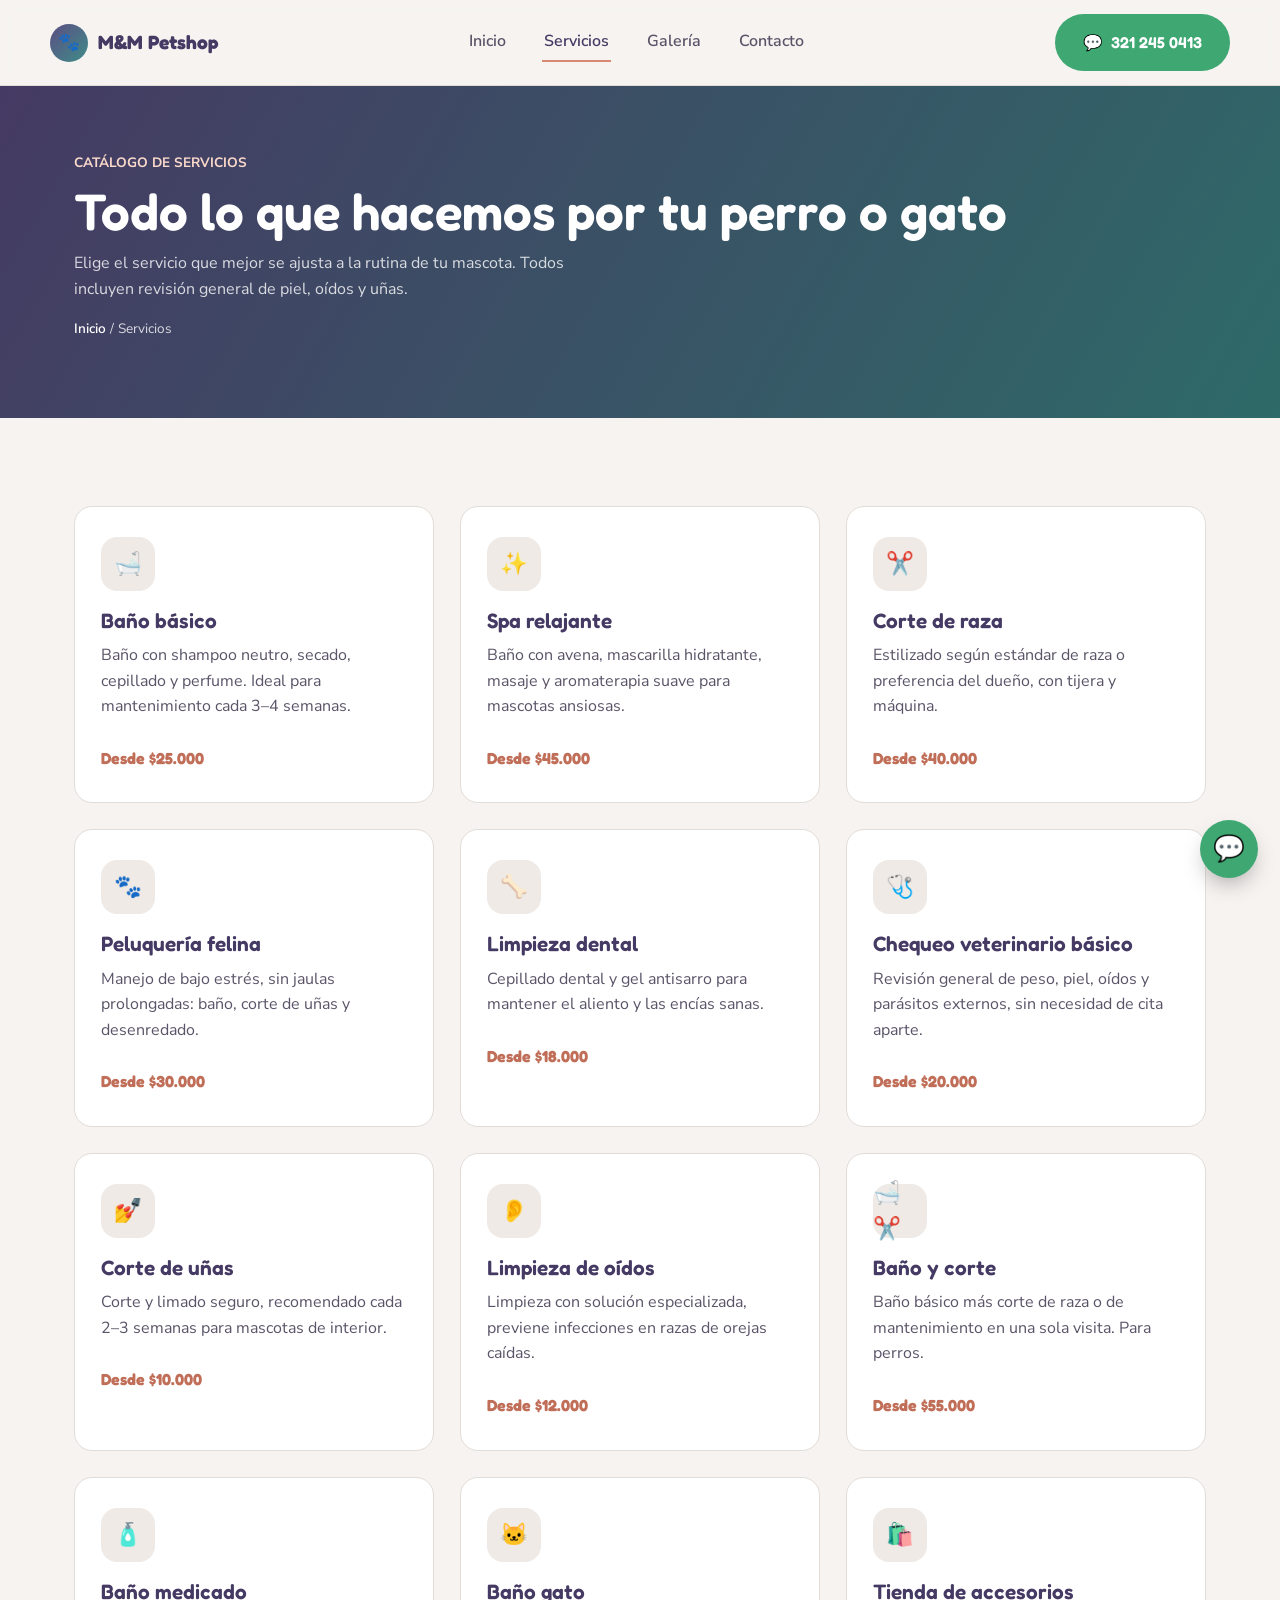
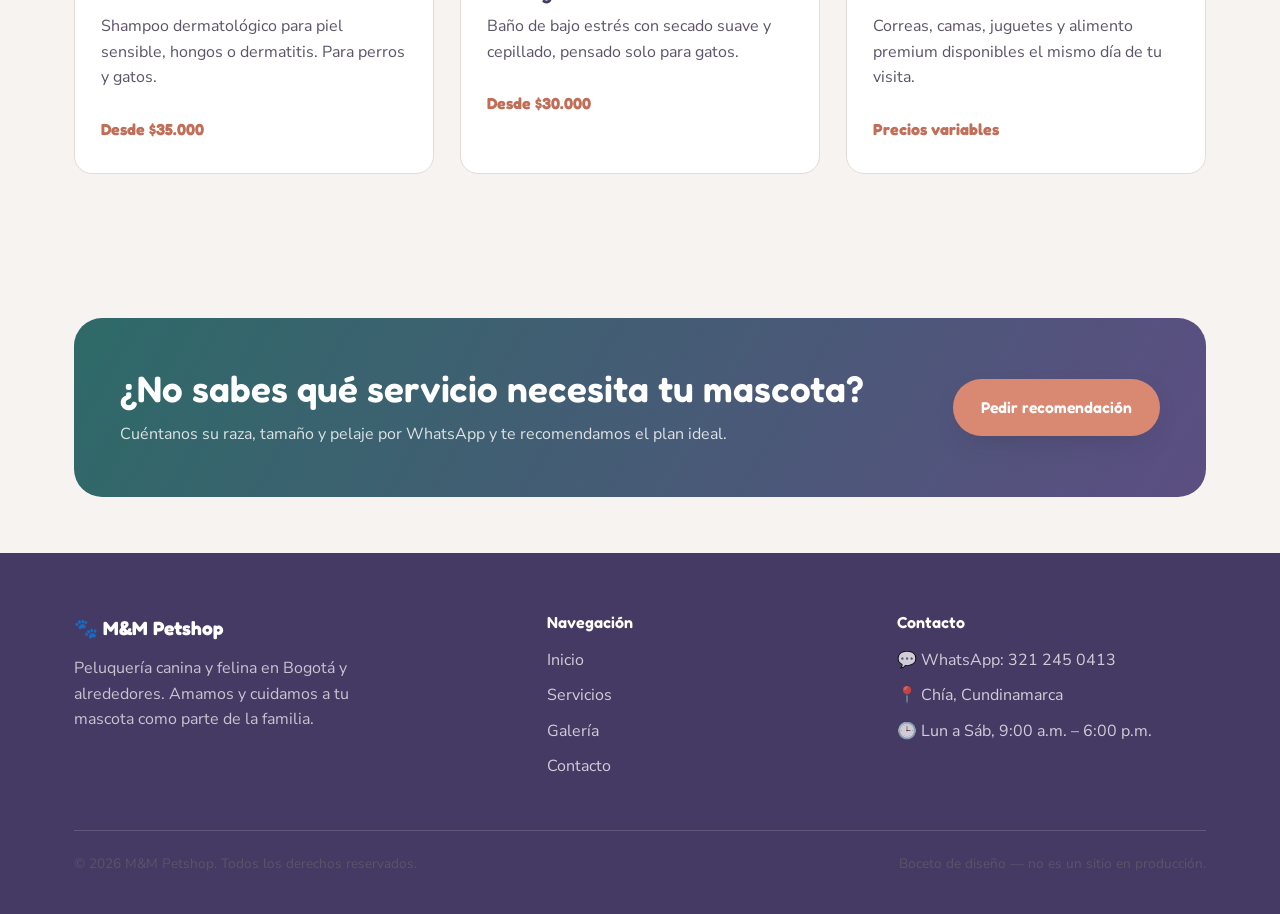
<file: file main/servicios.html>
<!DOCTYPE html>
<html lang="es">
<head>
  <meta charset="UTF-8">
  <meta name="viewport" content="width=device-width, initial-scale=1, shrink-to-fit=no">
  <meta name="description" content="Servicios de M&M Petshop: baño, corte, spa y cuidado veterinario básico para perros y gatos.">
  <title>Servicios | M&M Petshop</title>
  <link rel="preconnect" href="https://fonts.gstatic.com">
  <link href="https://fonts.googleapis.com/css2?family=Fredoka:wght@500;600;700&family=Nunito+Sans:wght@400;600;700;800&display=swap" rel="stylesheet">
  <link rel="stylesheet" href="style.css">
</head>
<body>

  <header class="site-header">
    <div class="container nav">
      <a href="index.html" class="brand"><span class="bone">🐾</span> M&amp;M Petshop</a>
      <nav class="nav-links" id="nav-links">
        <a href="index.html">Inicio</a>
        <a href="servicios.html" class="active">Servicios</a>
        <a href="galeria.html">Galería</a>
        <a href="contacto.html">Contacto</a>
      </nav>
      <div class="nav-cta">
        <a class="btn btn--wsp" href="https://wa.me/573212450413" target="_blank" rel="noopener"><span>💬</span> 321 245 0413</a>
        <button class="nav-toggle" aria-label="Abrir menú" aria-expanded="false">☰</button>
      </div>
    </div>
  </header>

  <div class="page-head">
    <div class="container">
      <span class="eyebrow">CATÁLOGO DE SERVICIOS</span>
      <h1>Todo lo que hacemos por tu perro o gato</h1>
      <p>Elige el servicio que mejor se ajusta a la rutina de tu mascota. Todos incluyen revisión general de piel, oídos y uñas.</p>
      <p class="breadcrumb"><a href="index.html">Inicio</a> / Servicios</p>
    </div>
  </div>

  <section class="section">
    <div class="container">
      <div class="grid grid--3">

        <div class="card reveal">
          <div class="icon-wrap">🛁</div>
          <h3>Baño básico</h3>
          <p>Baño con shampoo neutro, secado, cepillado y perfume. Ideal para mantenimiento cada 3–4 semanas.</p>
          <span class="price">Desde $25.000</span>
        </div>

        <div class="card reveal">
          <div class="icon-wrap">✨</div>
          <h3>Spa relajante</h3>
          <p>Baño con avena, mascarilla hidratante, masaje y aromaterapia suave para mascotas ansiosas.</p>
          <span class="price">Desde $45.000</span>
        </div>

        <div class="card reveal">
          <div class="icon-wrap">✂️</div>
          <h3>Corte de raza</h3>
          <p>Estilizado según estándar de raza o preferencia del dueño, con tijera y máquina.</p>
          <span class="price">Desde $40.000</span>
        </div>

        <div class="card reveal">
          <div class="icon-wrap">🐾</div>
          <h3>Peluquería felina</h3>
          <p>Manejo de bajo estrés, sin jaulas prolongadas: baño, corte de uñas y desenredado.</p>
          <span class="price">Desde $30.000</span>
        </div>

        <div class="card reveal">
          <div class="icon-wrap">🦴</div>
          <h3>Limpieza dental</h3>
          <p>Cepillado dental y gel antisarro para mantener el aliento y las encías sanas.</p>
          <span class="price">Desde $18.000</span>
        </div>

        <div class="card reveal">
          <div class="icon-wrap">🩺</div>
          <h3>Chequeo veterinario básico</h3>
          <p>Revisión general de peso, piel, oídos y parásitos externos, sin necesidad de cita aparte.</p>
          <span class="price">Desde $20.000</span>
        </div>

        <div class="card reveal">
          <div class="icon-wrap">💅</div>
          <h3>Corte de uñas</h3>
          <p>Corte y limado seguro, recomendado cada 2–3 semanas para mascotas de interior.</p>
          <span class="price">Desde $10.000</span>
        </div>

        <div class="card reveal">
          <div class="icon-wrap">👂</div>
          <h3>Limpieza de oídos</h3>
          <p>Limpieza con solución especializada, previene infecciones en razas de orejas caídas.</p>
          <span class="price">Desde $12.000</span>
        </div>

        <div class="card reveal">
          <div class="icon-wrap">🛁✂️</div>
          <h3>Baño y corte</h3>
          <p>Baño básico más corte de raza o de mantenimiento en una sola visita. Para perros.</p>
          <span class="price">Desde $55.000</span>
        </div>

        <div class="card reveal">
          <div class="icon-wrap">🧴</div>
          <h3>Baño medicado</h3>
          <p>Shampoo dermatológico para piel sensible, hongos o dermatitis. Para perros y gatos.</p>
          <span class="price">Desde $35.000</span>
        </div>

        <div class="card reveal">
          <div class="icon-wrap">🐱</div>
          <h3>Baño gato</h3>
          <p>Baño de bajo estrés con secado suave y cepillado, pensado solo para gatos.</p>
          <span class="price">Desde $30.000</span>
        </div>

        <div class="card reveal">
          <div class="icon-wrap">🛍️</div>
          <h3>Tienda de accesorios</h3>
          <p>Correas, camas, juguetes y alimento premium disponibles el mismo día de tu visita.</p>
          <span class="price">Precios variables</span>
        </div>

      </div>
    </div>
  </section>

  <section class="section--tight">
    <div class="container">
      <div class="cta-band reveal">
        <div>
          <h2>¿No sabes qué servicio necesita tu mascota?</h2>
          <p>Cuéntanos su raza, tamaño y pelaje por WhatsApp y te recomendamos el plan ideal.</p>
        </div>
        <a class="btn btn--coral" href="contacto.html">Pedir recomendación</a>
      </div>
    </div>
  </section>

  <footer class="site-footer">
    <div class="container">
      <div class="footer-grid">
        <div>
          <div class="brand">🐾 M&amp;M Petshop</div>
          <p style="color:rgba(255,255,255,.7);max-width:320px;">Peluquería canina y felina en Bogotá y alrededores. Amamos y cuidamos a tu mascota como parte de la familia.</p>
        </div>
        <div>
          <h4>Navegación</h4>
          <ul>
            <li><a href="index.html">Inicio</a></li>
            <li><a href="servicios.html">Servicios</a></li>
            <li><a href="galeria.html">Galería</a></li>
            <li><a href="contacto.html">Contacto</a></li>
          </ul>
        </div>
        <div>
          <h4>Contacto</h4>
          <ul>
            <li>💬 WhatsApp: 321 245 0413</li>
            <li>📍 Chía, Cundinamarca</li>
            <li>🕒 Lun a Sáb, 9:00 a.m. – 6:00 p.m.</li>
          </ul>
        </div>
      </div>
      <div class="footer-bottom">
        <p>© <span id="year"></span> M&amp;M Petshop. Todos los derechos reservados.</p>
        <p>Boceto de diseño — no es un sitio en producción.</p>
      </div>
    </div>
  </footer>

  <a class="wsp-float" href="https://wa.me/573212450413" target="_blank" rel="noopener" aria-label="Escribir por WhatsApp">💬</a>

  <script src="main.js"></script>
</body>
</html>
</file>
<file: file main/style.css>
/* =========================================================
   M&M PETSHOP — sistema de diseño
   Paleta tomada del logo (morado -> teal) en tono desaturado,
   con el coral de la cinta como acento cálido.
   ========================================================= */

:root {
  /* Marca — versiones apagadas del degradado del logo */
  --plum:        #5C4E82;
  --plum-dark:   #453A63;
  --teal:        #3F8C89;
  --teal-dark:   #2E6A68;
  --coral:       #D98872;
  --coral-dark:  #C06E58;

  /* Neutros cálidos, no blanco puro */
  --cream:       #F6F3F1;
  --cream-soft:  #EFEAE6;
  --ink:         #2B2436;
  --ink-soft:    #5B5468;
  --line:        #E2DCD6;
  --white:       #FFFFFF;

  /* Tipografía */
  --font-display: "Fredoka", "Segoe UI", sans-serif;
  --font-body:    "Nunito Sans", "Segoe UI", sans-serif;

  /* Ritmo */
  --radius-sm: 10px;
  --radius-md: 18px;
  --radius-lg: 28px;
  --shadow-soft: 0 10px 30px -14px rgba(43, 36, 54, 0.35);
  --container: 1180px;
}

*, *::before, *::after { box-sizing: border-box; }

html { scroll-behavior: smooth; }

body {
  margin: 0;
  font-family: var(--font-body);
  color: var(--ink);
  background: var(--cream);
  font-size: 16px;
  line-height: 1.6;
}

h1, h2, h3, h4 {
  font-family: var(--font-display);
  font-weight: 600;
  color: var(--plum-dark);
  line-height: 1.15;
  margin: 0 0 .5em;
}

h1 { font-size: clamp(2.1rem, 4vw, 3.4rem); }
h2 { font-size: clamp(1.6rem, 3vw, 2.3rem); }
h3 { font-size: 1.3rem; }

p { color: var(--ink-soft); margin: 0 0 1em; }

a { color: inherit; text-decoration: none; }

img { max-width: 100%; display: block; }

ul { list-style: none; margin: 0; padding: 0; }

.container {
  width: 100%;
  max-width: var(--container);
  margin: 0 auto;
  padding: 0 24px;
}

.section { padding: 88px 0; }
.section--tight { padding: 56px 0; }
.section--soft { background: var(--cream-soft); }

.eyebrow {
  display: inline-block;
  color: var(--teal-dark);
  font-weight: 700;
  font-size: .85rem;
  margin-bottom: .6em;
}

.section-head { max-width: 620px; margin: 0 0 44px; }
.section-head--center { margin-inline: auto; text-align: center; }

/* ---------- Botones ---------- */
.btn {
  display: inline-flex;
  align-items: center;
  gap: 8px;
  padding: 14px 26px;
  border-radius: 999px;
  font-family: var(--font-display);
  font-weight: 600;
  font-size: .98rem;
  border: 2px solid transparent;
  cursor: pointer;
  transition: transform .15s ease, box-shadow .15s ease;
}
.btn:hover { transform: translateY(-2px); }

.btn--coral {
  background: var(--coral);
  color: var(--white);
  box-shadow: var(--shadow-soft);
}
.btn--coral:hover { background: var(--coral-dark); }

.btn--outline {
  background: transparent;
  border-color: var(--white);
  color: var(--white);
}
.btn--outline:hover { background: rgba(255,255,255,.15); }

.btn--ghost {
  background: var(--white);
  color: var(--plum-dark);
  border-color: var(--line);
}
.btn--ghost:hover { border-color: var(--teal); }

.btn--wsp {
  background: #3FA772;
  color: var(--white);
}
.btn--wsp:hover { background: #338b5f; }

/* ---------- Header ---------- */
.site-header {
  position: sticky;
  top: 0;
  z-index: 50;
  background: rgba(246, 243, 241, .92);
  backdrop-filter: blur(6px);
  border-bottom: 1px solid var(--line);
}

.nav {
  display: flex;
  align-items: center;
  justify-content: space-between;
  padding: 14px 0;
}

.brand {
  display: flex;
  align-items: center;
  gap: 10px;
  font-family: var(--font-display);
  font-weight: 700;
  font-size: 1.2rem;
  color: var(--plum-dark);
}
.brand .bone {
  width: 38px; height: 38px;
  border-radius: 50%;
  background: linear-gradient(135deg, var(--plum), var(--teal));
  display: flex; align-items: center; justify-content: center;
  color: var(--white);
  font-size: 1.1rem;
}

.nav-links {
  display: flex;
  align-items: center;
  gap: 34px;
}
.nav-links a {
  font-weight: 600;
  color: var(--ink-soft);
  padding: 6px 2px;
  border-bottom: 2px solid transparent;
}
.nav-links a:hover,
.nav-links a.active {
  color: var(--plum-dark);
  border-color: var(--coral);
}

.nav-cta { display: flex; align-items: center; gap: 14px; }

.nav-toggle {
  display: none;
  background: none;
  border: none;
  font-size: 1.5rem;
  color: var(--plum-dark);
  cursor: pointer;
}

/* ---------- Hero ---------- */
.hero {
  position: relative;
  overflow: hidden;
  background: linear-gradient(120deg, var(--plum) 0%, var(--plum) 40%, var(--teal) 100%);
  color: var(--white);
  padding: 90px 0 110px;
}
.hero::before, .hero::after {
  content: "";
  position: absolute;
  border-radius: 50%;
  opacity: .18;
  background: var(--coral);
}
.hero::before { width: 320px; height: 320px; right: -80px; top: -100px; }
.hero::after { width: 220px; height: 220px; left: -60px; bottom: -90px; background: var(--white); opacity: .08; }

.hero-grid {
  position: relative;
  display: grid;
  grid-template-columns: 1.1fr .9fr;
  gap: 40px;
  align-items: center;
}

.hero-text .eyebrow { color: #FBD9CB; }
.hero-text h1 { color: var(--white); }
.hero-text p { color: rgba(255,255,255,.85); max-width: 480px; }

.hero-actions { display: flex; gap: 14px; flex-wrap: wrap; margin-top: 26px; }

.hero-stats {
  display: flex;
  gap: 28px;
  margin-top: 40px;
  flex-wrap: wrap;
}
.hero-stats div strong {
  display: block;
  font-family: var(--font-display);
  font-size: 1.6rem;
}
.hero-stats div span { font-size: .85rem; color: rgba(255,255,255,.75); }

.hero-card {
  position: relative;
  background: rgba(255,255,255,.1);
  border: 1px solid rgba(255,255,255,.25);
  border-radius: var(--radius-lg);
  padding: 26px;
  backdrop-filter: blur(4px);
}
.hero-card img { border-radius: var(--radius-md); }
.hero-card .badge {
  position: absolute;
  bottom: -18px;
  left: 26px;
  background: var(--coral);
  color: var(--white);
  padding: 10px 18px;
  border-radius: 999px;
  font-weight: 700;
  font-size: .85rem;
  box-shadow: var(--shadow-soft);
}

/* ---------- Page heading (páginas internas) ---------- */
.page-head {
  background: linear-gradient(120deg, var(--plum-dark), var(--teal-dark));
  color: var(--white);
  padding: 64px 0;
}
.page-head .eyebrow { color: #FBD9CB; }
.page-head h1 { color: var(--white); margin-bottom: .2em; }
.page-head p { color: rgba(255,255,255,.8); max-width: 520px; }
.breadcrumb {
  font-size: .85rem;
  color: rgba(255,255,255,.7);
  margin-top: 10px;
}
.breadcrumb a { color: var(--white); font-weight: 600; }

/* ---------- Tarjetas de servicio ---------- */
.grid {
  display: grid;
  gap: 26px;
}
.grid--3 { grid-template-columns: repeat(3, 1fr); }
.grid--4 { grid-template-columns: repeat(4, 1fr); }
.grid--2 { grid-template-columns: repeat(2, 1fr); }

.card {
  background: var(--white);
  border: 1px solid var(--line);
  border-radius: var(--radius-md);
  padding: 30px 26px;
  transition: box-shadow .2s ease, border-color .2s ease;
}
.card:hover { box-shadow: var(--shadow-soft); border-color: transparent; }

.card .icon-wrap {
  width: 54px; height: 54px;
  border-radius: 16px;
  background: var(--cream-soft);
  color: var(--teal-dark);
  display: flex; align-items: center; justify-content: center;
  font-size: 1.4rem;
  margin-bottom: 18px;
}

.card .price {
  display: inline-block;
  margin-top: 10px;
  font-family: var(--font-display);
  font-weight: 700;
  color: var(--coral-dark);
}

/* ---------- Franja "por qué elegirnos" ---------- */
.why-strip {
  display: grid;
  grid-template-columns: repeat(4, 1fr);
  gap: 20px;
}
.why-strip .item {
  text-align: center;
  padding: 20px 10px;
}
.why-strip .item .num {
  font-family: var(--font-display);
  font-size: 1.1rem;
  color: var(--teal-dark);
}

/* ---------- Testimonios ---------- */
.testimonial {
  background: var(--white);
  border-radius: var(--radius-md);
  border: 1px solid var(--line);
  padding: 28px;
}
.testimonial .stars { color: var(--coral); margin-bottom: 10px; letter-spacing: 2px; }
.testimonial .who { display: flex; align-items: center; gap: 12px; margin-top: 16px; }
.testimonial .who .avatar {
  width: 42px; height: 42px; border-radius: 50%;
  background: linear-gradient(135deg, var(--plum), var(--teal));
}

/* ---------- CTA final ---------- */
.cta-band {
  background: linear-gradient(120deg, var(--teal-dark), var(--plum));
  color: var(--white);
  border-radius: var(--radius-lg);
  padding: 50px 46px;
  display: flex;
  align-items: center;
  justify-content: space-between;
  gap: 30px;
  flex-wrap: wrap;
}
.cta-band h2 { color: var(--white); margin-bottom: .3em; }
.cta-band p { color: rgba(255,255,255,.82); margin: 0; }

/* ---------- Filtros (galería) ---------- */
.filters {
  display: flex;
  gap: 12px;
  flex-wrap: wrap;
  margin-bottom: 34px;
}
.filter-btn {
  padding: 10px 20px;
  border-radius: 999px;
  border: 1px solid var(--line);
  background: var(--white);
  font-weight: 600;
  font-family: var(--font-body);
  cursor: pointer;
  color: var(--ink-soft);
  transition: all .15s ease;
}
.filter-btn.active,
.filter-btn:hover {
  background: var(--plum);
  border-color: var(--plum);
  color: var(--white);
}

.gallery-item {
  border-radius: var(--radius-md);
  overflow: hidden;
  background: var(--white);
  border: 1px solid var(--line);
}
.gallery-item .thumb {
  aspect-ratio: 4/3;
  background: linear-gradient(135deg, var(--cream-soft), var(--line));
  display: flex; align-items: center; justify-content: center;
  color: var(--teal-dark);
  font-size: 2rem;
}
.gallery-item .info { padding: 18px 20px; }
.gallery-item .tag {
  display: inline-block;
  font-size: .75rem;
  font-weight: 700;
  color: var(--teal-dark);
  background: var(--cream-soft);
  padding: 4px 10px;
  border-radius: 999px;
  margin-bottom: 8px;
}

/* ---------- Formulario de contacto ---------- */
.form-card {
  background: var(--white);
  border-radius: var(--radius-lg);
  border: 1px solid var(--line);
  padding: 40px;
}
.form-row { display: grid; grid-template-columns: 1fr 1fr; gap: 18px; margin-bottom: 18px; }
.field { display: flex; flex-direction: column; gap: 6px; }
.field label { font-weight: 700; font-size: .85rem; color: var(--plum-dark); }
.field input,
.field select,
.field textarea {
  border: 1px solid var(--line);
  border-radius: var(--radius-sm);
  padding: 12px 14px;
  font-family: var(--font-body);
  font-size: .95rem;
  background: var(--cream);
}
.field input:focus,
.field select:focus,
.field textarea:focus {
  outline: none;
  border-color: var(--teal);
  box-shadow: 0 0 0 3px rgba(63,140,137,.18);
}
.field textarea { resize: vertical; min-height: 120px; }

.pet-toggle { display: flex; gap: 12px; flex-wrap: wrap; }
.pet-toggle input { position: absolute; opacity: 0; }
.pet-toggle label {
  border: 1px solid var(--line);
  padding: 9px 16px;
  border-radius: 999px;
  cursor: pointer;
  font-size: .88rem;
  font-weight: 600;
  color: var(--ink-soft);
}
.pet-toggle input:checked + label {
  background: var(--coral);
  border-color: var(--coral);
  color: var(--white);
}

.form-note {
  font-size: .85rem;
  margin-top: 6px;
  min-height: 1.2em;
}
.form-note.ok { color: var(--teal-dark); }
.form-note.err { color: #B84A3E; }

.info-list { display: flex; flex-direction: column; gap: 22px; }
.info-list .item { display: flex; gap: 16px; }
.info-list .item .ic {
  width: 46px; height: 46px; border-radius: 14px;
  background: var(--cream-soft); color: var(--teal-dark);
  display: flex; align-items: center; justify-content: center;
  flex-shrink: 0;
}
.map-frame {
  border-radius: var(--radius-md);
  overflow: hidden;
  border: 1px solid var(--line);
  height: 260px;
}
.map-frame iframe { width: 100%; height: 100%; border: 0; }

/* ---------- Footer ---------- */
.site-footer {
  background: var(--plum-dark);
  color: rgba(255,255,255,.75);
  padding: 60px 0 26px;
}
.footer-grid {
  display: grid;
  grid-template-columns: 1.4fr 1fr 1fr;
  gap: 40px;
  margin-bottom: 40px;
}
.site-footer h4 { color: var(--white); font-size: 1rem; margin-bottom: 16px; }
.site-footer .brand { color: var(--white); margin-bottom: 12px; }
.site-footer ul li { margin-bottom: 10px; }
.site-footer a:hover { color: var(--white); }
.footer-bottom {
  border-top: 1px solid rgba(255,255,255,.15);
  padding-top: 22px;
  display: flex;
  justify-content: space-between;
  flex-wrap: wrap;
  gap: 10px;
  font-size: .85rem;
}

/* ---------- Botón flotante de WhatsApp ---------- */
.wsp-float {
  position: fixed;
  right: 22px;
  bottom: 22px;
  width: 58px; height: 58px;
  border-radius: 50%;
  background: #3FA772;
  color: var(--white);
  display: flex; align-items: center; justify-content: center;
  font-size: 1.6rem;
  box-shadow: 0 10px 24px -8px rgba(0,0,0,.4);
  z-index: 60;
  transition: transform .15s ease;
}
.wsp-float:hover { transform: scale(1.06); }

/* ---------- Utilidades de aparición ---------- */
.reveal { opacity: 0; transform: translateY(16px); transition: opacity .5s ease, transform .5s ease; }
.reveal.is-visible { opacity: 1; transform: translateY(0); }

/* ---------- Responsive ---------- */
@media (max-width: 960px) {
  .hero-grid { grid-template-columns: 1fr; }
  .hero-card { order: -1; }
  .grid--3, .grid--4 { grid-template-columns: repeat(2, 1fr); }
  .why-strip { grid-template-columns: repeat(2, 1fr); }
  .footer-grid { grid-template-columns: 1fr 1fr; }
}

@media (max-width: 720px) {
  .nav-links { 
    position: absolute; top: 100%; left: 0; right: 0;
    background: var(--cream);
    flex-direction: column;
    align-items: flex-start;
    padding: 20px 24px;
    border-bottom: 1px solid var(--line);
    display: none;
    gap: 16px;
  }
  .nav-links.open { display: flex; }
  .nav-toggle { display: block; }
  .nav-cta .btn span { display: none; }
  .grid--3, .grid--4, .grid--2 { grid-template-columns: 1fr; }
  .form-row { grid-template-columns: 1fr; }
  .cta-band { flex-direction: column; text-align: center; }
  .footer-grid { grid-template-columns: 1fr; }
  .why-strip { grid-template-columns: 1fr 1fr; }
}

@media (prefers-reduced-motion: reduce) {
  * { animation: none !important; transition: none !important; }
}
</file>
